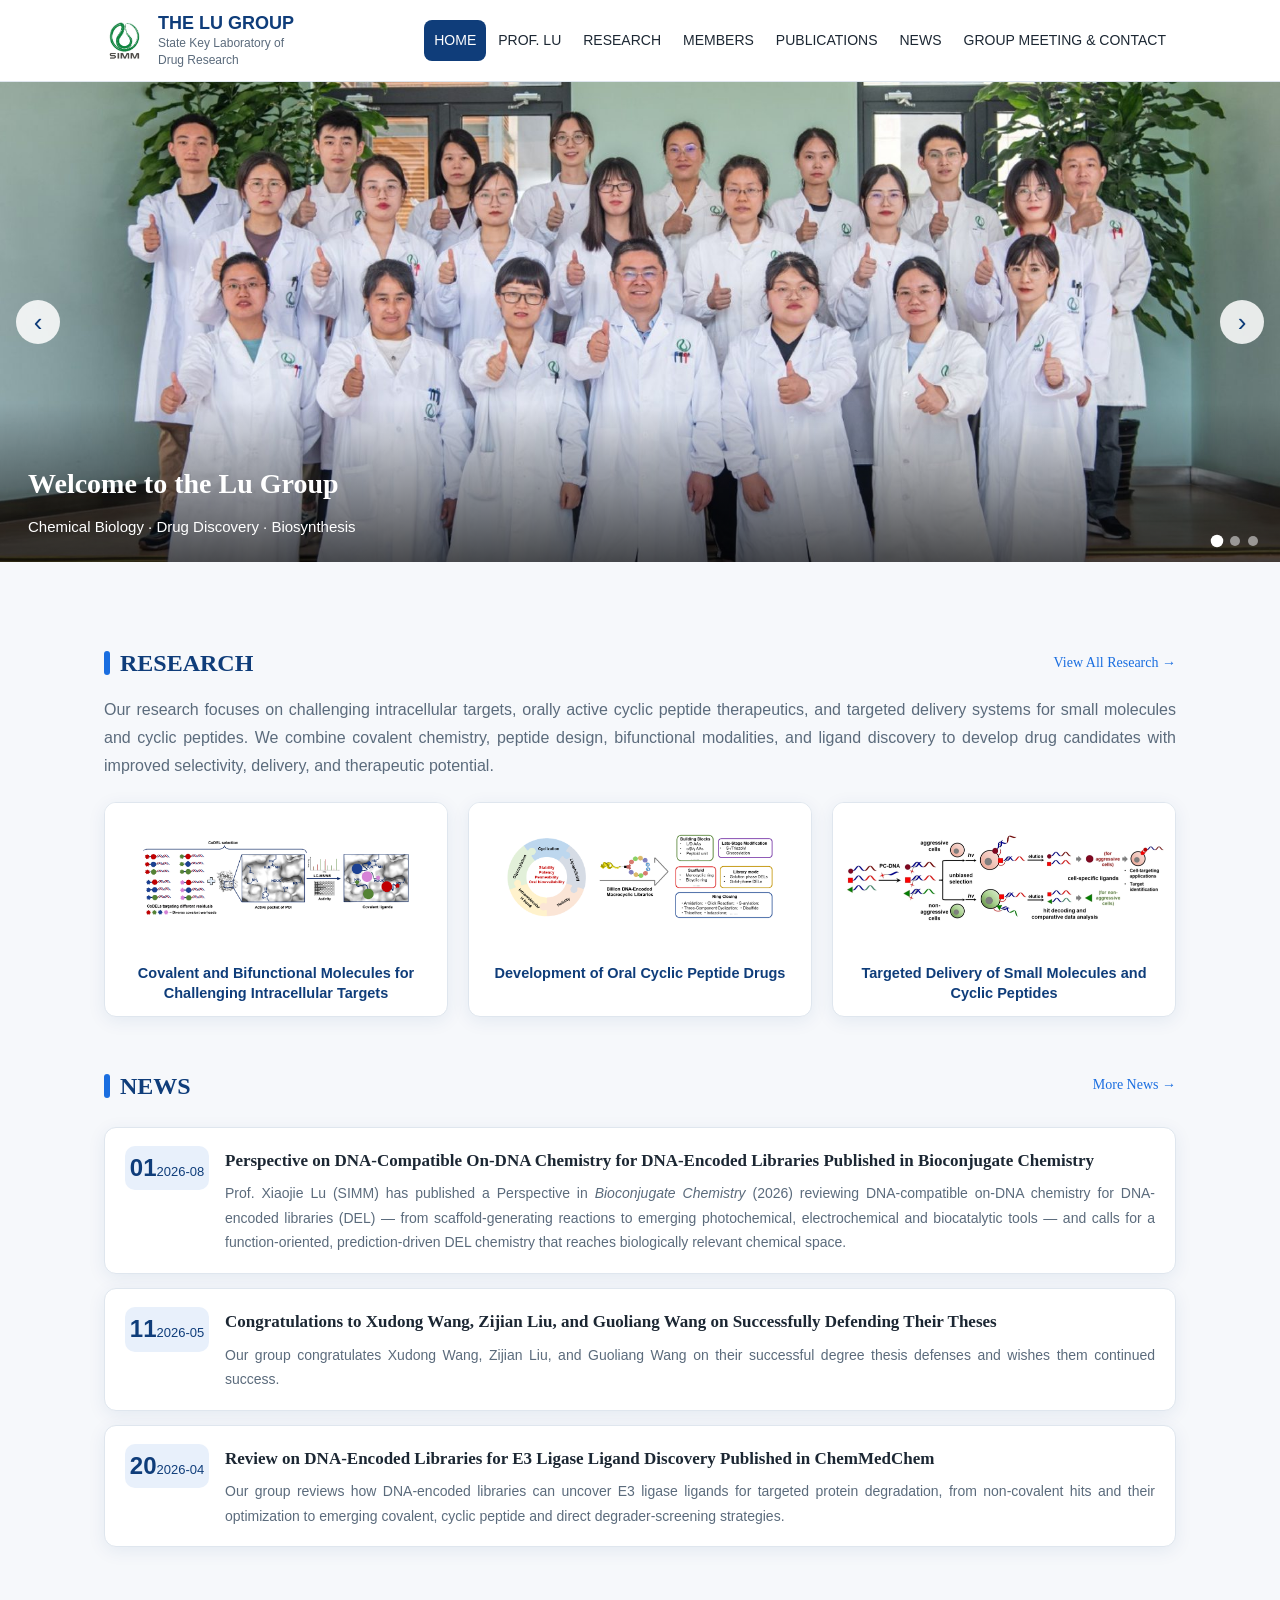
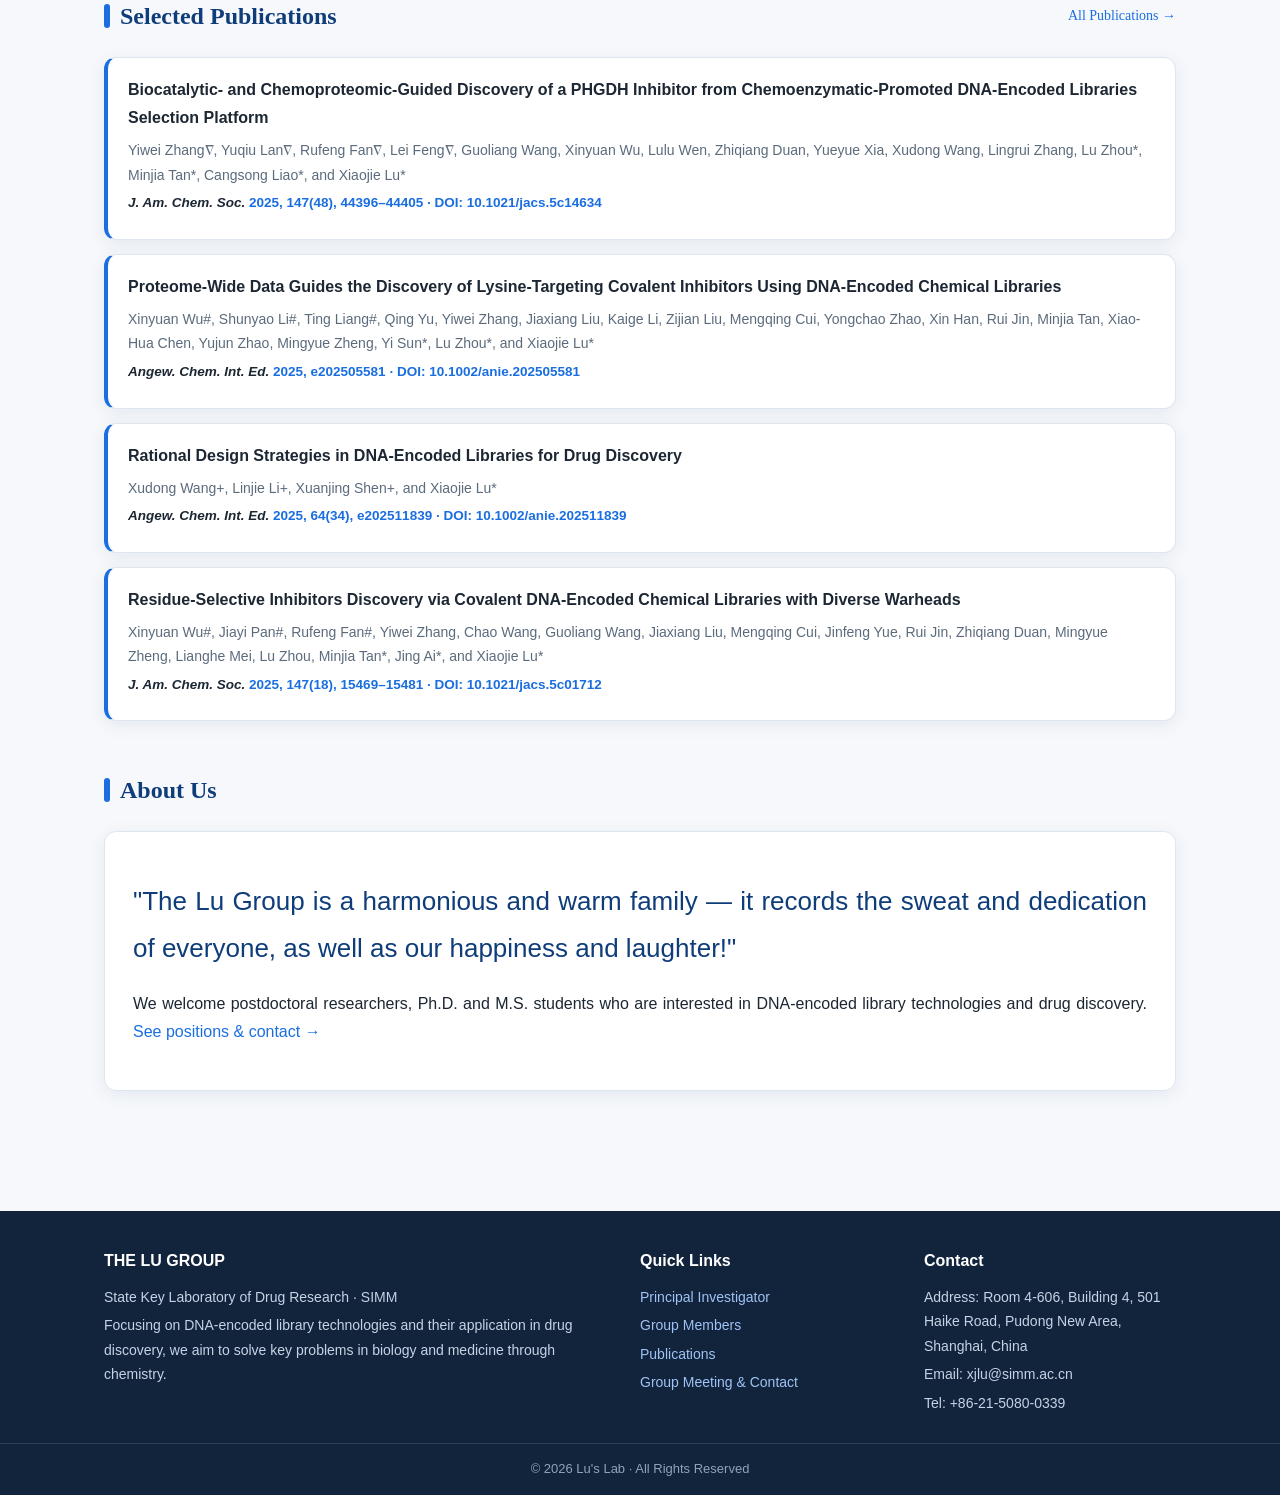
<file: index.html>
<!DOCTYPE html>
<html lang="zh-CN">
<head>
<meta charset="UTF-8">
<meta name="viewport" content="width=device-width, initial-scale=1.0">
<title>THE LU GROUP | State Key Laboratory of Drug Research</title>
<meta name="description" content="The Lu Group at the Shanghai Institute of Materia Medica (SIMM) — DNA-encoded library technology, chemical biology, and drug discovery.">
<link rel="stylesheet" href="css/style.css">
</head>
<body>

<header class="site-header">
  <div class="header-inner">
    <a class="brand" href="index.html">
      <img class="brand-logo" src="images/SIMM.jpg" alt="SIMM">
      <div class="brand-name">
        <strong>THE LU GROUP</strong>
        <span>State Key Laboratory of <br>Drug Research</span>
      </div>
    </a>
    <button class="nav-toggle" id="navToggle" aria-label="打开菜单">☰</button>
    <nav class="main-nav" id="mainNav">
      <ul>
        <li><a href="index.html" class="active">HOME</a></li>
        <li><a href="professor.html">PROF. LU</a></li>
        <li><a href="research.html">RESEARCH</a></li>
        <li><a href="members.html">MEMBERS</a></li>
        <li><a href="publications.html">PUBLICATIONS</a></li>
        <li><a href="news.html">NEWS</a></li>
        <li><a href="contact.html">GROUP MEETING & CONTACT</a></li>
      </ul>
    </nav>
  </div>
</header>


<main>
  <!-- 滚动图片放映（可替换原来的 hero 横幅） -->
<div class="carousel" id="carousel" aria-label="课题组图片轮播">
  <div class="carousel-viewport">
    <div class="carousel-track">

      <div class="carousel-slide active">
        <img src="images/主页1.jpg" alt="Welcome to the Lu Group">
        <div class="carousel-caption">
          <h2>Welcome to the Lu Group</h2>
          <p>Chemical Biology · Drug Discovery · Biosynthesis</p>
        </div>
      </div>

      <div class="carousel-slide slide-fit">
        <img src="images/主页2.jpg" alt="Speech at the 2026 Outstanding Graduates Experience-Sharing Session">
        <div class="carousel-caption">
          <h2>Speech at the 2026 Outstanding Graduates Experience-Sharing Session</h2>
          <p>Outstanding graduates share their experience and exchange ideas with current students.</p>
        </div>
      </div>

      <div class="carousel-slide">
        <img src="images/主页3.jpg" alt="Group activities">
        <div class="carousel-caption">
          <h2>Group Activities</h2>
          <p>Reliving the Magic: Our Lantern Festival in Pictures.</p>
        </div>
      </div>

    </div>
  </div>

  <button class="carousel-arrow prev" aria-label="Previous slide">‹</button>
  <button class="carousel-arrow next" aria-label="Next slide">›</button>
  <div class="carousel-dots"></div>
</div>

<div class="page">

    <section class="section">
      <h2 class="section-title">RESEARCH <a class="more" href="research.html">View All Research →</a></h2>
      <p class="research-overview">Our research focuses on challenging intracellular targets, orally active cyclic peptide therapeutics, and targeted delivery systems for small molecules and cyclic peptides. We combine covalent chemistry, peptide design, bifunctional modalities, and ligand discovery to develop drug candidates with improved selectivity, delivery, and therapeutic potential.</p>
      <div class="grid cols-3 research-grid">
        <a class="dir-home" href="research.html#dir-1">
          <span class="dir-home-img">
            <img src="images/research-1.png" alt="Covalent and bifunctional molecules for challenging intracellular targets">
          </span>
          <b class="dir-home-title">Covalent and Bifunctional Molecules for Challenging Intracellular Targets</b>
        </a>
        <a class="dir-home" href="research.html#dir-2">
          <span class="dir-home-img">
            <img src="images/research-2.png" alt="Development of oral cyclic peptide drugs">
          </span>
          <b class="dir-home-title">Development of Oral Cyclic Peptide Drugs</b>
        </a>
        <a class="dir-home" href="research.html#dir-3">
          <span class="dir-home-img">
            <img src="images/research-3.png" alt="Targeted delivery of small molecules and cyclic peptides">
          </span>
          <b class="dir-home-title">Targeted Delivery of Small Molecules and Cyclic Peptides</b>
        </a>
      </div>
    </section>

    <section class="section">
      <h2 class="section-title">NEWS <a class="more" href="news.html">More News →</a></h2>
      <ul class="news-list">
        <li class="news-item">
          <div class="news-date"><span class="d">01</span><span class="m">2026-08</span></div>
          <div>
            <h3><a href="news.html">Perspective on DNA-Compatible On-DNA Chemistry for DNA-Encoded Libraries Published in Bioconjugate Chemistry</a></h3>
            <p>Prof. Xiaojie Lu (SIMM) has published a Perspective in <i>Bioconjugate Chemistry</i> (2026) reviewing DNA-compatible on-DNA chemistry for DNA-encoded libraries (DEL) — from scaffold-generating reactions to emerging photochemical, electrochemical and biocatalytic tools — and calls for a function-oriented, prediction-driven DEL chemistry that reaches biologically relevant chemical space.</p>
          </div>
        </li>
        <li class="news-item">
          <div class="news-date"><span class="d">11</span><span class="m">2026-05</span></div>
          <div>
            <h3><a href="news.html#news-defense-2026">Congratulations to Xudong Wang, Zijian Liu, and Guoliang Wang on Successfully Defending Their Theses</a></h3>
            <p>Our group congratulates Xudong Wang, Zijian Liu, and Guoliang Wang on their successful degree thesis defenses and wishes them continued success.</p>
          </div>
        </li>
        <li class="news-item">
          <div class="news-date"><span class="d">20</span><span class="m">2026-04</span></div>
          <div>
            <h3><a href="news.html#news-e3-ligase-del-review">Review on DNA-Encoded Libraries for E3 Ligase Ligand Discovery Published in ChemMedChem</a></h3>
            <p>Our group reviews how DNA-encoded libraries can uncover E3 ligase ligands for targeted protein degradation, from non-covalent hits and their optimization to emerging covalent, cyclic peptide and direct degrader-screening strategies.</p>
          </div>
        </li>
      </ul>
    </section>

    <section class="section">
      <h2 class="section-title">Selected Publications <a class="more" href="publications.html">All Publications →</a></h2>
      <ul class="pub-list">
        <li class="pub-item">
          <p class="pub-title"><a href="publications.html#pub-phgdh">Biocatalytic- and Chemoproteomic-Guided Discovery of a PHGDH Inhibitor from Chemoenzymatic-Promoted DNA-Encoded Libraries Selection Platform</a></p>
          <p class="pub-authors">Yiwei Zhang∇, Yuqiu Lan∇, Rufeng Fan∇, Lei Feng∇, Guoliang Wang, Xinyuan Wu, Lulu Wen, Zhiqiang Duan, Yueyue Xia, Xudong Wang, Lingrui Zhang, Lu Zhou*, Minjia Tan*, Cangsong Liao*, and Xiaojie Lu*</p>
          <p class="pub-meta"><em>J. Am. Chem. Soc.</em> 2025, 147(48), 44396–44405 &middot; DOI: 10.1021/jacs.5c14634</p>
        </li>
        <li class="pub-item">
          <p class="pub-title"><a href="publications.html#pub-proteome">Proteome-Wide Data Guides the Discovery of Lysine-Targeting Covalent Inhibitors Using DNA-Encoded Chemical Libraries</a></p>
          <p class="pub-authors">Xinyuan Wu#, Shunyao Li#, Ting Liang#, Qing Yu, Yiwei Zhang, Jiaxiang Liu, Kaige Li, Zijian Liu, Mengqing Cui, Yongchao Zhao, Xin Han, Rui Jin, Minjia Tan, Xiao-Hua Chen, Yujun Zhao, Mingyue Zheng, Yi Sun*, Lu Zhou*, and Xiaojie Lu*</p>
          <p class="pub-meta"><em>Angew. Chem. Int. Ed.</em> 2025, e202505581 &middot; DOI: 10.1002/anie.202505581</p>
        </li>
        <li class="pub-item">
          <p class="pub-title"><a href="publications.html#pub-rational">Rational Design Strategies in DNA-Encoded Libraries for Drug Discovery</a></p>
          <p class="pub-authors">Xudong Wang+, Linjie Li+, Xuanjing Shen+, and Xiaojie Lu*</p>
          <p class="pub-meta"><em>Angew. Chem. Int. Ed.</em> 2025, 64(34), e202511839 &middot; DOI: 10.1002/anie.202511839</p>
        </li>
        <li class="pub-item">
          <p class="pub-title"><a href="publications.html#pub-residue">Residue-Selective Inhibitors Discovery via Covalent DNA-Encoded Chemical Libraries with Diverse Warheads</a></p>
          <p class="pub-authors">Xinyuan Wu#, Jiayi Pan#, Rufeng Fan#, Yiwei Zhang, Chao Wang, Guoliang Wang, Jiaxiang Liu, Mengqing Cui, Jinfeng Yue, Rui Jin, Zhiqiang Duan, Mingyue Zheng, Lianghe Mei, Lu Zhou, Minjia Tan*, Jing Ai*, and Xiaojie Lu*</p>
          <p class="pub-meta"><em>J. Am. Chem. Soc.</em> 2025, 147(18), 15469–15481 &middot; DOI: 10.1021/jacs.5c01712</p>
        </li>
      </ul>
    </section>

    <section class="section">
      <h2 class="section-title">About Us</h2>
      <div class="prose">
        <p class="about-quote">"The Lu Group is a harmonious and warm family — it records the sweat and dedication of everyone, as well as our happiness and laughter!"</p>
        <p>We welcome postdoctoral researchers, Ph.D. and M.S. students who are interested in DNA-encoded library technologies and drug discovery. <a href="contact.html">See positions &amp; contact &rarr;</a></p>
      </div>
    </section>
  </div>
</main>

<footer class="site-footer">
  <div class="footer-inner">
    <div>
      <h4>THE LU GROUP</h4>
      <p>State Key Laboratory of Drug Research · SIMM </p>
      <p>Focusing on DNA-encoded library technologies and their application in drug discovery, we aim to solve key problems in biology and medicine through chemistry.</p>
    </div>
    <div>
      <h4>Quick Links</h4>
      <p><a href="professor.html">Principal Investigator</a></p>
      <p><a href="members.html">Group Members</a></p>
      <p><a href="publications.html">Publications</a></p>
      <p><a href="contact.html">Group Meeting &amp; Contact</a></p>
    </div>
    <div>
      <h4>Contact</h4>
      <p>Address: Room 4-606, Building 4, 501 Haike Road, Pudong New Area, Shanghai, China</p>
      <p>Email: xjlu@simm.ac.cn</p>
      <p>Tel: +86-21-5080-0339</p>
    </div>
  </div>
  <div class="footer-bottom">© 2026 Lu's Lab · All Rights Reserved</div>
</footer>

<script src="js/main.js"></script>
</body>
</html>
</file>
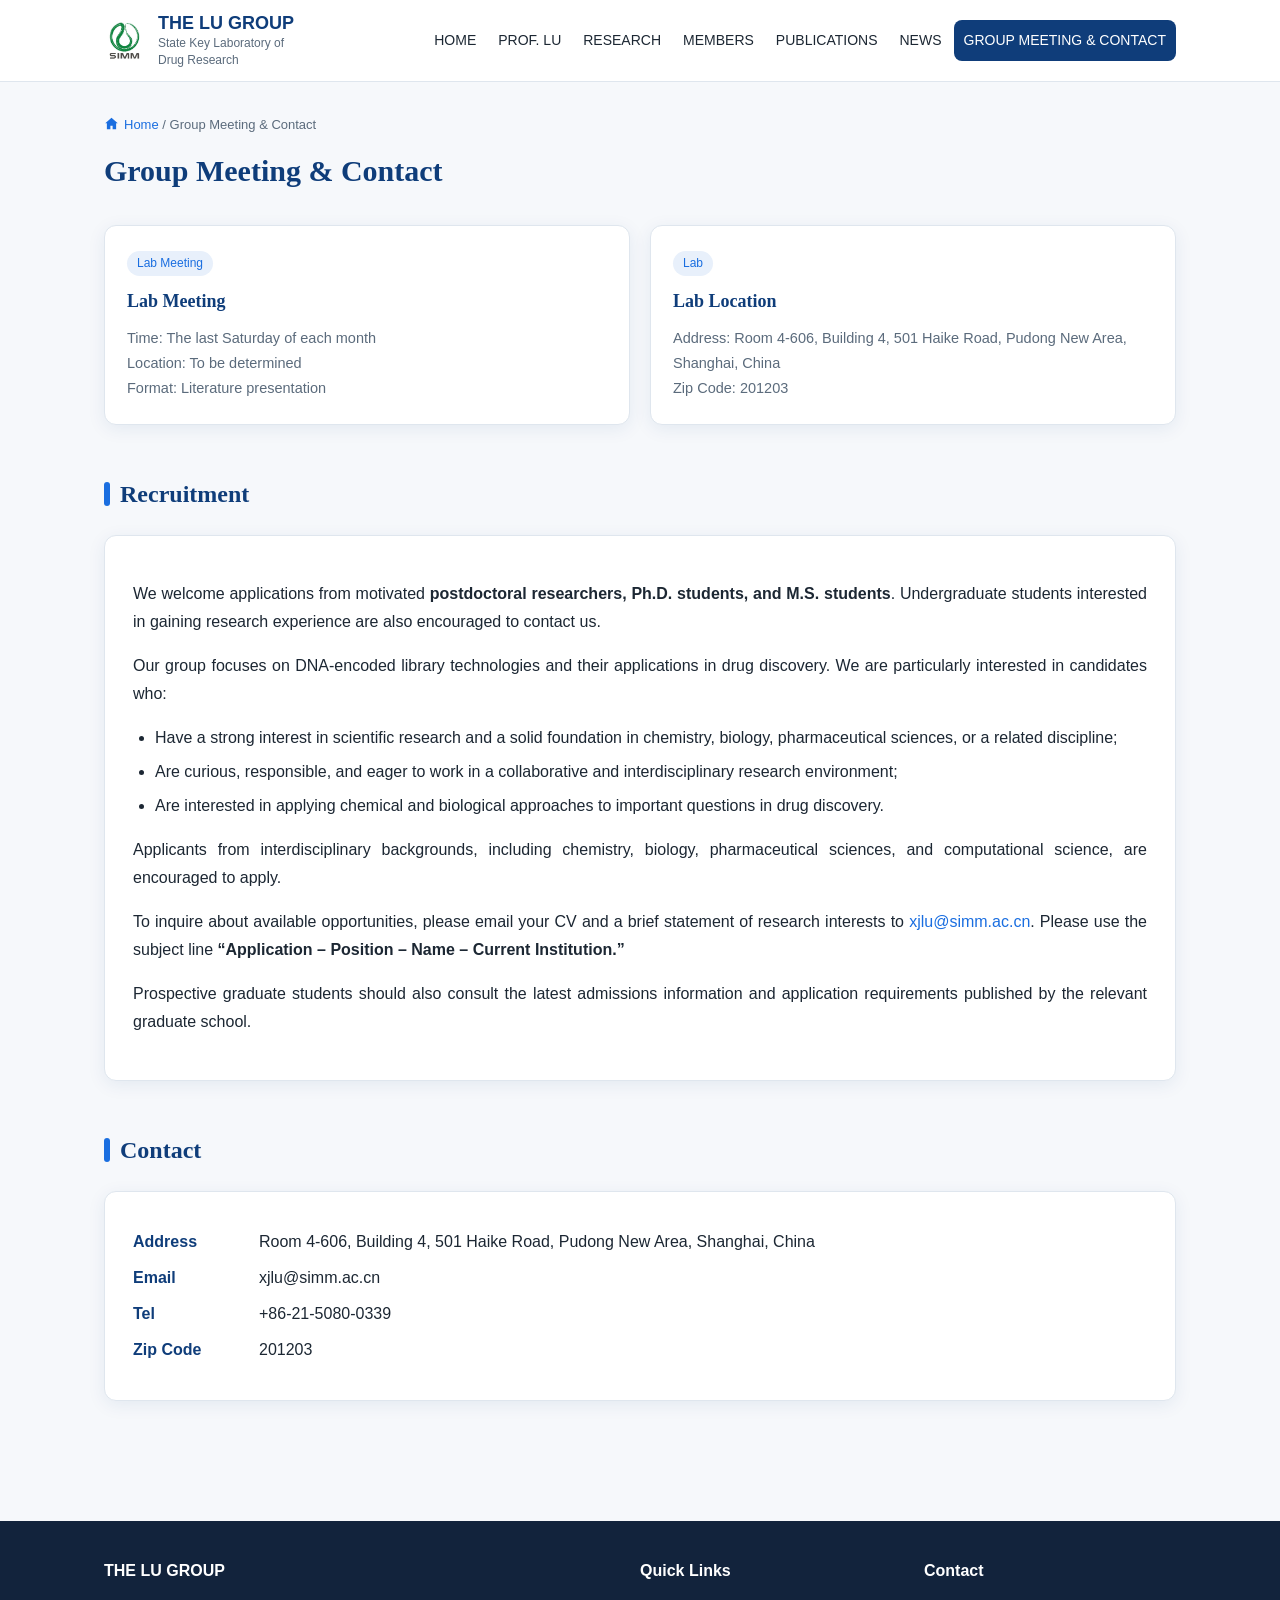
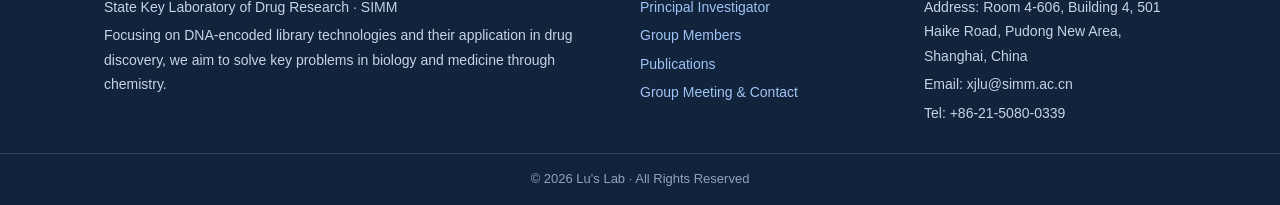
<file: contact.html>
<!DOCTYPE html>
<html lang="zh-CN">
<head>
<meta charset="UTF-8">
<meta name="viewport" content="width=device-width, initial-scale=1.0">
<title>Group Meeting &amp; Contact | THE LU GROUP</title>
<meta name="description" content="The Lu Group at the Shanghai Institute of Materia Medica (SIMM) — DNA-encoded library technology, chemical biology, and drug discovery.">
<link rel="stylesheet" href="css/style.css">
</head>
<body>

<header class="site-header">
  <div class="header-inner">
    <a class="brand" href="index.html">
      <img class="brand-logo" src="images/SIMM.jpg" alt="SIMM">
      <div class="brand-name">
        <strong>THE LU GROUP</strong>
        <span>State Key Laboratory of <br>Drug Research</span>
      </div>
    </a>
    <button class="nav-toggle" id="navToggle" aria-label="打开菜单">☰</button>
    <nav class="main-nav" id="mainNav">
      <ul>
        <li><a href="index.html">HOME</a></li>
        <li><a href="professor.html">PROF. LU</a></li>
        <li><a href="research.html">RESEARCH</a></li>
        <li><a href="members.html">MEMBERS</a></li>
        <li><a href="publications.html">PUBLICATIONS</a></li>
        <li><a href="news.html">NEWS</a></li>
        <li><a href="contact.html" class="active">GROUP MEETING &amp; CONTACT</a></li>
      </ul>
    </nav>
  </div>
</header>



<main class="page">
  <div class="breadcrumb"><img class="bc-home-icon" src="images/home-icon.svg" alt="Home"><a href="index.html">Home</a> / Group Meeting &amp; Contact</div>
  <div class="page-head">
    <h1>Group Meeting &amp; Contact</h1>
  </div>

  <div class="grid cols-2">
    <div class="card">
      <span class="tag">Lab Meeting</span>
      <h3>Lab Meeting</h3>
      <p>Time: The last Saturday of each month</p>
      <p>Location: To be determined</p>
      <p>Format: Literature presentation</p>
    </div>
    <div class="card">
      <span class="tag">Lab</span>
      <h3>Lab Location</h3>
      <p>Address: Room 4-606, Building 4, 501 Haike Road, Pudong New Area, Shanghai, China</p>
      <p>Zip Code: 201203</p>
    </div>
  </div>

  <section class="section">
    <h2 class="section-title">Recruitment</h2>
    <div class="prose">
      <p>We welcome applications from motivated <strong>postdoctoral researchers, Ph.D. students, and M.S. students</strong>. Undergraduate students interested in gaining research experience are also encouraged to contact us.</p>
      <p>Our group focuses on DNA-encoded library technologies and their applications in drug discovery. We are particularly interested in candidates who:</p>
      <ul>
        <li>Have a strong interest in scientific research and a solid foundation in chemistry, biology, pharmaceutical sciences, or a related discipline;</li>
        <li>Are curious, responsible, and eager to work in a collaborative and interdisciplinary research environment;</li>
        <li>Are interested in applying chemical and biological approaches to important questions in drug discovery.</li>
      </ul>
      <p>Applicants from interdisciplinary backgrounds, including chemistry, biology, pharmaceutical sciences, and computational science, are encouraged to apply.</p>
      <p>To inquire about available opportunities, please email your CV and a brief statement of research interests to <a href="mailto:xjlu@simm.ac.cn">xjlu@simm.ac.cn</a>. Please use the subject line <strong>“Application – Position – Name – Current Institution.”</strong></p>
      <p>Prospective graduate students should also consult the latest admissions information and application requirements published by the relevant graduate school.</p>
    </div>
  </section>

  <section class="section">
    <h2 class="section-title">Contact</h2>
    <div class="prose">
      <div class="kv">
        <b>Address</b><span>Room 4-606, Building 4, 501 Haike Road, Pudong New Area, Shanghai, China</span>
        <b>Email</b><span>xjlu@simm.ac.cn</span>
        <b>Tel</b><span>+86-21-5080-0339</span>
        <b>Zip Code</b><span>201203</span>
      </div>
    </div>
  </section>
</main>

<footer class="site-footer">
  <div class="footer-inner">
    <div>
      <h4>THE LU GROUP</h4>
      <p>State Key Laboratory of Drug Research · SIMM </p>
      <p>Focusing on DNA-encoded library technologies and their application in drug discovery, we aim to solve key problems in biology and medicine through chemistry.</p>
    </div>
    <div>
      <h4>Quick Links</h4>
      <p><a href="professor.html">Principal Investigator</a></p>
      <p><a href="members.html">Group Members</a></p>
      <p><a href="publications.html">Publications</a></p>
      <p><a href="contact.html">Group Meeting & Contact</a></p>
    </div>
    <div>
      <h4>Contact</h4>
      <p>Address: Room 4-606, Building 4, 501 Haike Road, Pudong New Area, Shanghai, China</p>
      <p>Email: xjlu@simm.ac.cn</p>
      <p>Tel: +86-21-5080-0339</p>
    </div>
  </div>
  <div class="footer-bottom">© 2026 Lu's Lab · All Rights Reserved</div>
</footer>

<script src="js/main.js"></script>
</body>
</html>
</file>
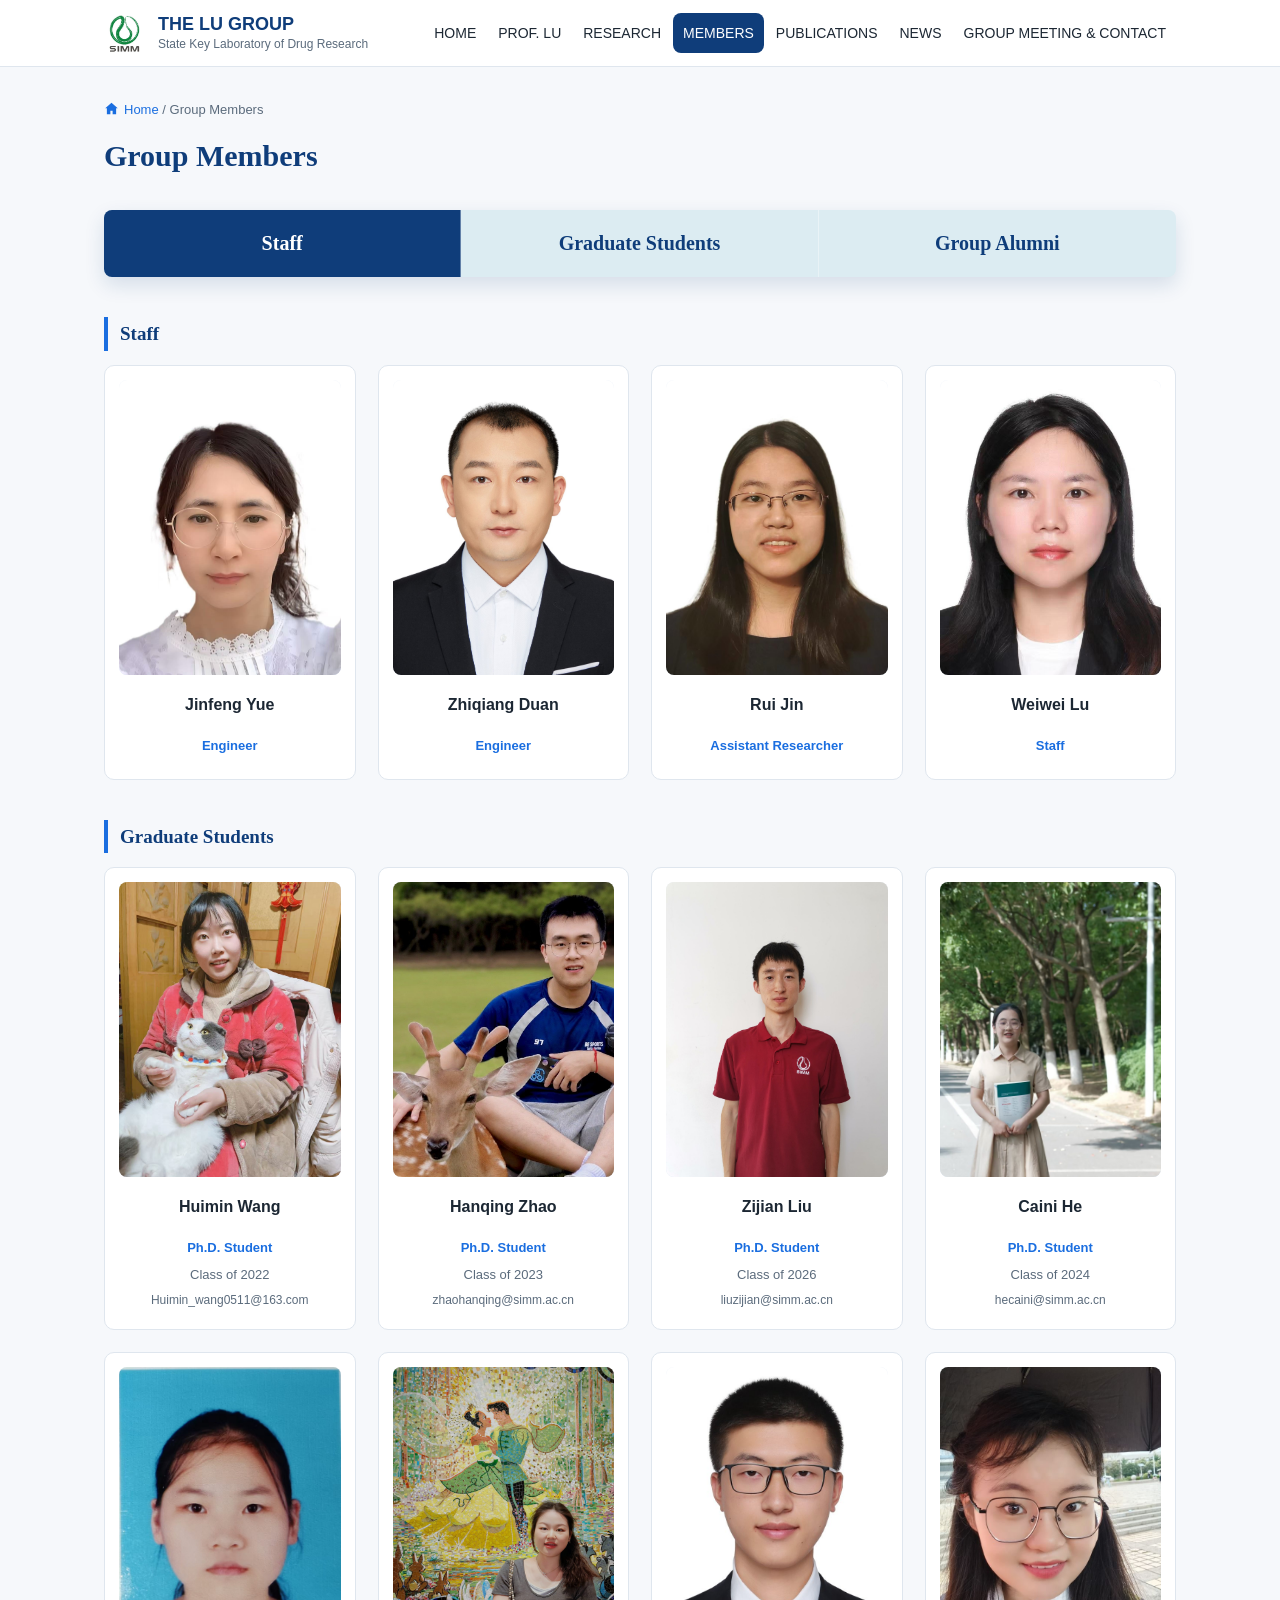
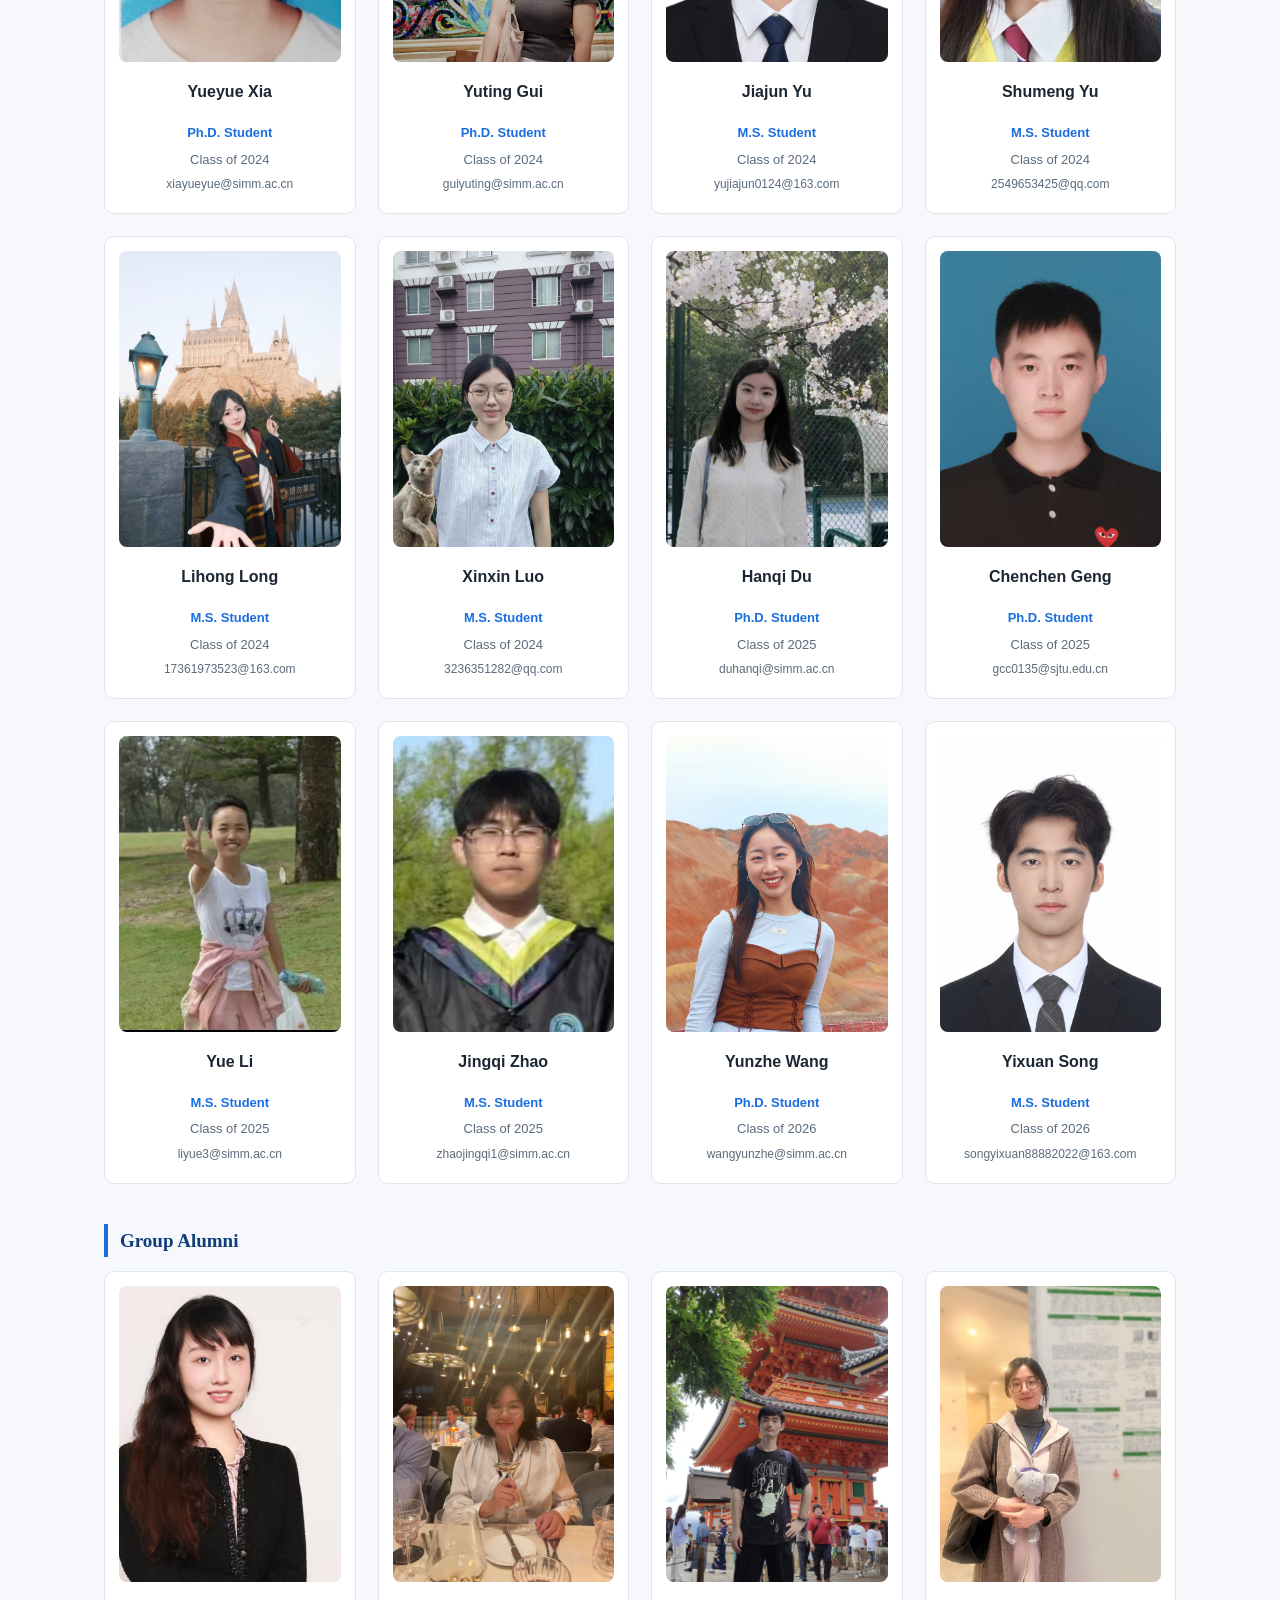
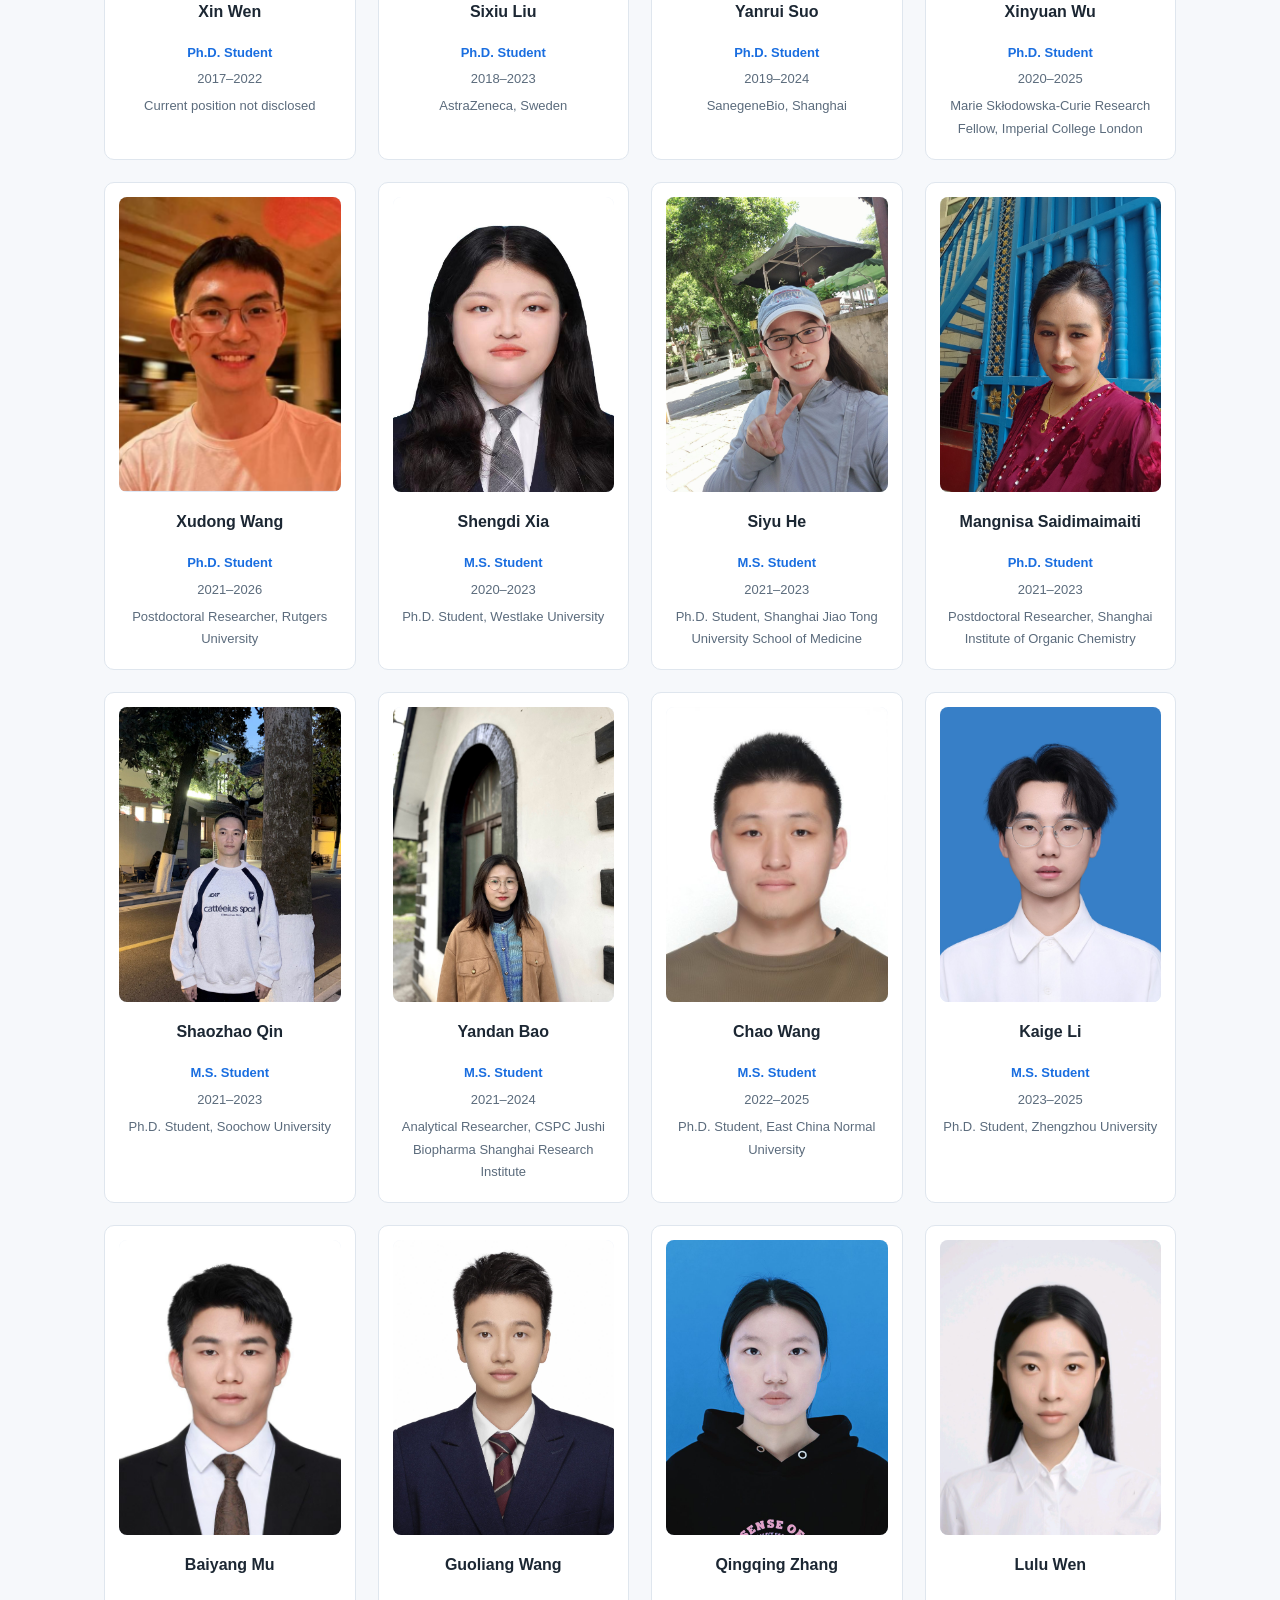
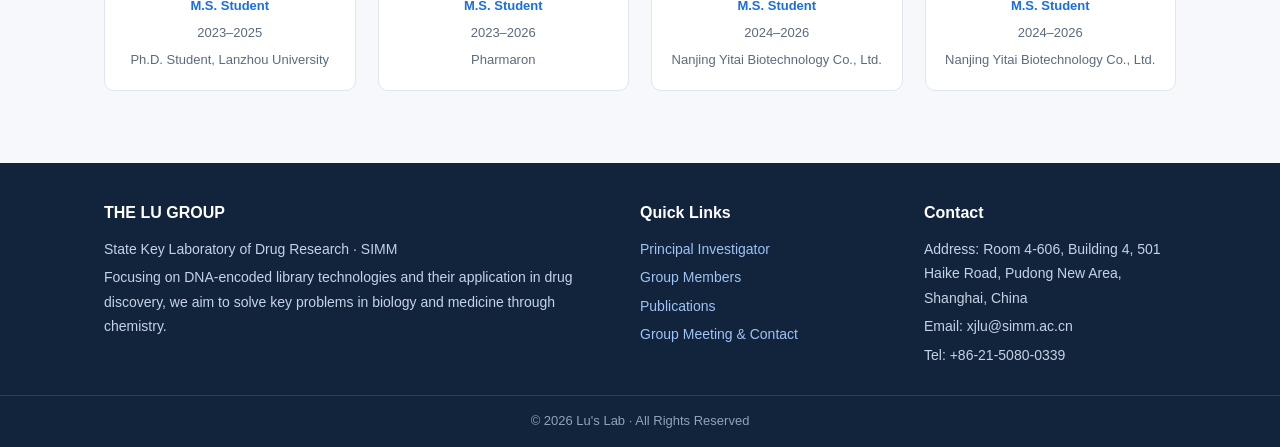
<file: members.html>
<!DOCTYPE html>
<html lang="zh-CN">
<head>
<meta charset="UTF-8">
<meta name="viewport" content="width=device-width, initial-scale=1.0">
<title>Members | THE LU GROUP</title>
<meta name="description" content="The Lu Group at the Shanghai Institute of Materia Medica (SIMM) — DNA-encoded library technology, chemical biology, and drug discovery.">
<link rel="stylesheet" href="css/style.css">
</head>
<body>

<header class="site-header">
  <div class="header-inner">
    <a class="brand" href="index.html">
      <img class="brand-logo" src="images/SIMM.jpg" alt="SIMM">
      <div class="brand-name">
        <strong>THE LU GROUP</strong>
        <span>State Key Laboratory of Drug Research</span>
      </div>
    </a>
    <button class="nav-toggle" id="navToggle" aria-label="打开菜单">☰</button>
    <nav class="main-nav" id="mainNav">
      <ul>
        <li><a href="index.html">HOME</a></li>
        <li><a href="professor.html">PROF. LU</a></li>
        <li><a href="research.html">RESEARCH</a></li>
        <li><a href="members.html" class="active">MEMBERS</a></li>
        <li><a href="publications.html">PUBLICATIONS</a></li>
        <li><a href="news.html">NEWS</a></li>
        <li><a href="contact.html">GROUP MEETING & CONTACT</a></li>
      </ul>
    </nav>
  </div>
</header>



<main class="page">
  <div class="breadcrumb"><img class="bc-home-icon" src="images/home-icon.svg" alt="Home"><a href="index.html">Home</a> / Group Members</div>
  <div class="page-head">
    <h1>Group Members</h1>
  </div>

  <nav class="member-tabs" aria-label="Member categories">
    <a class="member-tab active" href="#staff">Staff</a>
    <a class="member-tab" href="#graduate-students">Graduate Students</a>
    <a class="member-tab" href="#group-alumni">Group Alumni</a>
  </nav>

  <section class="member-section" id="staff">
    <h2 class="group-label">Staff</h2>
    <div class="member-grid staff-grid">
      <div class="member-card">
        <div class="member-photo"><img src="images/yjf.jpeg" alt="Jinfeng Yue" loading="lazy"></div>
        <p class="name">Jinfeng Yue</p><p class="role">Engineer</p>
      </div>
      <div class="member-card">
        <div class="member-photo"><img src="images/dzq.jpg" alt="Zhiqiang Duan" loading="lazy"></div>
        <p class="name">Zhiqiang Duan</p><p class="role">Engineer</p>
      </div>
      <div class="member-card">
        <div class="member-photo"><img src="images/金瑞.jpg" alt="Rui Jin" loading="lazy"></div>
        <p class="name">Rui Jin</p><p class="role">Assistant Researcher</p>
      </div>
      <div class="member-card">
        <div class="member-photo"><img src="images/lww.jpg" alt="Weiwei Lu" loading="lazy"></div>
        <p class="name">Weiwei Lu</p><p class="role">Staff</p>
      </div>
    </div>
  </section>

  <h2 class="group-label" id="graduate-students">Graduate Students</h2>
  <div class="member-grid">
    <div class="member-card"><div class="member-photo"><img src="images/whm.jpg" alt="Huimin Wang" loading="lazy"></div><p class="name">Huimin Wang</p><p class="role">Ph.D. Student</p><p class="note">Class of 2022</p><p class="email">Huimin_wang0511@163.com</p></div>
    <div class="member-card"><div class="member-photo"><img src="images/zhq.jpeg" alt="Hanqing Zhao" loading="lazy"></div><p class="name">Hanqing Zhao</p><p class="role">Ph.D. Student</p><p class="note">Class of 2023</p><p class="email">zhaohanqing@simm.ac.cn</p></div>
    <div class="member-card"><div class="member-photo"><img src="images/lzj.jpg" alt="Zijian Liu" loading="lazy"></div><p class="name">Zijian Liu</p><p class="role">Ph.D. Student</p><p class="note">Class of 2026</p><p class="email">liuzijian@simm.ac.cn</p></div>
    <div class="member-card"><div class="member-photo"><img src="images/hcn.jpg" alt="Caini He" loading="lazy"></div><p class="name">Caini He</p><p class="role">Ph.D. Student</p><p class="note">Class of 2024</p><p class="email">hecaini@simm.ac.cn</p></div>
    <div class="member-card"><div class="member-photo"><img src="images/xyy.jpg" alt="Yueyue Xia" loading="lazy"></div><p class="name">Yueyue Xia</p><p class="role">Ph.D. Student</p><p class="note">Class of 2024</p><p class="email">xiayueyue@simm.ac.cn</p></div>
    <div class="member-card"><div class="member-photo"><img src="images/gyt.jpg" alt="Yuting Gui" loading="lazy"></div><p class="name">Yuting Gui</p><p class="role">Ph.D. Student</p><p class="note">Class of 2024</p><p class="email">guiyuting@simm.ac.cn</p></div>
    <div class="member-card"><div class="member-photo"><img src="images/yjj.jpeg" alt="Jiajun Yu" loading="lazy"></div><p class="name">Jiajun Yu</p><p class="role">M.S. Student</p><p class="note">Class of 2024</p><p class="email">yujiajun0124@163.com</p></div>
    <div class="member-card"><div class="member-photo"><img src="images/ysm.jpg" alt="Shumeng Yu" loading="lazy"></div><p class="name">Shumeng Yu</p><p class="role">M.S. Student</p><p class="note">Class of 2024</p><p class="email">2549653425@qq.com</p></div>
    <div class="member-card"><div class="member-photo"><img src="images/llh.jpg" alt="Lihong Long" loading="lazy"></div><p class="name">Lihong Long</p><p class="role">M.S. Student</p><p class="note">Class of 2024</p><p class="email">17361973523@163.com</p></div>
    <div class="member-card"><div class="member-photo"><img src="images/lxx.jpg" alt="Xinxin Luo" loading="lazy"></div><p class="name">Xinxin Luo</p><p class="role">M.S. Student</p><p class="note">Class of 2024</p><p class="email">3236351282@qq.com</p></div>
    <div class="member-card"><div class="member-photo"><img src="images/dhq.jpg" alt="Hanqi Du" loading="lazy"></div><p class="name">Hanqi Du</p><p class="role">Ph.D. Student</p><p class="note">Class of 2025</p><p class="email">duhanqi@simm.ac.cn</p></div>
    <div class="member-card"><div class="member-photo"><img src="images/gcc.jpg" alt="Chenchen Geng" loading="lazy"></div><p class="name">Chenchen Geng</p><p class="role">Ph.D. Student</p><p class="note">Class of 2025</p><p class="email">gcc0135@sjtu.edu.cn</p></div>
    <div class="member-card"><div class="member-photo"><img src="images/ly.jpg" alt="Yue Li" loading="lazy"></div><p class="name">Yue Li</p><p class="role">M.S. Student</p><p class="note">Class of 2025</p><p class="email">liyue3@simm.ac.cn</p></div>
    <div class="member-card"><div class="member-photo"><img src="images/赵璟琦.png" alt="Jingqi Zhao" loading="lazy"></div><p class="name">Jingqi Zhao</p><p class="role">M.S. Student</p><p class="note">Class of 2025</p><p class="email">zhaojingqi1@simm.ac.cn</p></div>
    <div class="member-card"><div class="member-photo"><img src="images/wyz.jpeg" alt="Yunzhe Wang" loading="lazy"></div><p class="name">Yunzhe Wang</p><p class="role">Ph.D. Student</p><p class="note">Class of 2026</p><p class="email">wangyunzhe@simm.ac.cn</p></div>
    <div class="member-card"><div class="member-photo"><img src="images/syx.jpg" alt="Yixuan Song" loading="lazy"></div><p class="name">Yixuan Song</p><p class="role">M.S. Student</p><p class="note">Class of 2026</p><p class="email">songyixuan88882022@163.com</p></div>
  </div>

  <h2 class="group-label" id="group-alumni">Group Alumni</h2>
  <div class="member-grid">
    <div class="member-card"><div class="member-photo"><img src="images/wx.jpg" alt="Xin Wen" loading="lazy"></div><p class="name">Xin Wen</p><p class="role">Ph.D. Student</p><p class="note">2017–2022</p><p class="note">Current position not disclosed</p></div>
    <div class="member-card"><div class="member-photo"><img src="images/lsx.jpg" alt="Sixiu Liu" loading="lazy"></div><p class="name">Sixiu Liu</p><p class="role">Ph.D. Student</p><p class="note">2018–2023</p><p class="note">AstraZeneca, Sweden</p></div>
    <div class="member-card"><div class="member-photo"><img src="images/syr.jpg" alt="Yanrui Suo" loading="lazy"></div><p class="name">Yanrui Suo</p><p class="role">Ph.D. Student</p><p class="note">2019–2024</p><p class="note">SanegeneBio, Shanghai</p></div>
    <div class="member-card"><div class="member-photo"><img src="images/wxy.jpeg" alt="Xinyuan Wu" loading="lazy"></div><p class="name">Xinyuan Wu</p><p class="role">Ph.D. Student</p><p class="note">2020–2025</p><p class="note">Marie Skłodowska-Curie Research Fellow, Imperial College London</p></div>
    <div class="member-card"><div class="member-photo"><img src="images/wxd.png" alt="Xudong Wang" loading="lazy"></div><p class="name">Xudong Wang</p><p class="role">Ph.D. Student</p><p class="note">2021–2026</p><p class="note">Postdoctoral Researcher, Rutgers University</p></div>
    <div class="member-card"><div class="member-photo"><img src="images/xsd.jpg" alt="Shengdi Xia" loading="lazy"></div><p class="name">Shengdi Xia</p><p class="role">M.S. Student</p><p class="note">2020–2023</p><p class="note">Ph.D. Student, Westlake University</p></div>
    <div class="member-card"><div class="member-photo"><img src="images/hsy.jpg" alt="Siyu He" loading="lazy"></div><p class="name">Siyu He</p><p class="role">M.S. Student</p><p class="note">2021–2023</p><p class="note">Ph.D. Student, Shanghai Jiao Tong University School of Medicine</p></div>
    <div class="member-card"><div class="member-photo"><img src="images/mns.jpg" alt="Mangnisa Saidimaimaiti" loading="lazy"></div><p class="name">Mangnisa Saidimaimaiti</p><p class="role">Ph.D. Student</p><p class="note">2021–2023</p><p class="note">Postdoctoral Researcher, Shanghai Institute of Organic Chemistry</p></div>
    <div class="member-card"><div class="member-photo"><img src="images/qsz.jpeg" alt="Shaozhao Qin" loading="lazy"></div><p class="name">Shaozhao Qin</p><p class="role">M.S. Student</p><p class="note">2021–2023</p><p class="note">Ph.D. Student, Soochow University</p></div>
    <div class="member-card"><div class="member-photo"><img src="images/byd.jpeg" alt="Yandan Bao" loading="lazy"></div><p class="name">Yandan Bao</p><p class="role">M.S. Student</p><p class="note">2021–2024</p><p class="note">Analytical Researcher, CSPC Jushi Biopharma Shanghai Research Institute</p></div>
    <div class="member-card"><div class="member-photo"><img src="images/wc.jpg" alt="Chao Wang" loading="lazy"></div><p class="name">Chao Wang</p><p class="role">M.S. Student</p><p class="note">2022–2025</p><p class="note">Ph.D. Student, East China Normal University</p></div>
    <div class="member-card"><div class="member-photo"><img src="images/lkg.jpeg" alt="Kaige Li" loading="lazy"></div><p class="name">Kaige Li</p><p class="role">M.S. Student</p><p class="note">2023–2025</p><p class="note">Ph.D. Student, Zhengzhou University</p></div>
    <div class="member-card"><div class="member-photo"><img src="images/mby.jpg" alt="Baiyang Mu" loading="lazy"></div><p class="name">Baiyang Mu</p><p class="role">M.S. Student</p><p class="note">2023–2025</p><p class="note">Ph.D. Student, Lanzhou University</p></div>
    <div class="member-card"><div class="member-photo"><img src="images/wgl.jpeg" alt="Guoliang Wang" loading="lazy"></div><p class="name">Guoliang Wang</p><p class="role">M.S. Student</p><p class="note">2023–2026</p><p class="note">Pharmaron</p></div>
    <div class="member-card"><div class="member-photo"><img src="images/zqq.jpg" alt="Qingqing Zhang" loading="lazy"></div><p class="name">Qingqing Zhang</p><p class="role">M.S. Student</p><p class="note">2024–2026</p><p class="note">Nanjing Yitai Biotechnology Co., Ltd.</p></div>
    <div class="member-card"><div class="member-photo"><img src="images/wll.jpg" alt="Lulu Wen" loading="lazy"></div><p class="name">Lulu Wen</p><p class="role">M.S. Student</p><p class="note">2024–2026</p><p class="note">Nanjing Yitai Biotechnology Co., Ltd.</p></div>
  </div>
</main>

<footer class="site-footer">
  <div class="footer-inner">
    <div>
      <h4>THE LU GROUP</h4>
      <p>State Key Laboratory of Drug Research · SIMM </p>
      <p>Focusing on DNA-encoded library technologies and their application in drug discovery, we aim to solve key problems in biology and medicine through chemistry.</p>
    </div>
    <div>
      <h4>Quick Links</h4>
      <p><a href="professor.html">Principal Investigator</a></p>
      <p><a href="members.html">Group Members</a></p>
      <p><a href="publications.html">Publications</a></p>
      <p><a href="contact.html">Group Meeting & Contact</a></p>
    </div>
    <div>
      <h4>Contact</h4>
      <p>Address: Room 4-606, Building 4, 501 Haike Road, Pudong New Area, Shanghai, China</p>
      <p>Email: xjlu@simm.ac.cn</p>
      <p>Tel: +86-21-5080-0339</p>
    </div>
  </div>
  <div class="footer-bottom">© 2026 Lu's Lab · All Rights Reserved</div>
</footer>

<script src="js/main.js"></script>
</body>
</html>
</file>
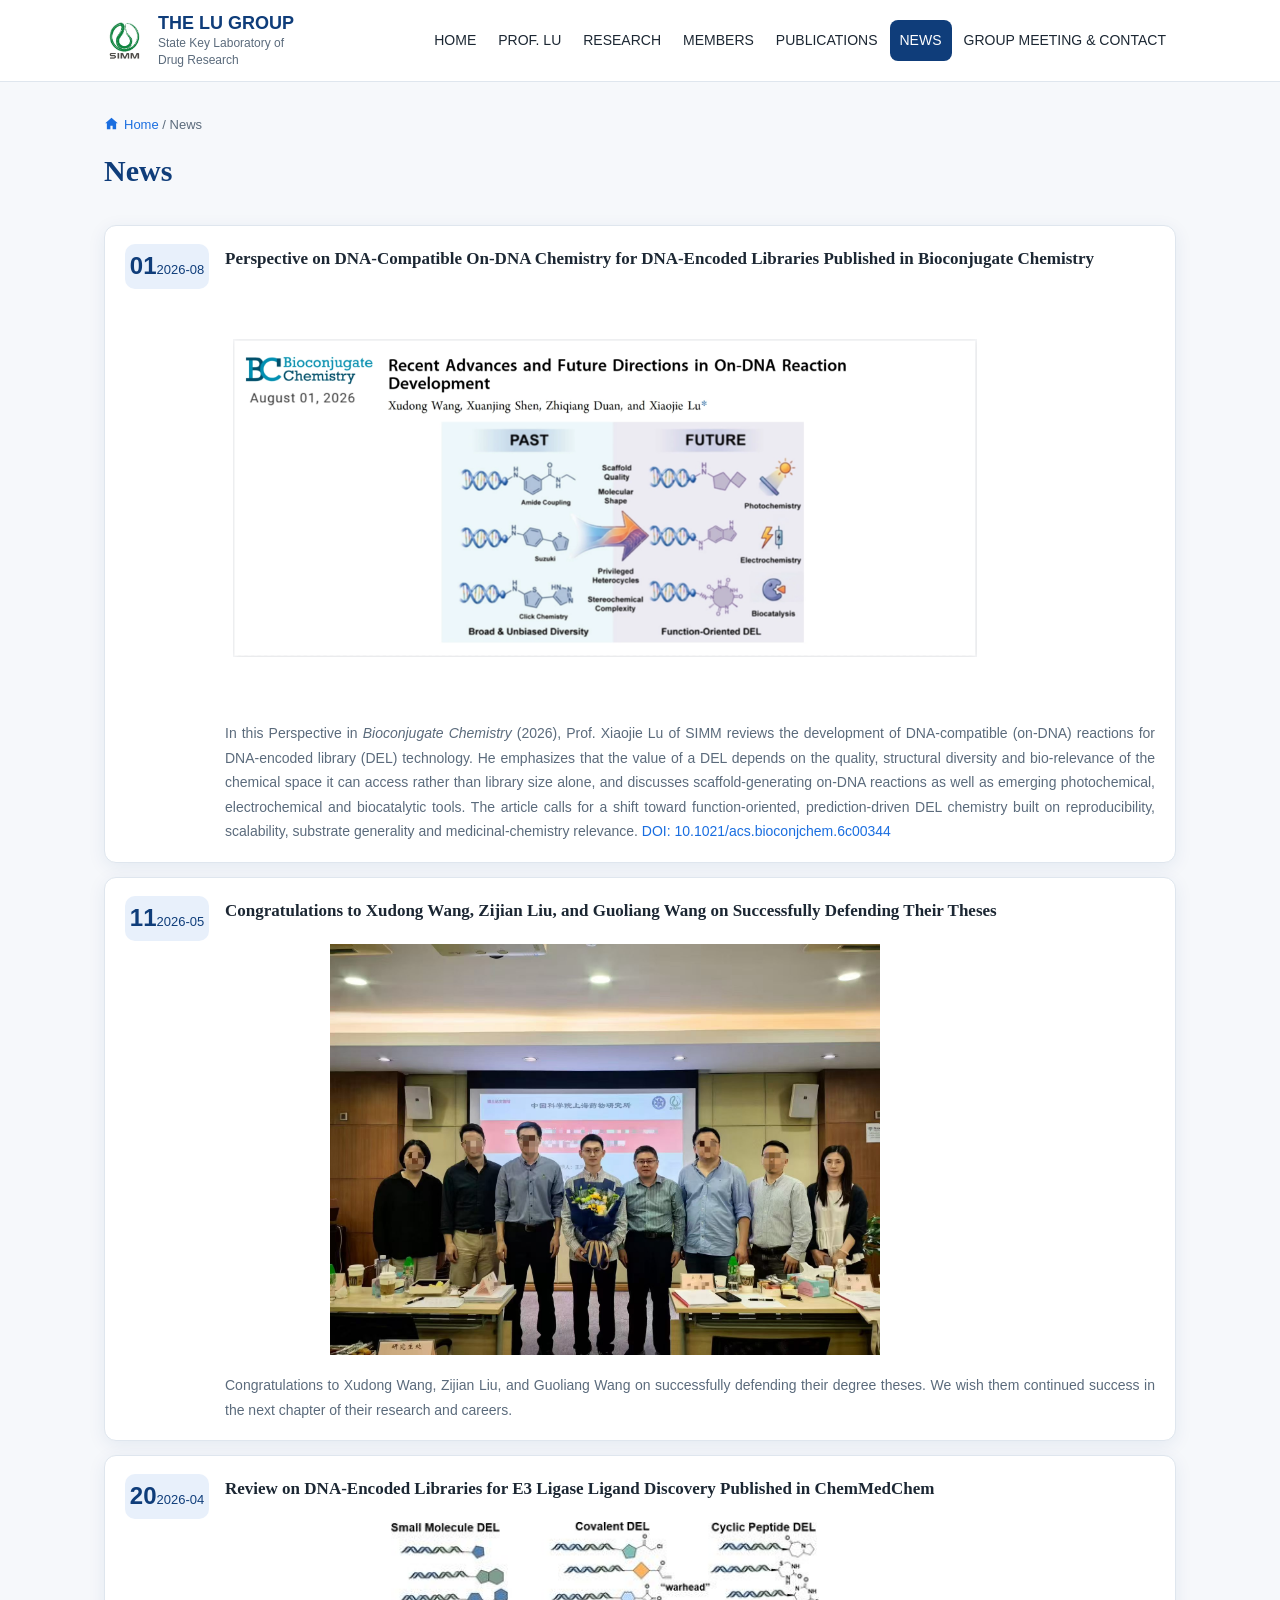
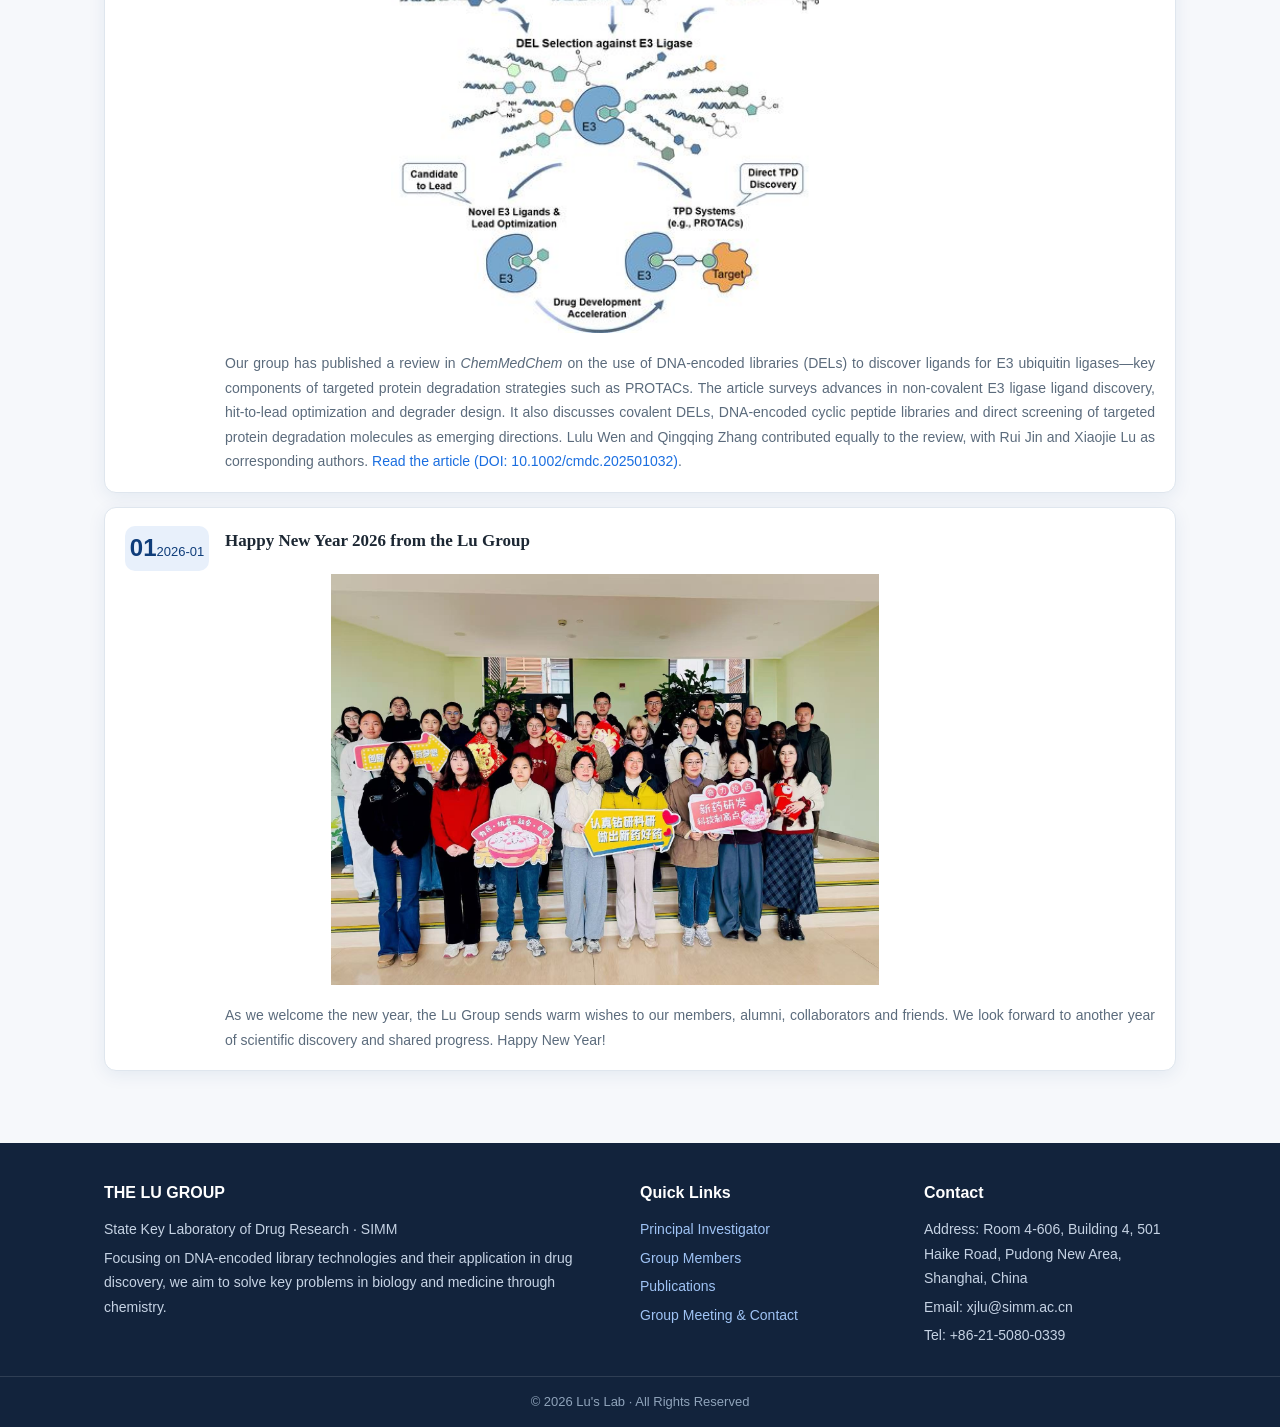
<file: news.html>
<!DOCTYPE html>
<html lang="zh-CN">
<head>
<meta charset="UTF-8">
<meta name="viewport" content="width=device-width, initial-scale=1.0">
<title>News | THE LU GROUP</title>
<meta name="description" content="The Lu Group at the Shanghai Institute of Materia Medica (SIMM) — DNA-encoded library technology, chemical biology, and drug discovery.">
<link rel="stylesheet" href="css/style.css">
</head>
<body>

<header class="site-header">
  <div class="header-inner">
    <a class="brand" href="index.html">
      <img class="brand-logo" src="images/SIMM.jpg" alt="SIMM">
      <div class="brand-name">
        <strong>THE LU GROUP</strong>
        <span>State Key Laboratory of <br>Drug Research</span>
      </div>
    </a>
    <button class="nav-toggle" id="navToggle" aria-label="打开菜单">☰</button>
    <nav class="main-nav" id="mainNav">
      <ul>
        <li><a href="index.html">HOME</a></li>
        <li><a href="professor.html">PROF. LU</a></li>
        <li><a href="research.html">RESEARCH</a></li>
        <li><a href="members.html">MEMBERS</a></li>
        <li><a href="publications.html">PUBLICATIONS</a></li>
        <li><a href="news.html" class="active">NEWS</a></li>
        <li><a href="contact.html">GROUP MEETING & CONTACT</a></li>
      </ul>
    </nav>
  </div>
</header>



<main class="page">
  <div class="breadcrumb"><img class="bc-home-icon" src="images/home-icon.svg" alt="Home"><a href="index.html">Home</a> / News</div>
  <div class="page-head">
    <h1>News</h1>
  </div>

  <ul class="news-list">
    <li class="news-item">
      <div class="news-date"><span class="d">01</span><span class="m">2026-08</span></div>
      <div>
        <h3>Perspective on DNA-Compatible On-DNA Chemistry for DNA-Encoded Libraries Published in Bioconjugate Chemistry</h3>
        <div class="news-figure">
          <img src="images/news-abstract-2026.png" alt="Schematic summary of on-DNA chemistry for DNA-Encoded Library (DEL) technology">
        </div>
        <p>In this Perspective in <i>Bioconjugate Chemistry</i> (2026), Prof. Xiaojie Lu of SIMM reviews the development of DNA-compatible (on-DNA) reactions for DNA-encoded library (DEL) technology. He emphasizes that the value of a DEL depends on the quality, structural diversity and bio-relevance of the chemical space it can access rather than library size alone, and discusses scaffold-generating on-DNA reactions as well as emerging photochemical, electrochemical and biocatalytic tools. The article calls for a shift toward function-oriented, prediction-driven DEL chemistry built on reproducibility, scalability, substrate generality and medicinal-chemistry relevance. <a href="https://doi.org/10.1021/acs.bioconjchem.6c00344" target="_blank" rel="noopener">DOI: 10.1021/acs.bioconjchem.6c00344</a></p>
      </div>
    </li>
    <li class="news-item" id="news-defense-2026">
      <div class="news-date"><span class="d">11</span><span class="m">2026-05</span></div>
      <div>
        <h3>Congratulations to Xudong Wang, Zijian Liu, and Guoliang Wang on Successfully Defending Their Theses</h3>
        <div class="news-figure">
          <img src="images/news2.jpg" alt="Group photo at a thesis defense" loading="lazy">
        </div>
        <p>Congratulations to Xudong Wang, Zijian Liu, and Guoliang Wang on successfully defending their degree theses. We wish them continued success in the next chapter of their research and careers.</p>
      </div>
    </li>
    <li class="news-item" id="news-e3-ligase-del-review">
      <div class="news-date"><span class="d">20</span><span class="m">2026-04</span></div>
      <div>
        <h3>Review on DNA-Encoded Libraries for E3 Ligase Ligand Discovery Published in ChemMedChem</h3>
        <div class="news-figure">
          <img src="images/news3.jpg" alt="Illustrative overview of non-covalent, covalent and cyclic peptide DEL approaches to E3 ligase ligand discovery and targeted protein degradation" loading="lazy">
        </div>
        <p>Our group has published a review in <i>ChemMedChem</i> on the use of DNA-encoded libraries (DELs) to discover ligands for E3 ubiquitin ligases—key components of targeted protein degradation strategies such as PROTACs. The article surveys advances in non-covalent E3 ligase ligand discovery, hit-to-lead optimization and degrader design. It also discusses covalent DELs, DNA-encoded cyclic peptide libraries and direct screening of targeted protein degradation molecules as emerging directions. Lulu Wen and Qingqing Zhang contributed equally to the review, with Rui Jin and Xiaojie Lu as corresponding authors. <a href="https://chemistry-europe.onlinelibrary.wiley.com/doi/10.1002/cmdc.202501032" target="_blank" rel="noopener">Read the article (DOI: 10.1002/cmdc.202501032)</a>.</p>
      </div>
    </li>
    <li class="news-item">
      <div class="news-date"><span class="d">01</span><span class="m">2026-01</span></div>
      <div>
        <h3>Happy New Year 2026 from the Lu Group</h3>
        <div class="news-figure">
          <img src="images/主页3.jpg" alt="Lu Group members celebrating the New Year" loading="lazy">
        </div>
        <p>As we welcome the new year, the Lu Group sends warm wishes to our members, alumni, collaborators and friends. We look forward to another year of scientific discovery and shared progress. Happy New Year!</p>
      </div>
    </li>
  </ul>
</main>

<footer class="site-footer">
  <div class="footer-inner">
    <div>
      <h4>THE LU GROUP</h4>
      <p>State Key Laboratory of Drug Research · SIMM </p>
      <p>Focusing on DNA-encoded library technologies and their application in drug discovery, we aim to solve key problems in biology and medicine through chemistry.</p>
    </div>
    <div>
      <h4>Quick Links</h4>
      <p><a href="professor.html">Principal Investigator</a></p>
      <p><a href="members.html">Group Members</a></p>
      <p><a href="publications.html">Publications</a></p>
      <p><a href="contact.html">Group Meeting & Contact</a></p>
    </div>
    <div>
      <h4>Contact</h4>
      <p>Address: Room 4-606, Building 4, 501 Haike Road, Pudong New Area, Shanghai, China</p>
      <p>Email: xjlu@simm.ac.cn</p>
      <p>Tel: +86-21-5080-0339</p>
    </div>
  </div>
  <div class="footer-bottom">© 2026 Lu's Lab · All Rights Reserved</div>
</footer>

<script src="js/main.js"></script>
</body>
</html>
</file>
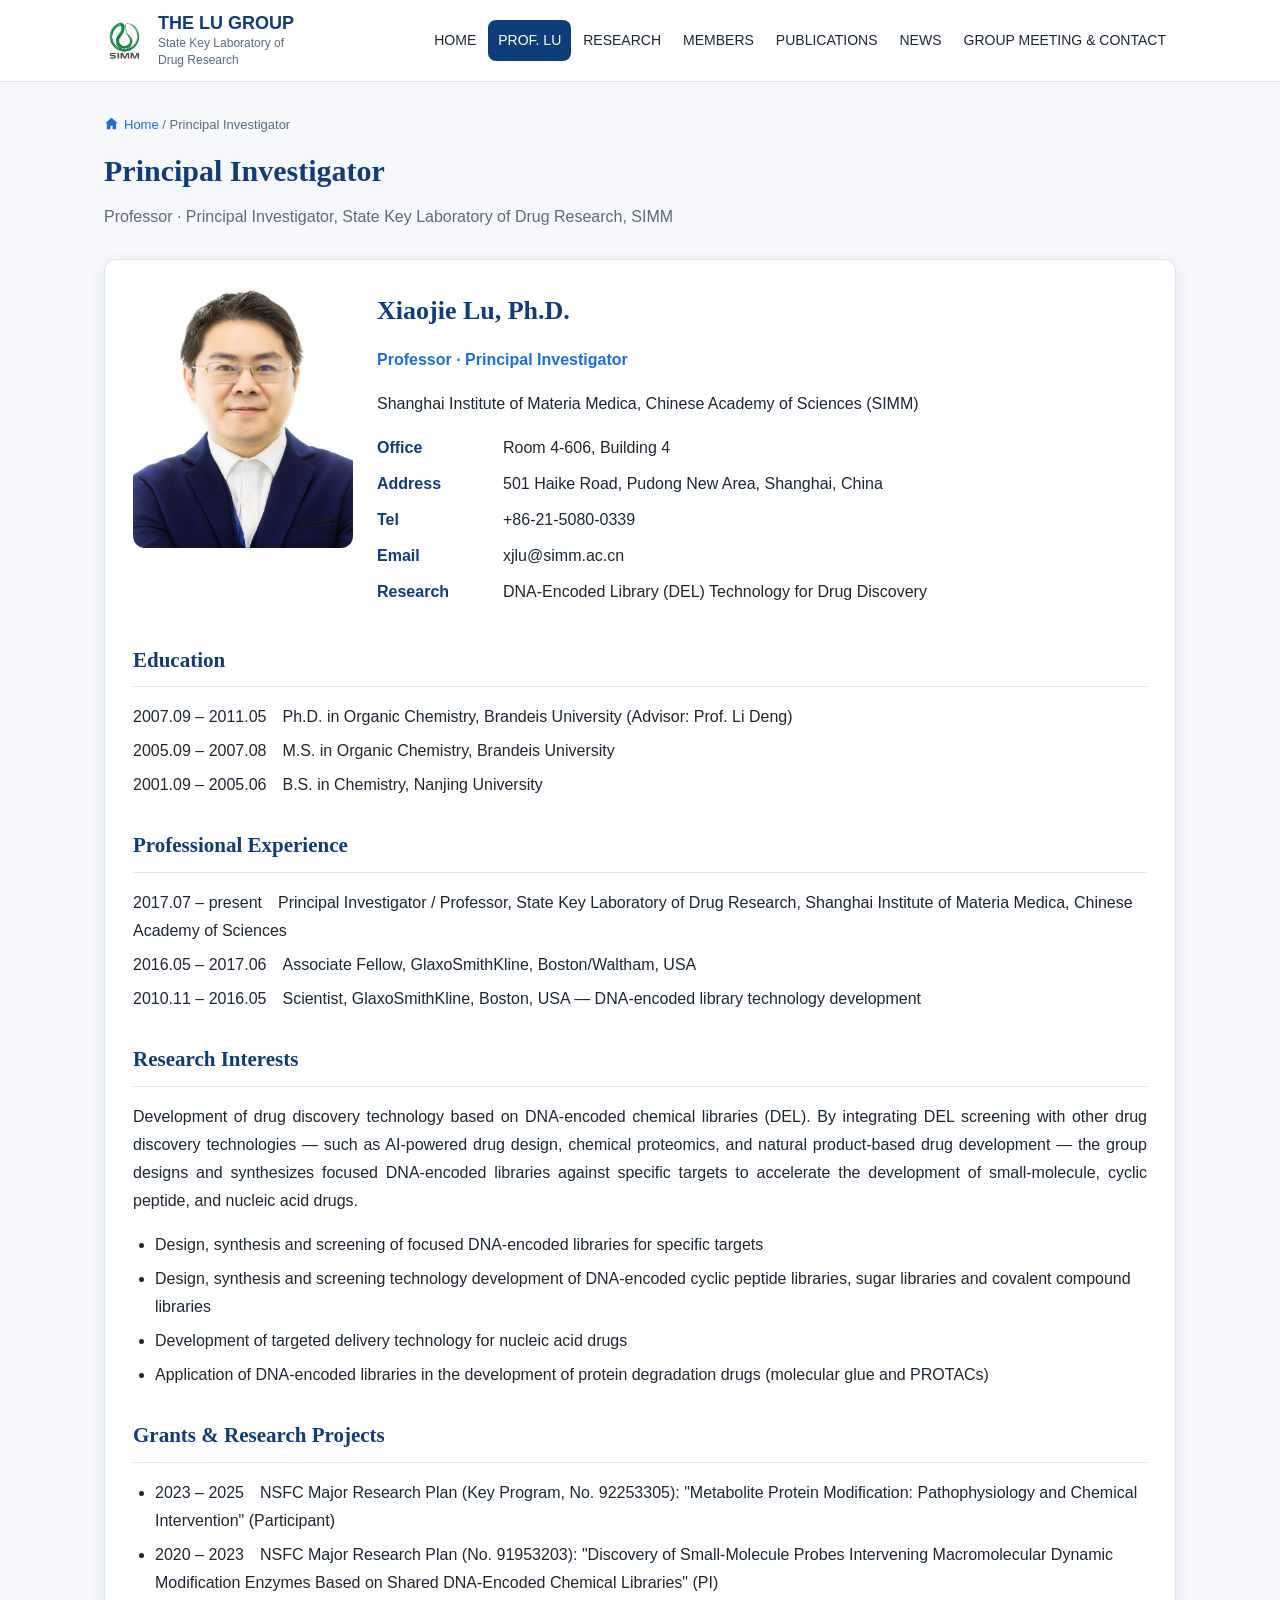
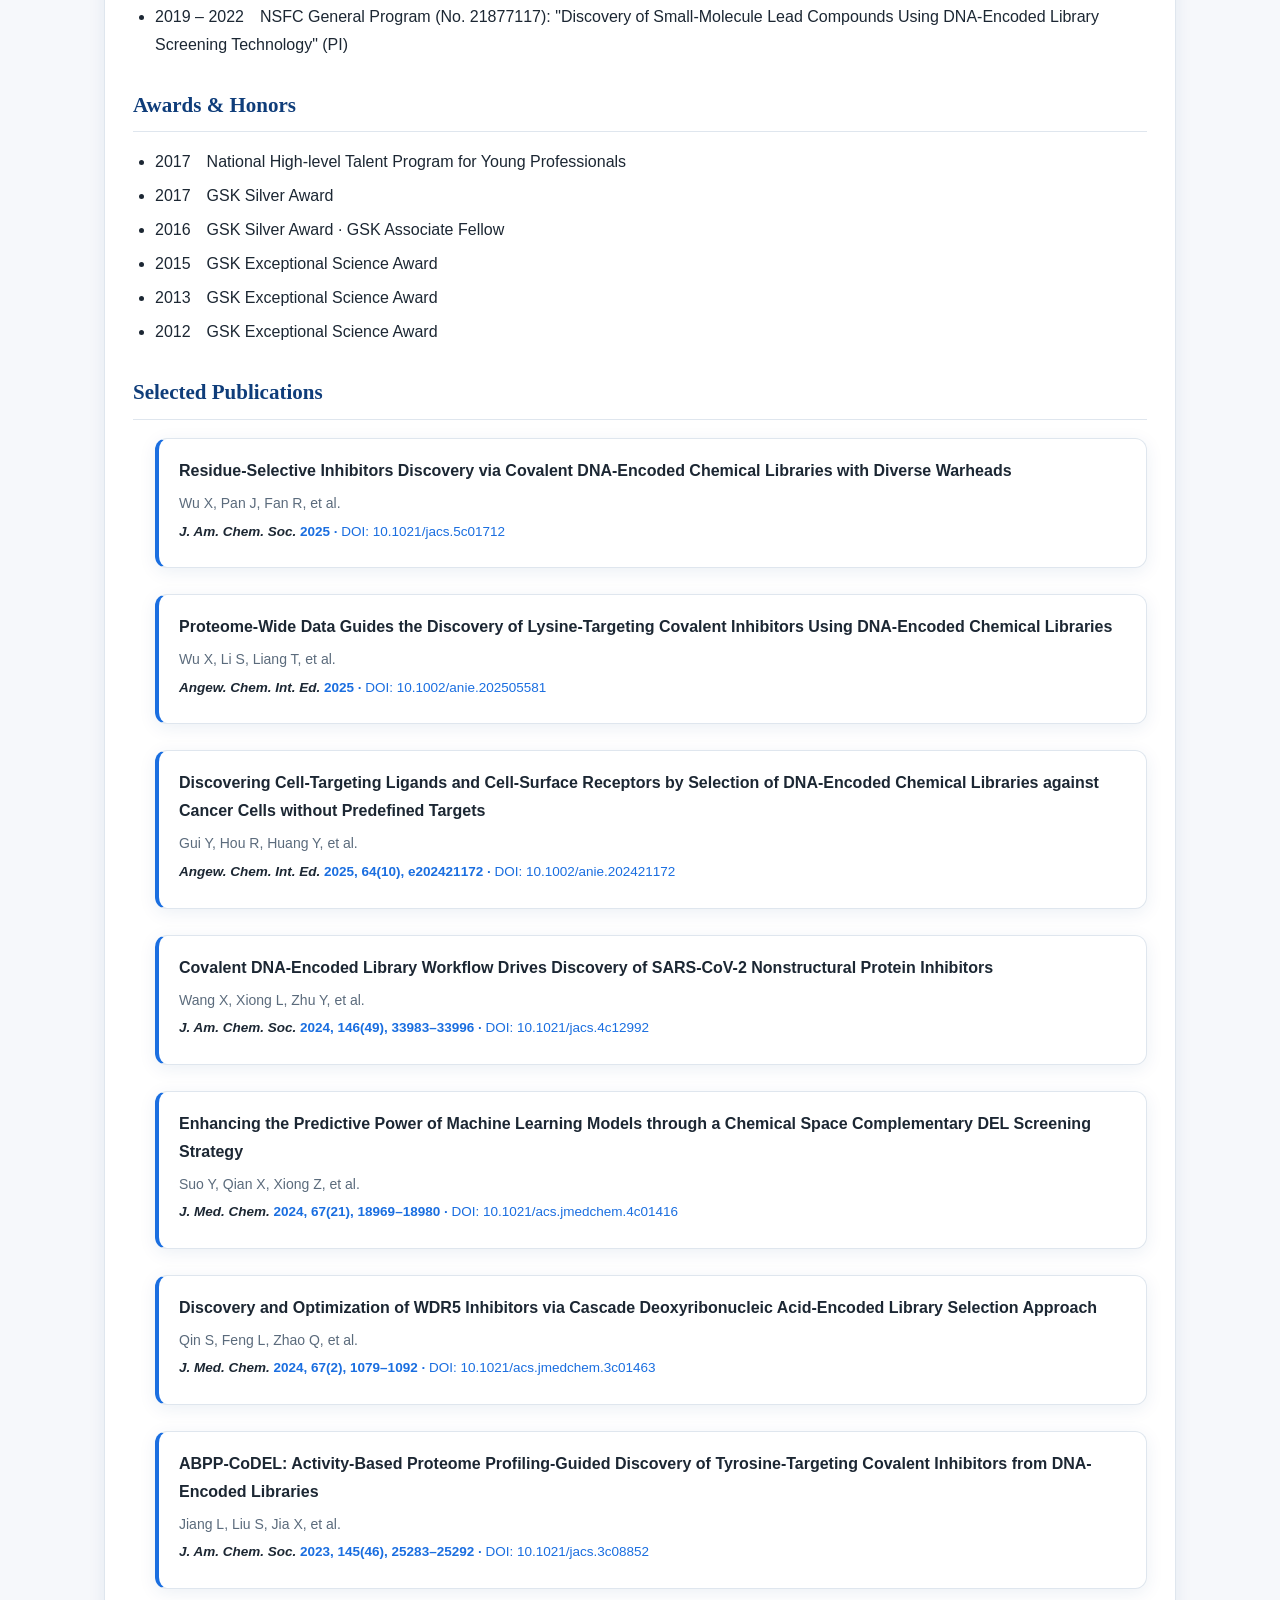
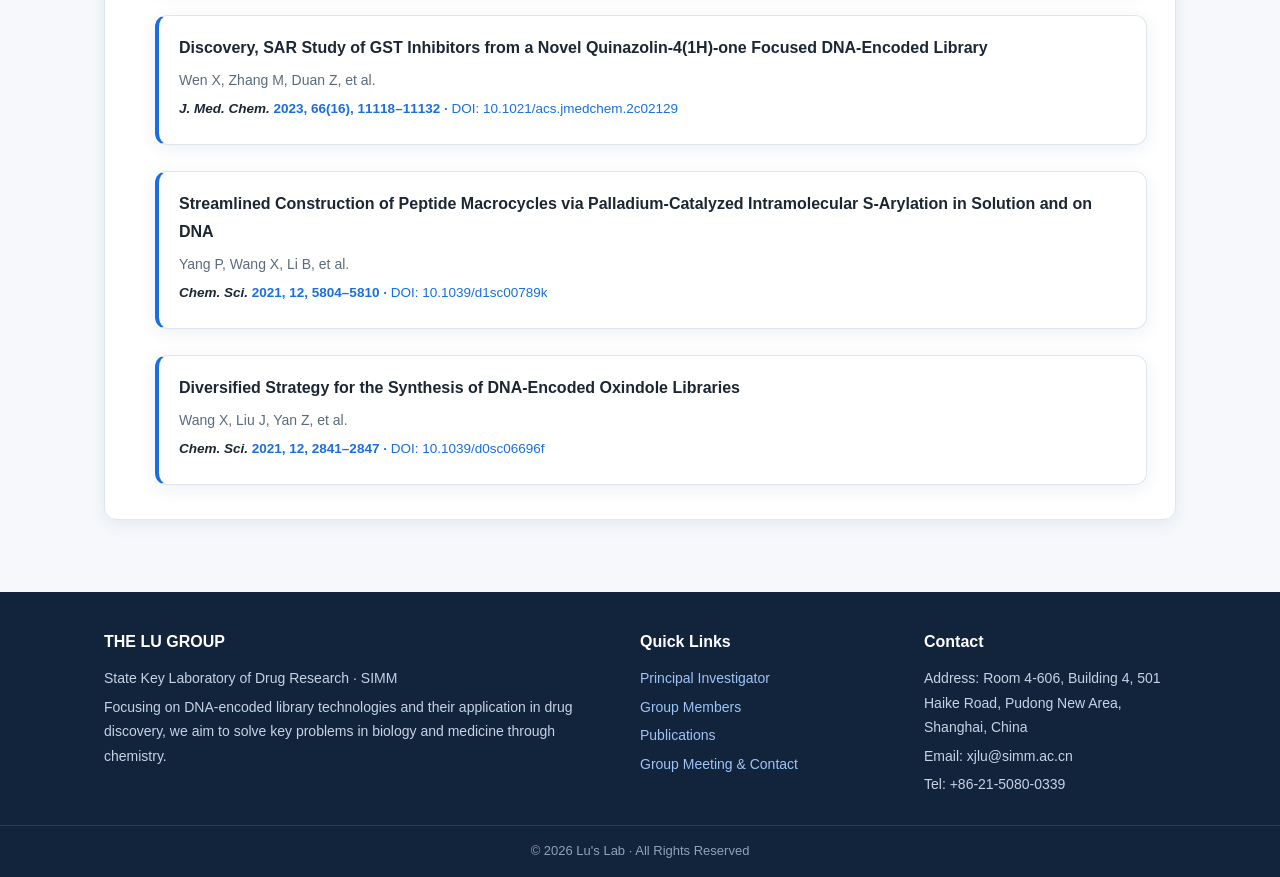
<file: professor.html>
<!DOCTYPE html>
<html lang="en">
<head>
<meta charset="UTF-8">
<meta name="viewport" content="width=device-width, initial-scale=1.0">
<title>Principal Investigator | THE LU GROUP</title>
<meta name="description" content="Prof. Xiaojie Lu, Principal Investigator of the Lu Group at the Shanghai Institute of Materia Medica (SIMM), Chinese Academy of Sciences — DNA-encoded library technology for drug discovery.">
<link rel="stylesheet" href="css/style.css">
</head>
<body>

<header class="site-header">
  <div class="header-inner">
    <a class="brand" href="index.html">
      <img class="brand-logo" src="images/SIMM.jpg" alt="SIMM">
      <div class="brand-name">
        <strong>THE LU GROUP</strong>
        <span>State Key Laboratory of <br>Drug Research</span>
      </div>
    </a>
    <button class="nav-toggle" id="navToggle" aria-label="Open menu">☰</button>
    <nav class="main-nav" id="mainNav">
      <ul>
        <li><a href="index.html">HOME</a></li>
        <li><a href="professor.html" class="active">PROF. LU</a></li>
        <li><a href="research.html">RESEARCH</a></li>
        <li><a href="members.html">MEMBERS</a></li>
        <li><a href="publications.html">PUBLICATIONS</a></li>
        <li><a href="news.html">NEWS</a></li>
        <li><a href="contact.html">GROUP MEETING &amp; CONTACT</a></li>
      </ul>
    </nav>
  </div>
</header>


<main class="page">
  <div class="breadcrumb"><img class="bc-home-icon" src="images/home-icon.svg" alt="Home"><a href="index.html">Home</a> / Principal Investigator</div>
  <div class="page-head">
    <h1>Principal Investigator</h1>
    <p>Professor · Principal Investigator, State Key Laboratory of Drug Research, SIMM</p>
  </div>

  <div class="prose">
    <div class="contact-card">
      <div class="contact-photo">
        <img src="images/lxj.jpg" alt="Prof. Xiaojie Lu">
      </div>
      <div style="min-width: 260px; flex: 1;">
        <h2 style="border-bottom:none; margin:0 0 4px; font-size:26px;">Xiaojie Lu, Ph.D.</h2>
        <p style="color:var(--primary-light); font-weight:600; margin:0 0 12px;">Professor · Principal Investigator</p>
        <p>Shanghai Institute of Materia Medica, Chinese Academy of Sciences (SIMM)</p>
        <div class="kv">
          <b>Office</b><span>Room 4-606, Building 4</span>
          <b>Address</b><span>501 Haike Road, Pudong New Area, Shanghai, China</span>
          <b>Tel</b><span>+86-21-5080-0339</span>
          <b>Email</b><span>xjlu@simm.ac.cn</span>
          <b>Research</b><span>DNA-Encoded Library (DEL) Technology for Drug Discovery</span>
        </div>
      </div>
    </div>

    <h2>Education</h2>
    <ul class="no-bullet">
      <li>2007.09 – 2011.05　Ph.D. in Organic Chemistry, Brandeis University (Advisor: Prof. Li Deng)</li>
      <li>2005.09 – 2007.08　M.S. in Organic Chemistry, Brandeis University</li>
      <li>2001.09 – 2005.06　B.S. in Chemistry, Nanjing University</li>
    </ul>

    <h2>Professional Experience</h2>
    <ul class="no-bullet">
      <li>2017.07 – present　Principal Investigator / Professor, State Key Laboratory of Drug Research, Shanghai Institute of Materia Medica, Chinese Academy of Sciences</li>
      <li>2016.05 – 2017.06　Associate Fellow, GlaxoSmithKline, Boston/Waltham, USA</li>
      <li>2010.11 – 2016.05　Scientist, GlaxoSmithKline, Boston, USA — DNA-encoded library technology development</li>
    </ul>

    <h2>Research Interests</h2>
    <p>Development of drug discovery technology based on DNA-encoded chemical libraries (DEL). By integrating DEL screening with other drug discovery technologies — such as AI-powered drug design, chemical proteomics, and natural product-based drug development — the group designs and synthesizes focused DNA-encoded libraries against specific targets to accelerate the development of small-molecule, cyclic peptide, and nucleic acid drugs.</p>
    <ul>
      <li>Design, synthesis and screening of focused DNA-encoded libraries for specific targets</li>
      <li>Design, synthesis and screening technology development of DNA-encoded cyclic peptide libraries, sugar libraries and covalent compound libraries</li>
      <li>Development of targeted delivery technology for nucleic acid drugs</li>
      <li>Application of DNA-encoded libraries in the development of protein degradation drugs (molecular glue and PROTACs)</li>
    </ul>

    <h2>Grants &amp; Research Projects</h2>
    <ul>
      <li>2023 – 2025　NSFC Major Research Plan (Key Program, No. 92253305): "Metabolite Protein Modification: Pathophysiology and Chemical Intervention" (Participant)</li>
      <li>2020 – 2023　NSFC Major Research Plan (No. 91953203): "Discovery of Small-Molecule Probes Intervening Macromolecular Dynamic Modification Enzymes Based on Shared DNA-Encoded Chemical Libraries" (PI)</li>
      <li>2019 – 2022　NSFC General Program (No. 21877117): "Discovery of Small-Molecule Lead Compounds Using DNA-Encoded Library Screening Technology" (PI)</li>
    </ul>

    <h2>Awards &amp; Honors</h2>
    <ul>
      <li>2017　National High-level Talent Program for Young Professionals</li>
      <li>2017　GSK Silver Award</li>
      <li>2016　GSK Silver Award · GSK Associate Fellow</li>
      <li>2015　GSK Exceptional Science Award</li>
      <li>2013　GSK Exceptional Science Award</li>
      <li>2012　GSK Exceptional Science Award</li>
    </ul>

    <h2>Selected Publications</h2>
    <ul class="pub-list">
      <li class="pub-item">
        <p class="pub-title">Residue-Selective Inhibitors Discovery via Covalent DNA-Encoded Chemical Libraries with Diverse Warheads</p>
        <p class="pub-authors">Wu X, Pan J, Fan R, et al.</p>
        <p class="pub-meta"><em>J. Am. Chem. Soc.</em> 2025 · <a class="pub-doi" href="https://doi.org/10.1021/jacs.5c01712" target="_blank" rel="noopener">DOI: 10.1021/jacs.5c01712</a></p>
      </li>
      <li class="pub-item">
        <p class="pub-title">Proteome-Wide Data Guides the Discovery of Lysine-Targeting Covalent Inhibitors Using DNA-Encoded Chemical Libraries</p>
        <p class="pub-authors">Wu X, Li S, Liang T, et al.</p>
        <p class="pub-meta"><em>Angew. Chem. Int. Ed.</em> 2025 · <a class="pub-doi" href="https://doi.org/10.1002/anie.202505581" target="_blank" rel="noopener">DOI: 10.1002/anie.202505581</a></p>
      </li>
      <li class="pub-item">
        <p class="pub-title">Discovering Cell-Targeting Ligands and Cell-Surface Receptors by Selection of DNA-Encoded Chemical Libraries against Cancer Cells without Predefined Targets</p>
        <p class="pub-authors">Gui Y, Hou R, Huang Y, et al.</p>
        <p class="pub-meta"><em>Angew. Chem. Int. Ed.</em> 2025, 64(10), e202421172 · <a class="pub-doi" href="https://doi.org/10.1002/anie.202421172" target="_blank" rel="noopener">DOI: 10.1002/anie.202421172</a></p>
      </li>
      <li class="pub-item">
        <p class="pub-title">Covalent DNA-Encoded Library Workflow Drives Discovery of SARS-CoV-2 Nonstructural Protein Inhibitors</p>
        <p class="pub-authors">Wang X, Xiong L, Zhu Y, et al.</p>
        <p class="pub-meta"><em>J. Am. Chem. Soc.</em> 2024, 146(49), 33983–33996 · <a class="pub-doi" href="https://doi.org/10.1021/jacs.4c12992" target="_blank" rel="noopener">DOI: 10.1021/jacs.4c12992</a></p>
      </li>
      <li class="pub-item">
        <p class="pub-title">Enhancing the Predictive Power of Machine Learning Models through a Chemical Space Complementary DEL Screening Strategy</p>
        <p class="pub-authors">Suo Y, Qian X, Xiong Z, et al.</p>
        <p class="pub-meta"><em>J. Med. Chem.</em> 2024, 67(21), 18969–18980 · <a class="pub-doi" href="https://doi.org/10.1021/acs.jmedchem.4c01416" target="_blank" rel="noopener">DOI: 10.1021/acs.jmedchem.4c01416</a></p>
      </li>
      <li class="pub-item">
        <p class="pub-title">Discovery and Optimization of WDR5 Inhibitors via Cascade Deoxyribonucleic Acid-Encoded Library Selection Approach</p>
        <p class="pub-authors">Qin S, Feng L, Zhao Q, et al.</p>
        <p class="pub-meta"><em>J. Med. Chem.</em> 2024, 67(2), 1079–1092 · <a class="pub-doi" href="https://doi.org/10.1021/acs.jmedchem.3c01463" target="_blank" rel="noopener">DOI: 10.1021/acs.jmedchem.3c01463</a></p>
      </li>
      <li class="pub-item">
        <p class="pub-title">ABPP-CoDEL: Activity-Based Proteome Profiling-Guided Discovery of Tyrosine-Targeting Covalent Inhibitors from DNA-Encoded Libraries</p>
        <p class="pub-authors">Jiang L, Liu S, Jia X, et al.</p>
        <p class="pub-meta"><em>J. Am. Chem. Soc.</em> 2023, 145(46), 25283–25292 · <a class="pub-doi" href="https://doi.org/10.1021/jacs.3c08852" target="_blank" rel="noopener">DOI: 10.1021/jacs.3c08852</a></p>
      </li>
      <li class="pub-item">
        <p class="pub-title">Discovery, SAR Study of GST Inhibitors from a Novel Quinazolin-4(1H)-one Focused DNA-Encoded Library</p>
        <p class="pub-authors">Wen X, Zhang M, Duan Z, et al.</p>
        <p class="pub-meta"><em>J. Med. Chem.</em> 2023, 66(16), 11118–11132 · <a class="pub-doi" href="https://doi.org/10.1021/acs.jmedchem.2c02129" target="_blank" rel="noopener">DOI: 10.1021/acs.jmedchem.2c02129</a></p>
      </li>
      <li class="pub-item">
        <p class="pub-title">Streamlined Construction of Peptide Macrocycles via Palladium-Catalyzed Intramolecular S-Arylation in Solution and on DNA</p>
        <p class="pub-authors">Yang P, Wang X, Li B, et al.</p>
        <p class="pub-meta"><em>Chem. Sci.</em> 2021, 12, 5804–5810 · <a class="pub-doi" href="https://doi.org/10.1039/d1sc00789k" target="_blank" rel="noopener">DOI: 10.1039/d1sc00789k</a></p>
      </li>
      <li class="pub-item">
        <p class="pub-title">Diversified Strategy for the Synthesis of DNA-Encoded Oxindole Libraries</p>
        <p class="pub-authors">Wang X, Liu J, Yan Z, et al.</p>
        <p class="pub-meta"><em>Chem. Sci.</em> 2021, 12, 2841–2847 · <a class="pub-doi" href="https://doi.org/10.1039/d0sc06696f" target="_blank" rel="noopener">DOI: 10.1039/d0sc06696f</a></p>
      </li>
    </ul>
  </div>
</main>

<footer class="site-footer">
  <div class="footer-inner">
    <div>
      <h4>THE LU GROUP</h4>
      <p>State Key Laboratory of Drug Research · SIMM </p>
      <p>Focusing on DNA-encoded library technologies and their application in drug discovery, we aim to solve key problems in biology and medicine through chemistry.</p>
    </div>
    <div>
      <h4>Quick Links</h4>
      <p><a href="professor.html">Principal Investigator</a></p>
      <p><a href="members.html">Group Members</a></p>
      <p><a href="publications.html">Publications</a></p>
      <p><a href="contact.html">Group Meeting &amp; Contact</a></p>
    </div>
    <div>
      <h4>Contact</h4>
      <p>Address: Room 4-606, Building 4, 501 Haike Road, Pudong New Area, Shanghai, China</p>
      <p>Email: xjlu@simm.ac.cn</p>
      <p>Tel: +86-21-5080-0339</p>
    </div>
  </div>
  <div class="footer-bottom">© 2026 Lu's Lab · All Rights Reserved</div>
</footer>

<script src="js/main.js"></script>
</body>
</html>
</file>
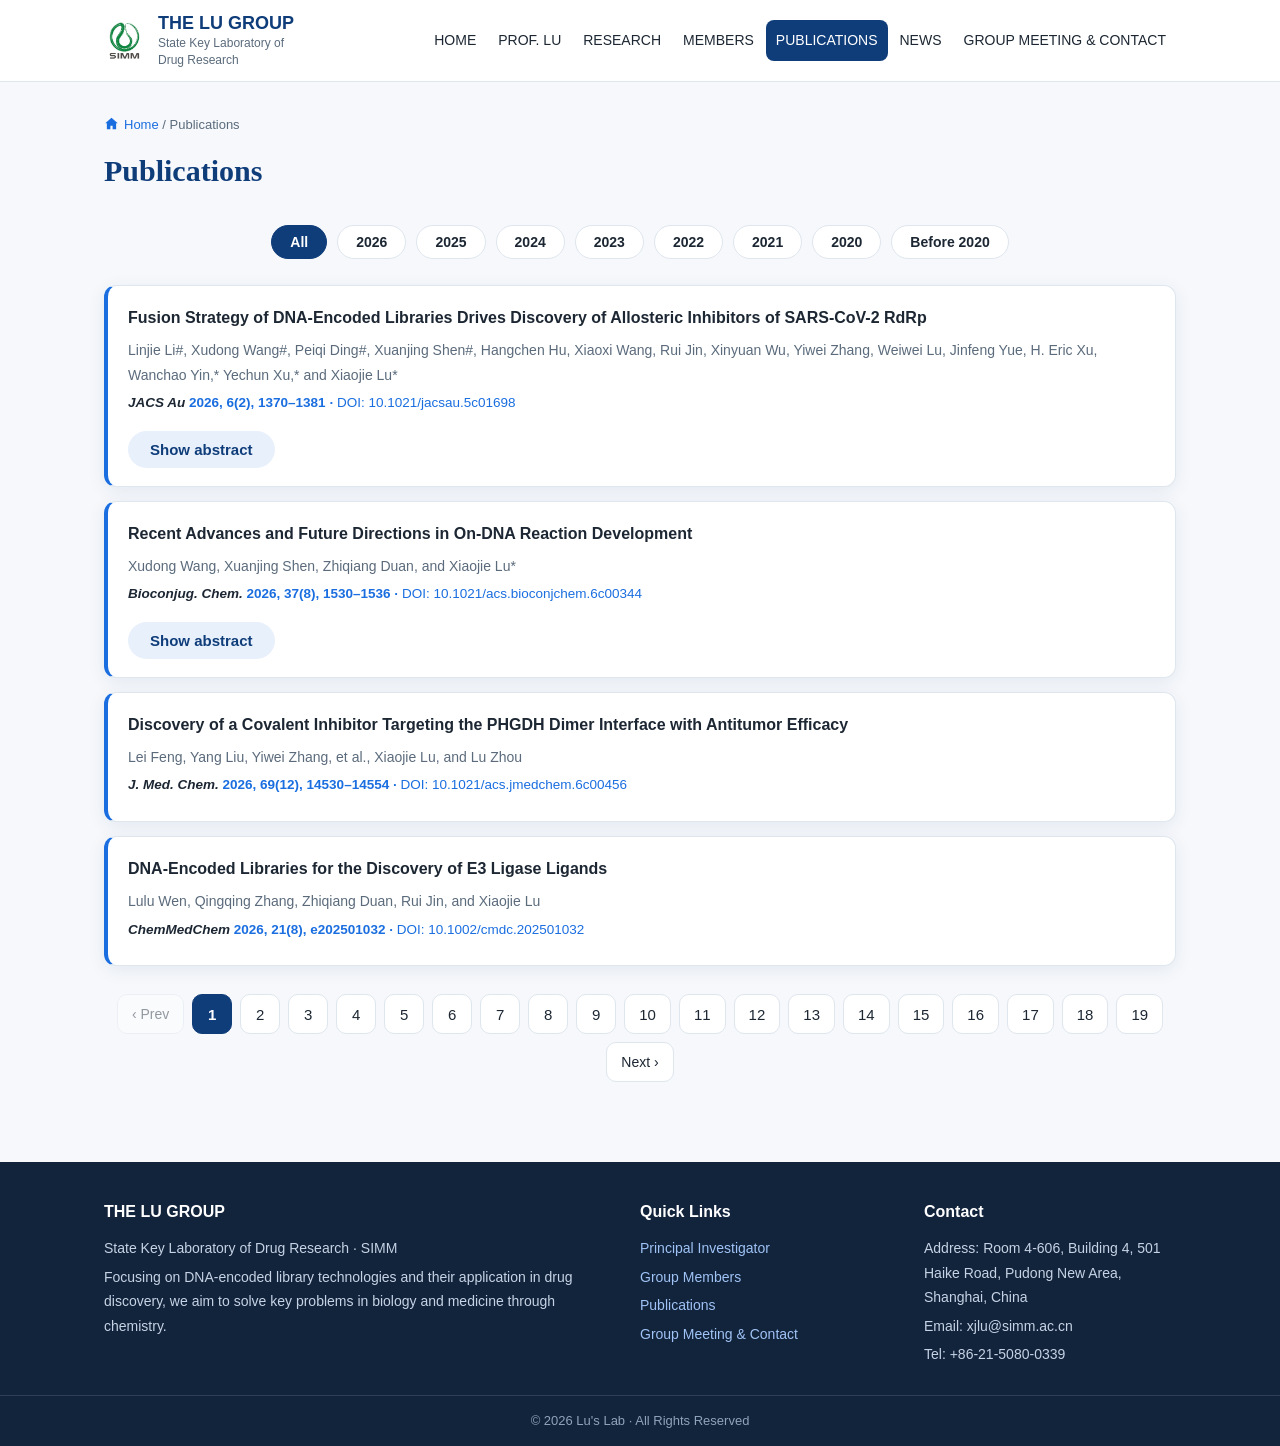
<file: publications.html>
<!DOCTYPE html>
<html lang="en">
<head>
<meta charset="UTF-8">
<meta name="viewport" content="width=device-width, initial-scale=1.0">
<title>Publications | THE LU GROUP</title>
<meta name="description" content="Publications of the Lu Group — journal articles on DNA-encoded library technologies and drug discovery.">
<link rel="stylesheet" href="css/style.css">
</head>
<body>

<header class="site-header">
  <div class="header-inner">
    <a class="brand" href="index.html">
      <img class="brand-logo" src="images/SIMM.jpg" alt="SIMM">
      <div class="brand-name">
        <strong>THE LU GROUP</strong>
        <span>State Key Laboratory of <br>Drug Research</span>
      </div>
    </a>
    <button class="nav-toggle" id="navToggle" aria-label="Open menu">☰</button>
    <nav class="main-nav" id="mainNav">
      <ul>
        <li><a href="index.html">HOME</a></li>
        <li><a href="professor.html">PROF. LU</a></li>
        <li><a href="research.html">RESEARCH</a></li>
        <li><a href="members.html">MEMBERS</a></li>
        <li><a href="publications.html" class="active">PUBLICATIONS</a></li>
        <li><a href="news.html">NEWS</a></li>
        <li><a href="contact.html">GROUP MEETING &amp; CONTACT</a></li>
      </ul>
    </nav>
  </div>
</header>


<main class="page">
  <div class="breadcrumb"><img class="bc-home-icon" src="images/home-icon.svg" alt="Home"><a href="index.html">Home</a> / Publications</div>
  <div class="page-head">
    <h1>Publications</h1>
  </div>

  <div class="pub-year-filter" id="pubYearFilter" aria-label="Filter publications by year"></div>

  <ul class="pub-list">
    <li class="pub-item" data-year="2026" id="pub-fusion-2026">
      <p class="pub-title"><a href="https://doi.org/10.1021/jacsau.5c01698" target="_blank" rel="noopener">Fusion Strategy of DNA-Encoded Libraries Drives Discovery of Allosteric Inhibitors of SARS-CoV-2 RdRp</a></p>
      <p class="pub-authors">Linjie Li#, Xudong Wang#, Peiqi Ding#, Xuanjing Shen#, Hangchen Hu, Xiaoxi Wang, Rui Jin, Xinyuan Wu, Yiwei Zhang, Weiwei Lu, Jinfeng Yue, H. Eric Xu, Wanchao Yin,* Yechun Xu,* and Xiaojie Lu*</p>
      <p class="pub-meta"><em>JACS Au</em> 2026, 6(2), 1370–1381 &middot; <a class="pub-doi" href="https://doi.org/10.1021/jacsau.5c01698" target="_blank" rel="noopener">DOI: 10.1021/jacsau.5c01698</a></p>
      <p class="pub-abs hidden" id="abs-40">Abstract: Allosteric regulation is a central mechanism for modulating biological functions and offers an attractive strategy in drug discovery, particularly for targets considered challenging or “undruggable.” However, the discovery of allosteric inhibitors is hindered by poorly defined binding sites and the lack of effective screening approaches. Here, we present a dual DNA-encoded library (DEL) screening strategy that integrates reversible DEL and covalent DEL (CoDEL) technologies to identify novel allosteric inhibitors of the SARS-CoV-2 RNA-dependent RNA polymerase (RdRp). Using this approach, we discovered the first covalent allosteric inhibitors of RdRp, which engage a previously uncharacterized pocket on the nsp8 subunit and form a covalent bond with Cys114. Subsequent SAR studies and biochemical assays confirmed the allosteric mechanism and elucidated structural determinants of activity. This work highlights the power of integrating reversible DEL screening with CoDEL screening for ligand discovery and establishes a generalizable strategy to identify covalent allosteric modulators for therapeutically important targets for therapy or active probe design.</p>
      <button type="button" class="btn ghost abs-toggle" style="background:var(--primary-soft); color:var(--primary); border:none; margin-top:10px;" data-target="abs-40">Show abstract</button>
    </li>
    <li class="pub-item" data-year="2026">
      <p class="pub-title"><a href="https://doi.org/10.1021/acs.bioconjchem.6c00344" target="_blank" rel="noopener">Recent Advances and Future Directions in On-DNA Reaction Development</a></p>
      <p class="pub-authors">Xudong Wang, Xuanjing Shen, Zhiqiang Duan, and Xiaojie Lu*</p>
      <p class="pub-meta"><em>Bioconjug. Chem.</em> 2026, 37(8), 1530–1536 &middot; <a class="pub-doi" href="https://doi.org/10.1021/acs.bioconjchem.6c00344" target="_blank" rel="noopener">DOI: 10.1021/acs.bioconjchem.6c00344</a></p>
      <p class="pub-abs hidden" id="abs-41">Abstract: DNA-encoded library (DEL) technology has emerged as a powerful platform for small-molecule discovery, in which on-DNA reaction development plays a central role in determining accessible chemical space. Early on-DNA chemistry mainly focused on establishing robust DNA-compatible transformations under mild aqueous conditions but often generated structurally limited libraries. Recent advances in photochemistry, electrochemistry, biocatalysis, and complexity-generating reactions have substantially expanded the scope of accessible on-DNA transformations and enabled the incorporation of increasingly diverse and medicinally relevant scaffolds into DELs. In this Viewpoint, we discuss the recent progress and emerging trends in on-DNA reaction development, with particular emphasis on the transition from compatibility-driven chemistry toward function-oriented DEL synthesis. We further highlight current challenges and future opportunities for developing precision on-DNA chemistry to support next-generation ligand discovery.</p>
      <button type="button" class="btn ghost abs-toggle" style="background:var(--primary-soft); color:var(--primary); border:none; margin-top:10px;" data-target="abs-41">Show abstract</button>
    </li>
    <li class="pub-item" data-year="2026">
      <p class="pub-title"><a href="https://doi.org/10.1021/acs.jmedchem.6c00456" target="_blank" rel="noopener">Discovery of a Covalent Inhibitor Targeting the PHGDH Dimer Interface with Antitumor Efficacy</a></p>
      <p class="pub-authors">Lei Feng, Yang Liu, Yiwei Zhang, et al., Xiaojie Lu, and Lu Zhou</p>
      <p class="pub-meta"><em>J. Med. Chem.</em> 2026, 69(12), 14530–14554 &middot; <a class="pub-doi" href="https://doi.org/10.1021/acs.jmedchem.6c00456" target="_blank" rel="noopener">DOI: 10.1021/acs.jmedchem.6c00456</a></p>
    </li>
    <li class="pub-item" data-year="2026">
      <p class="pub-title"><a href="https://doi.org/10.1002/cmdc.202501032" target="_blank" rel="noopener">DNA-Encoded Libraries for the Discovery of E3 Ligase Ligands</a></p>
      <p class="pub-authors">Lulu Wen, Qingqing Zhang, Zhiqiang Duan, Rui Jin, and Xiaojie Lu</p>
      <p class="pub-meta"><em>ChemMedChem</em> 2026, 21(8), e202501032 &middot; <a class="pub-doi" href="https://doi.org/10.1002/cmdc.202501032" target="_blank" rel="noopener">DOI: 10.1002/cmdc.202501032</a></p>
    </li>
    <li class="pub-item" data-year="2026">
      <p class="pub-title"><a href="https://doi.org/10.1021/acs.jmedchem.5c02841" target="_blank" rel="noopener">Discovery of 1-(Azetidin-3-ylmethyl)-1H-benzo[d]imidazole Derivatives as Efficient GSTP1 Inhibitors for Gastric Cancer Treatment via Warhead Removal Strategy</a></p>
      <p class="pub-authors">Wenhao Xie, Yuehong Chen, Lulu Jiang, et al., Xiaojie Lu, and Lu Zhou</p>
      <p class="pub-meta"><em>J. Med. Chem.</em> 2026, 69(5), 5622–5647 &middot; <a class="pub-doi" href="https://doi.org/10.1021/acs.jmedchem.5c02841" target="_blank" rel="noopener">DOI: 10.1021/acs.jmedchem.5c02841</a></p>
    </li>
    <li class="pub-item" data-year="2026">
      <p class="pub-title"><a href="https://doi.org/10.1126/sciadv.aea9832" target="_blank" rel="noopener">Structure-Based Design of an Opioid Receptor Modulator for Enhanced Morphine Analgesia</a></p>
      <p class="pub-authors">Yue Wang, Ping Luo, Haiyan Xu, et al., Xiaojie Lu, and H. Eric Xu</p>
      <p class="pub-meta"><em>Science Advances</em> 2026, 12(7), eaea9832 &middot; <a class="pub-doi" href="https://doi.org/10.1126/sciadv.aea9832" target="_blank" rel="noopener">DOI: 10.1126/sciadv.aea9832</a></p>
    </li>
    <li class="pub-item" data-year="2026">
      <p class="pub-title"><a href="https://doi.org/10.1055/a-2991-0285" target="_blank" rel="noopener">Natural Product-Inspired DNA-Encoded Libraries: Expanding Chemical Space, Screening, and Target Deconvolution</a></p>
      <p class="pub-authors">Huimin Wang, Yunzhe Wang, Xudong Wang, Hanqi Du, Rui Jin, Xiaojie Lu, and Zhiqiang Duan</p>
      <p class="pub-meta"><em>Synthesis</em> 2026 &middot; <a class="pub-doi" href="https://doi.org/10.1055/a-2991-0285" target="_blank" rel="noopener">DOI: 10.1055/a-2991-0285</a></p>
    </li>
    <li class="pub-item" data-year="2025" id="pub-phgdh">
      <p class="pub-title"><a href="https://doi.org/10.1021/jacs.5c14634" target="_blank" rel="noopener">Biocatalytic- and Chemoproteomic-Guided Discovery of a PHGDH Inhibitor from Chemoenzymatic-Promoted DNA-Encoded Libraries Selection Platform</a></p>
      <p class="pub-authors">Yiwei Zhang∇, Yuqiu Lan∇, Rufeng Fan∇, Lei Feng∇, Guoliang Wang, Xinyuan Wu, Lulu Wen, Zhiqiang Duan, Yueyue Xia, Xudong Wang, Lingrui Zhang, Lu Zhou*, Minjia Tan*, Cangsong Liao*, and Xiaojie Lu*</p>
      <p class="pub-meta"><em>J. Am. Chem. Soc.</em> 2025, 147(48), 44396–44405 &middot; <a class="pub-doi" href="https://doi.org/10.1021/jacs.5c14634" target="_blank" rel="noopener">DOI: 10.1021/jacs.5c14634</a></p>
      <p class="pub-abs hidden" id="abs-42">Abstract: DNA-encoded libraries (DELs) have emerged as an effective and efficient selection strategy for lead compound discovery in academia and industry over the past few decades. Despite recent advancements in this field, DEL remains limited by sensitive DNA-based constructs, particularly with low selection success rates resulting from the random selection of targets. Here, we describe a chemoenzymatic on-DNA reaction for DEL syntheses and develop a chemoproteomic-guided DEL selection platform. This platform, termed FF tags-biocatDEL, integrates DEL technology, chemoenzymatic synthesis, and fully functionalized (FF) chemical tags to match DELs with selection targets, even with limited information about ligandable hotspots. Using two diazirine-based FF indole probes, we comprehensively surveyed binding partners in cells and identified phosphoglycerate dehydrogenase (PHGDH) as a potential target for DEL selection. DEL01 and DEL02 were designed, synthesized, and selected against PHGDH, leading to the identification of a novel enzyme-active compound with an IC50 value of 2.5 μM. Our strategy, utilizing FF tags-biocatDEL, establishes a generalizable workflow for rapid target hunting and ligand discovery. It provides an effective method for precisely matching DELs with potential targets, demonstrating its significant potential as a complementary approach to drug discovery based on DELs.</p>
      <button type="button" class="btn ghost abs-toggle" style="background:var(--primary-soft); color:var(--primary); border:none; margin-top:10px;" data-target="abs-42">Show abstract</button>
    </li>
    <li class="pub-item" data-year="2025" id="pub-proteome">
      <p class="pub-title"><a href="https://doi.org/10.1002/anie.202505581" target="_blank" rel="noopener">Proteome-Wide Data Guides the Discovery of Lysine-Targeting Covalent Inhibitors Using DNA-Encoded Chemical Libraries</a></p>
      <p class="pub-authors">Xinyuan Wu#, Shunyao Li#, Ting Liang#, Qing Yu, Yiwei Zhang, Jiaxiang Liu, Kaige Li, Zijian Liu, Mengqing Cui, Yongchao Zhao, Xin Han, Rui Jin, Minjia Tan, Xiao-Hua Chen, Yujun Zhao, Mingyue Zheng, Yi Sun*, Lu Zhou*, and Xiaojie Lu*</p>
      <p class="pub-meta"><em>Angew. Chem. Int. Ed.</em> 2025, e202505581 &middot; <a class="pub-doi" href="https://doi.org/10.1002/anie.202505581" target="_blank" rel="noopener">DOI: 10.1002/anie.202505581</a></p>
      <p class="pub-abs hidden" id="abs-1">Abstract: Broadening the application of covalent inhibitors requires the exploration of nucleophilic residues beyond cysteine. The covalent DNA-encoded chemical library (CoDEL) represents an advanced technology for covalent drug discovery. However, its application in lysine-targeting inhibitors remains uncharted territory. Here, we report the utilization of CoDEL selection guided by proteome-wide data to identify lysine-targeting covalent inhibitors. A comprehensive assessment of activity-based protein profiling (ABPP) data on lysine distribution and ligandability reveals potential targets for selective covalent inhibition, including phosphoglycerate mutase 1 (PGAM1), bromodomain (BRD) family proteins, and ubiquitin-conjugating enzyme E2 N (UBE2N). The 10.7-million-member CoDELs, featuring diverse lysine-reactive warheads, enable the discovery of a series of covalent inhibitors, covering photo-covalent, reversible covalent, and irreversible covalent reaction mechanisms. In-depth characterization of binding sites and modes of action provides structural and functional insights. Notably, irreversible covalent inhibitors unveil a novel mechanism for regulating UBE2N-mediated ubiquitination by modulating the conformation of the protein complex. Our work adopts the ABPP-CoDEL strategy, offering an efficient and versatile selection method for the development of covalent inhibitors targeting functional lysines.</p>
      <button type="button" class="btn ghost abs-toggle" style="background:var(--primary-soft); color:var(--primary); border:none; margin-top:10px;" data-target="abs-1">Show abstract</button>
    </li>
    <li class="pub-item" data-year="2025" id="pub-live-cell-del">
      <p class="pub-title"><a href="https://doi.org/10.1002/anie.202421172" target="_blank" rel="noopener">Discovering Cell-Targeting Ligands and Cell-Surface Receptors by Selection of DNA-Encoded Chemical Libraries against Cancer Cells without Predefined Targets</a></p>
      <p class="pub-authors">Yuhan Gui, Rui Hou, Yiming Huang, et al.</p>
      <p class="pub-meta"><em>Angew. Chem. Int. Ed.</em> 2025, 64(10), e202421172 &middot; <a class="pub-doi" href="https://doi.org/10.1002/anie.202421172" target="_blank" rel="noopener">DOI: 10.1002/anie.202421172</a></p>
    </li>
    <li class="pub-item" data-year="2025" id="pub-rational">
      <p class="pub-title"><a href="https://doi.org/10.1002/anie.202511839" target="_blank" rel="noopener">Rational Design Strategies in DNA-Encoded Libraries for Drug Discovery</a></p>
      <p class="pub-authors">Xudong Wang+, Linjie Li+, Xuanjing Shen+, and Xiaojie Lu*</p>
      <p class="pub-meta"><em>Angew. Chem. Int. Ed.</em> 2025, 64(34), e202511839 &middot; <a class="pub-doi" href="https://doi.org/10.1002/anie.202511839" target="_blank" rel="noopener">DOI: 10.1002/anie.202511839</a></p>
      <p class="pub-abs hidden" id="abs-2">Abstract: DNA-encoded libraries (DELs) have emerged as a powerful and cost-effective platform for high-throughput screening, enabling the rapid identification of small-molecule ligands against a wide range of biological targets. However, traditional DEL approaches often rely on empirical and broad-based library construction, which can lead to low hit rates, off-target interactions, and limited chemical diversity around pharmaceutically relevant motifs. Recent technological advances have sought to address these limitations, shifting DELs from a largely blind screening tool to a more rational and precision-oriented strategy. In this review, we systematically examine the evolution of DEL methodologies, with a particular focus on innovations in library design that enhance hit quality and screening efficiency. Specifically, we highlight the emergence of fragment-based DEL strategies for exploring chemical space with minimal structures, the incorporation of covalent warheads to enable irreversible binding to specific residues, and the development of focused DELs tailored to particular protein families or binding motifs. Together, these advances mark a shift from blind, empirical screening toward a more strategic and hypothesis-driven application of DEL technology.</p>
      <button type="button" class="btn ghost abs-toggle" style="background:var(--primary-soft); color:var(--primary); border:none; margin-top:10px;" data-target="abs-2">Show abstract</button>
    </li>
    <li class="pub-item" data-year="2025" id="pub-residue">
      <p class="pub-title"><a href="https://doi.org/10.1021/jacs.5c01712" target="_blank" rel="noopener">Residue-Selective Inhibitors Discovery via Covalent DNA-Encoded Chemical Libraries with Diverse Warheads</a></p>
      <p class="pub-authors">Xinyuan Wu#, Jiayi Pan#, Rufeng Fan#, Yiwei Zhang, Chao Wang, Guoliang Wang, Jiaxiang Liu, Mengqing Cui, Jinfeng Yue, Rui Jin, Zhiqiang Duan, Mingyue Zheng, Lianghe Mei, Lu Zhou, Minjia Tan*, Jing Ai*, and Xiaojie Lu*</p>
      <p class="pub-meta"><em>J. Am. Chem. Soc.</em> 2025, 147(18), 15469–15481 &middot; <a class="pub-doi" href="https://doi.org/10.1021/jacs.5c01712" target="_blank" rel="noopener">DOI: 10.1021/jacs.5c01712</a></p>
      <p class="pub-abs hidden" id="abs-3">Abstract: Covalent small molecule drugs have emerged as a crucial support in precision therapy due to their high selectivity and robust potency. Covalent DNA-encoded chemical library (CoDEL) technology is an advanced platform for covalent drug discovery. However, the application of CoDELs is constrained by a single-residue focus and limited warhead diversity. Here we report a method to identify residue-selective inhibitors using CoDELs with diverse warheads targeting multiple distinct residues. We systematically evaluated the reactivity of 17 warheads with 9 nucleophilic amino acids of FGFR2 and then constructed CoDELs comprising 24.8 million compounds. These CoDELs enabled the identification of active covalent inhibitors targeting cysteine, lysine, arginine, or glutamic acid. The lysine-targeting inhibitor engaged a novel reactive site. The arginine-targeting inhibitor demonstrated subtype selectivity and overcame drug resistance. The glutamic acid-targeting inhibitor validated the druggability of this unconventional covalent residue site. These findings suggest that our work could potentially expand the target space of covalent drugs and promote precision therapy by harnessing the power of the CoDELs.</p>
      <button type="button" class="btn ghost abs-toggle" style="background:var(--primary-soft); color:var(--primary); border:none; margin-top:10px;" data-target="abs-3">Show abstract</button>
    </li>
    <li class="pub-item" data-year="2025">
      <p class="pub-title"><a href="https://doi.org/10.1021/acs.bioconjchem.4c00581" target="_blank" rel="noopener">Photochemical-Promoted Cross-Coupling Reaction of Alkyl Boronate Esters with DNA-Conjugated Aryl Bromides for DNA-Encoded Library Synthesis</a></p>
      <p class="pub-authors">Baiyang Mu#, Yiwei Zhang#, Xudong Wang, Rui Jin, Weiwei Lu, Nidhal Selmi, Sixiu Liu, Avinash Bhat, Sara Pahlén, Giulia Bergonzini, Zhiqiang Duan*, Yinan Song*, and Xiaojie Lu*</p>
      <p class="pub-meta"><em>Bioconjug. Chem.</em> 2025, 36(4), 718–723 &middot; <a class="pub-doi" href="https://doi.org/10.1021/acs.bioconjchem.4c00581" target="_blank" rel="noopener">DOI: 10.1021/acs.bioconjchem.4c00581</a></p>
      <p class="pub-abs hidden" id="abs-43">Abstract: The C(sp2)–C(sp3) cross-coupling reaction is an effective way to increase the C(sp3) content in compound collections for drug discovery, enhancing molecular diversity and offering a unique chemistry starting point. In this study, we report a mild, DNA-compatible, and off-DNA-inert photochemical cross-coupling reaction inspired by the amino radical transfer strategy. This method demonstrates broad substrate scopes for DNA-encoded library (DEL) constructions, utilizing commonly available structures on DNA and diverse alkyl boronate ester building blocks, which have not been widely applied in the current DEL chemical space.</p>
      <button type="button" class="btn ghost abs-toggle" style="background:var(--primary-soft); color:var(--primary); border:none; margin-top:10px;" data-target="abs-43">Show abstract</button>
    </li>
    <li class="pub-item" data-year="2025" id="pub-cyclic-peptide-2025">
      <p class="pub-title"><a href="https://doi.org/10.1021/jacsau.5c00473" target="_blank" rel="noopener">Influence of Macrocyclization Strategies on DNA-Encoded Cyclic Peptide Libraries</a></p>
      <p class="pub-authors">Hanqing Zhao⊥, Xue Li⊥, Xueyu Yao, Shijie Zhang, Yandan Bao, Weiwei Lu, Minyan Xing, Xudong Wang, Xuan Wang*, Yujun Zhao*, Qian Chu*, and Xiaojie Lu*</p>
      <p class="pub-meta"><em>JACS Au</em> 2025 &middot; <a class="pub-doi" href="https://doi.org/10.1021/jacsau.5c00473" target="_blank" rel="noopener">DOI: 10.1021/jacsau.5c00473</a></p>
      <p class="pub-abs hidden" id="abs-4">Abstract: Discovery of cyclic peptide hits using DNA-encoded libraries (DELs) has recently been extensively researched, with significant efforts directed toward developing DEL-compatible macrocyclization methods. To investigate how different cyclic linkers influence DEL selection outcomes, we constructed eight distinct sublibraries and screened them against two protein targets, MDM2 and GIT1, resulting in two representative yet contrasting scenarios. Validation studies for MDM2 revealed that structural similarity patterns observed across multiple sublibraries could enhance confidence in the authenticity of identified hits. Notably, cmp-10 demonstrated potent inhibitory activity, exhibiting an inhibition constant of 11 nM. In contrast, selections against GIT1 produced discrete enrichment patterns. From these outcomes, two exemplary compounds were selected and validated through both the on-DNA and off-DNA modes. cmp-17 was confirmed to bind specifically to the desired binding pocket, displaying a dissociation constant of 1.22 μM. Furthermore, ITC experiments using mutant GIT1 proteins (GIT1 L271A/L279A and GIT1 L271K/L279K) provided additional insights into the mechanism by which cmp-17 disrupts the interaction between GIT1 and β-PIX.</p>
      <button type="button" class="btn ghost abs-toggle" style="background:var(--primary-soft); color:var(--primary); border:none; margin-top:10px;" data-target="abs-4">Show abstract</button>
    </li>
    <li class="pub-item" data-year="2025">
      <p class="pub-title"><a href="https://doi.org/10.1021/acs.orglett.5c03164" target="_blank" rel="noopener">On-DNA Synthesis of Privileged Dihydropteridinones via Diboron-Mediated Cyclizations</a></p>
      <p class="pub-authors">Xudong Wang*∇, Xuanjing Shen∇, Yueyue Xia∇, Zijian Liu, Hanqing Zhao, and Xiaojie Lu*</p>
      <p class="pub-meta"><em>Org. Lett.</em> 2025, 27(35), 9771–9776 &middot; <a class="pub-doi" href="https://doi.org/10.1021/acs.orglett.5c03164" target="_blank" rel="noopener">DOI: 10.1021/acs.orglett.5c03164</a></p>
      <p class="pub-abs hidden" id="abs-44">Abstract: DNA-encoded chemical library (DECL) technology has emerged as a pivotal platform for high-throughput screening in drug discovery. Expanding the chemical space of DECLs requires the development of novel, robust, and DNA-compatible transformations, with atom-economical cyclizations being particularly attractive for generating drug-like scaffolds. The 7,8-dihydropteridinone core represents a pharmacologically important heterocycle whose incorporation into DECLs has been hampered by harsh synthetic conditions. Herein, we report two distinct diboron-mediated catalytic strategies that enable efficient on-DNA synthesis of diverse 7,8-dihydro-6(5H)-pteridinone derivatives. Both methods proceed under mild, aqueous-compatible conditions and afford high conversions, providing a powerful solution for accessing this privileged scaffold.</p>
      <button type="button" class="btn ghost abs-toggle" style="background:var(--primary-soft); color:var(--primary); border:none; margin-top:10px;" data-target="abs-44">Show abstract</button>
    </li>
    <li class="pub-item" data-year="2025">
      <p class="pub-title"><a href="https://doi.org/10.1016/j.sbi.2025.103163" target="_blank" rel="noopener">Recent Advances in DNA-Encoded Libraries: From Covalent Targeting to Protein Profiling</a></p>
      <p class="pub-authors">Rui Jin, and Xiaojie Lu*</p>
      <p class="pub-meta"><em>Curr. Opin. Struct. Biol.</em> 2025, 95, 103163 &middot; <a class="pub-doi" href="https://doi.org/10.1016/j.sbi.2025.103163" target="_blank" rel="noopener">DOI: 10.1016/j.sbi.2025.103163</a></p>
      <p class="pub-abs hidden" id="abs-45">Abstract: DNA-encoded library (DEL) technology has enabled efficient discovery of both non-covalent and covalent inhibitors, with covalent binders typically identified via covalent DELs (CoDELs) containing diverse electrophilic warheads. Recent developments have expanded CoDEL applications beyond cysteine to residues like lysine, tyrosine, arginine, and glutamic acid. The integration of CoDEL with activity-based protein profiling (ABPP) has further enabled the identification of potential protein targets for CoDEL screening using residue-selective warheads. Additionally, proteome profiling with fully-functionalized tags has guided target identification for focused DELs with privileged structures. This review highlights recent advances in CoDEL technologies for targeting both cysteine and non-cysteine residues, and discusses how proteomics facilitates hit discovery through CoDELs and focused DELs.</p>
      <button type="button" class="btn ghost abs-toggle" style="background:var(--primary-soft); color:var(--primary); border:none; margin-top:10px;" data-target="abs-45">Show abstract</button>
    </li>
    <li class="pub-item" data-year="2025">
      <p class="pub-title"><a href="https://doi.org/10.1360/SSC-2024-0223" target="_blank" rel="noopener">Novel Mechanisms of Protein Post-Translational Modifications Regulated by Multiple Metabolites and Strategies for Drug Screening</a></p>
      <p class="pub-authors">Siyuan Yang, Zewen Zhu, Yingxu Chen, et al., Xiaojie Lu, and Shimin Zhao</p>
      <p class="pub-meta"><em>Sci. Sin. Chim.</em> 2025, 55(4), 986–996 &middot; <a class="pub-doi" href="https://doi.org/10.1360/SSC-2024-0223" target="_blank" rel="noopener">DOI: 10.1360/SSC-2024-0223</a></p>
    </li>
    <li class="pub-item" data-year="2024">
      <p class="pub-title"><a href="https://doi.org/10.12211/2096-8280.2024-008" target="_blank" rel="noopener">Advances in the Development of DNA-Compatible Chemistries</a></p>
      <p class="pub-authors">Zijian Liu, Baiyang Mu, Zhiqiang Duan, Xuan Wang, and Xiaojie Lu</p>
      <p class="pub-meta"><em>Synthetic Biology Journal</em> 2024, 5(5), 1102–1124 &middot; <a class="pub-doi" href="https://doi.org/10.12211/2096-8280.2024-008" target="_blank" rel="noopener">DOI: 10.12211/2096-8280.2024-008</a></p>
    </li>
    <li class="pub-item" data-year="2024" id="pub-codel-workflow">
      <p class="pub-title"><a href="https://doi.org/10.1021/jacs.4c12992" target="_blank" rel="noopener">Covalent DNA-Encoded Library Workflow Drives Discovery of SARS-CoV-2 Nonstructural Protein Inhibitors</a></p>
      <p class="pub-authors">Xudong Wang, Liwei Xiong, Ying Zhu, Sixiu Liu, Wenfeng Zhao, Xinyuan Wu, Mengnisa Seydimemet, Linjie Li, Peiqi Ding, Xian Lin, Jiaxiang Liu, Xuan Wang, Zhiqiang Duan, Weiwei Lu, Yanrui Suo, Mengqing Cui, Jinfeng Yue, Rui Jin, Mingyue Zheng, Yechun Xu, Lianghe Mei, Hangchen Hu, and Xiaojie Lu*</p>
      <p class="pub-meta"><em>J. Am. Chem. Soc.</em> 2024 &middot; <a class="pub-doi" href="https://doi.org/10.1021/jacs.4c12992" target="_blank" rel="noopener">DOI: 10.1021/jacs.4c12992</a></p>
      <p class="pub-abs hidden" id="abs-5">Abstract: The COVID-19 pandemic, exacerbated by persistent viral mutations, underscored the urgent need for diverse inhibitors targeting multiple viral proteins. In this study, we utilized covalent DNA-encoded libraries to discover innovative triazine-based covalent inhibitors for the 3-chymotrypsin-like protease (3CLpro, Nsp5) and the papain-like protease (PLpro) domains of Nsp3, as well as novel non-nucleoside covalent inhibitors for the nonstructural protein 12 (Nsp12, RdRp). Optimization through molecular docking and medicinal chemistry led to the development of LU9, a nonpeptide 3CLpro inhibitor with an IC50 of 0.34 μM, and LU10, whose crystal structure showed a distinct binding mode within the 3CLpro active site. The X-ray cocrystal structure of SARS-CoV-2 PLpro in complex with XD5 uncovered a previously unexplored binding site adjacent to the catalytic pocket. Additionally, a non-nucleoside covalent Nsp12 inhibitor XJ5 achieved a potency of 0.12 μM following comprehensive structure−activity relationship analysis and optimization. Molecular dynamics revealed a potential binding mode. These compounds offer valuable chemical probes for target validation and represent promising candidates for the development of SARS-CoV-2 antiviral therapies.</p>
      <button type="button" class="btn ghost abs-toggle" style="background:var(--primary-soft); color:var(--primary); border:none; margin-top:10px;" data-target="abs-5">Show abstract</button>
    </li>
    <li class="pub-item" data-year="2024">
      <p class="pub-title"><a href="https://doi.org/10.1021/acs.jmedchem.3c02197" target="_blank" rel="noopener">A Vancomycin-Templated DNA-Encoded Library for Combating Drug-Resistant Bacteria</a></p>
      <p class="pub-authors">Dongliang Guan, Jiaxiang Liu, Feifei Chen, Jian Li, Xiaowen Wang, Weiwei Lu, Yanrui Suo, Feng Tang, Lefu Lan, Xiaojie Lu, and Wei Huang*</p>
      <p class="pub-meta"><em>J. Med. Chem.</em> 2024 &middot; <a class="pub-doi" href="https://doi.org/10.1021/acs.jmedchem.3c02197" target="_blank" rel="noopener">DOI: 10.1021/acs.jmedchem.3c02197</a></p>
      <p class="pub-abs hidden" id="abs-6">Abstract: It is an urgent need to tackle the global crisis of multidrug-resistant bacterial infections. We report here an innovative strategy for large-scale screening of new antibacterial agents using a whole bacteria-based DNA-encoded library (DEL) of vancomycin derivatives via peripheral modifications. A bacterial binding affinity assay was established to select the modification fragments in high-affinity compounds. The optimal resynthesized derivatives demonstrated excellently enhanced activity against various resistant bacterial strains and provided useful structures for vancomycin derivatization. This work presents the new concept in a natural product-templated DEL and in antibiotic discovery through bacterial affinity screening, which promotes the fight against drug-resistant bacteria.</p>
      <button type="button" class="btn ghost abs-toggle" style="background:var(--primary-soft); color:var(--primary); border:none; margin-top:10px;" data-target="abs-6">Show abstract</button>
    </li>
    <li class="pub-item" data-year="2024" id="pub-cascade-del">
      <p class="pub-title"><a href="https://doi.org/10.1021/acs.jmedchem.3c01463" target="_blank" rel="noopener">Discovery and Optimization of WDR5 Inhibitors via Cascade Deoxyribonucleic Acid-Encoded Library Selection Approach</a></p>
      <p class="pub-authors">Shaozhao Qin, Lijian Feng, Qingyi Zhao, Ziqin Yan, Xilin Lyu, Kaige Li, Baiyang Mu, Yujie Chen, Weiwei Lu, Chao Wang, Yanrui Suo, Jinfeng Yue, Mengqing Cui, Yingjie Li, Yujun Zhao, Zhiqiang Duan, Jidong Zhu, and Xiaojie Lu*</p>
      <p class="pub-meta"><em>J. Med. Chem.</em> 2024 &middot; <a class="pub-doi" href="https://doi.org/10.1021/acs.jmedchem.3c01463" target="_blank" rel="noopener">DOI: 10.1021/acs.jmedchem.3c01463</a></p>
      <p class="pub-abs hidden" id="abs-7">Abstract: The DNA-encoded library (DEL) is a powerful hit generation tool for chemical biology and drug discovery; however, the optimization of DEL hits remained a daunting challenge for the medicinal chemistry community. In this study, hit compounds targeting the WIN binding domain of WDR5 were discovered by the initial three-cycle linear DEL selection, and their potency was further enhanced by a cascade DEL selection from the focused DEL designed based on the original first run DEL hits. As expected, these new compounds from the second run of focused DEL were more potent WDR5 inhibitors in the protein binding assay confirmed by the off-DNA synthesis. Interestingly, selected inhibitors exhibited good antiproliferative activity in two human acute leukemia cell lines. Taken together, this new cascade DEL selection strategy may have tremendous potential for finding high-affinity leads against WDR5 and provide opportunities to explore and optimize inhibitors for other targets.</p>
      <button type="button" class="btn ghost abs-toggle" style="background:var(--primary-soft); color:var(--primary); border:none; margin-top:10px;" data-target="abs-7">Show abstract</button>
    </li>
    <li class="pub-item" data-year="2024">
      <p class="pub-title"><a href="https://doi.org/10.1021/acs.jmedchem.4c01416" target="_blank" rel="noopener">Enhancing the Predictive Power of Machine Learning Models through a Chemical Space Complementary DEL Screening Strategy</a></p>
      <p class="pub-authors">Yanrui Suo, Xu Qian, Zhaoping Xiong, Xiaohong Liu, Chao Wang, Baiyang Mu, Xinyuan Wu, Weiwei Lu, Meiying Cui, Jiaxiang Liu, Yujie Chen, Mingyue Zheng, and Xiaojie Lu*</p>
      <p class="pub-meta"><em>J. Med. Chem.</em> 2024 &middot; <a class="pub-doi" href="https://doi.org/10.1021/acs.jmedchem.4c01416" target="_blank" rel="noopener">DOI: 10.1021/acs.jmedchem.4c01416</a></p>
      <p class="pub-abs hidden" id="abs-8">Abstract: DNA-encoded library (DEL) technology is an effective method for small molecule drug discovery, enabling high-throughput screening against target proteins. While DEL screening produces extensive data, it can reveal complex patterns not easily recognized by human analysis. Lead compounds from DEL screens often have higher molecular weights, posing challenges for drug development. This study refines traditional DELs by integrating alternative techniques like photocross-linking screening to enhance chemical diversity. Combining these methods improved predictive performance for small molecule identification models. Using this approach, we predicted active small molecules for BRD4 and p300, achieving hit rates of 26.7 and 35.7%. Notably, the identified compounds exhibit smaller molecular weights and better modification potential compared to traditional DEL molecules. This research demonstrates the synergy between DEL and AI technologies, enhancing drug discovery.</p>
      <button type="button" class="btn ghost abs-toggle" style="background:var(--primary-soft); color:var(--primary); border:none; margin-top:10px;" data-target="abs-8">Show abstract</button>
    </li>
    <li class="pub-item" data-year="2024" id="pub-macrocyclic-2024">
      <p class="pub-title"><a href="https://doi.org/10.1021/acs.orglett.3c01817" target="_blank" rel="noopener">Macrocyclizing DNA-Linked Peptides via Three-Component Cyclization and Photoinduced Chemistry</a></p>
      <p class="pub-authors">Yandan Bao, Minyan Xing, Naylor Matthew, Xiaohua Chen, Xuan Wang*, and Xiaojie Lu*</p>
      <p class="pub-meta"><em>Org. Lett.</em> 2024 &middot; <a class="pub-doi" href="https://doi.org/10.1021/acs.orglett.3c01817" target="_blank" rel="noopener">DOI: 10.1021/acs.orglett.3c01817</a></p>
      <p class="pub-abs hidden" id="abs-9">Abstract: While DNA-encoded macrocyclic libraries have gained substantial attention and several hit compounds have been identified from DNA-encoded library technology, efficient on-DNA macrocyclic methods are also required to construct DNA-linked libraries with a high degree of cyclization and DNA integrity. In this paper, we reported a set of on-DNA methodologies, including the use of an OPA-mediated three-component cyclization with native handles of amino acids and photoredox chemistries. These chemistries proceed smoothly under mild conditions in good to excellent conversions, successfully generating novel isoindole, isoindoline, indazolone, and bicyclic scaffolds.</p>
      <button type="button" class="btn ghost abs-toggle" style="background:var(--primary-soft); color:var(--primary); border:none; margin-top:10px;" data-target="abs-9">Show abstract</button>
    </li>
    <li class="pub-item" data-year="2024">
      <p class="pub-title"><a href="https://doi.org/10.1021/acs.orglett.4c01553" target="_blank" rel="noopener">Rhodium-Promoted C–H Activation/Annulation between DNA-Linked Terminal Alkyne and Aromatic Acid: A Finding from the Selection Outcomes</a></p>
      <p class="pub-authors">Yuhan Lv, Min Wu, Weiwei Lu, Meiying Cui, Jiaxiang Liu, Wei Yi, Xuan Wang, and Xiaojie Lu*</p>
      <p class="pub-meta"><em>Org. Lett.</em> 2024 &middot; <a class="pub-doi" href="https://doi.org/10.1021/acs.orglett.4c01553" target="_blank" rel="noopener">DOI: 10.1021/acs.orglett.4c01553</a></p>
      <p class="pub-abs hidden" id="abs-10">Abstract: Inspired by previous selection outcomes, we investigated and developed a rhodium-promoted C−H activation/annulation reaction of DNA-linked terminal alkynes and aromatic acids. This reaction exhibits excellent efficiency with high conversions and a broad substrate scope. Most importantly, the unique DEL-compatible conditions provide a better scenario for yielding an isocoumarin scaffold compared to conventional organic reaction conditions, and this newly developed on-DNA method has confirmed its feasibility in preparing DNA-encoded libraries.</p>
      <button type="button" class="btn ghost abs-toggle" style="background:var(--primary-soft); color:var(--primary); border:none; margin-top:10px;" data-target="abs-10">Show abstract</button>
    </li>
    <li class="pub-item" data-year="2024">
      <p class="pub-title"><a href="https://doi.org/10.1021/acsmedchemlett.4c00069" target="_blank" rel="noopener">Chemical Space Profiling of SARS-CoV-2 PLpro Using DNA-Encoded Focused Libraries</a></p>
      <p class="pub-authors">Xudong Wang, Ying Zhu, Qingyi Zhao, Weiwei Lu, Yechun Xu, Hangchen Hu, and Xiaojie Lu*</p>
      <p class="pub-meta"><em>ACS Med. Chem. Lett.</em> 2024 &middot; <a class="pub-doi" href="https://doi.org/10.1021/acsmedchemlett.4c00069" target="_blank" rel="noopener">DOI: 10.1021/acsmedchemlett.4c00069</a></p>
      <p class="pub-abs hidden" id="abs-11">Abstract: DNA-encoded library (DEL) technology is gaining attention for its rapid construction and deconvolution capabilities. Our study explored a novel strategy using rational DELs tailored for the SARS-CoV-2 papain-like protease, which revealed new fragments. Structural changes post-DEL screening mimic traditional medicinal chemistry lead optimization. We unveiled unique aromatic structures offering an alternative optimization path. Notably, we identified superior binding fragments targeting the BL2 groove. Derivative 16 emerged as the most promising by exhibiting IC 50 values of 0.25 μM. Derivative 6, which features an aromatic fragment capped with a naphthalene moiety, showed IC 50 values of 2.91 μM. Molecular modeling revealed hydrogen bond interactions with Lys157 residue and potential covalent interactions with nearby amino acid residues. This research underscored DEL’s potential for fragment-based drug discovery against SARS-CoV-2 protease.</p>
      <button type="button" class="btn ghost abs-toggle" style="background:var(--primary-soft); color:var(--primary); border:none; margin-top:10px;" data-target="abs-11">Show abstract</button>
    </li>
    <li class="pub-item" data-year="2024">
      <p class="pub-title"><a href="https://doi.org/10.1021/acs.bioconjchem.4c00307" target="_blank" rel="noopener">Discovery Small-Molecule p300 Inhibitors Derived from a Newly Developed Indazolone-Focused DNA-Encoded Library</a></p>
      <p class="pub-authors">Yanrui Suo, Kaige Li, Xing Ling, Kenian Yan, Weiwei Lu, Jinfeng Yue, Xiaohua Chen, Zhiqiang Duan, and Xiaojie Lu*</p>
      <p class="pub-meta"><em>Bioconjugate Chem.</em> 2024 &middot; <a class="pub-doi" href="https://doi.org/10.1021/acs.bioconjchem.4c00307" target="_blank" rel="noopener">DOI: 10.1021/acs.bioconjchem.4c00307</a></p>
      <p class="pub-abs hidden" id="abs-12">Abstract: The DNA-encoded library (DEL) is a robust tool for chemical biology and drug discovery. In this study, we developed a DNA-compatible light-promoted reaction that is highly efficient and plate-compatible for DEL construction based on the formation of the indazolone scaffold. Employing this high-efficiency approach, we constructed a DEL featuring an indazolone core, which enabled the identification of a novel series of ligands specifically targeting E1A-binding protein (p300) after DEL selection. Taken together, our findings underscore the feasibility of light-promoted reactions in DEL synthesis and unveil promising avenues for developing p300-targeting inhibitors.</p>
      <button type="button" class="btn ghost abs-toggle" style="background:var(--primary-soft); color:var(--primary); border:none; margin-top:10px;" data-target="abs-12">Show abstract</button>
    </li>
    <li class="pub-item" data-year="2024">
      <p class="pub-title"><a href="https://doi.org/10.1002/cbic.202400559" target="_blank" rel="noopener">DNA-Encoded Noncanonical Substrate Library for Protease Profiling</a></p>
      <p class="pub-authors">Huiya Zhang, Yuyu Xing, Yixuan Yang, Bixi Tang, Zhaoyun Zong, Jia Li, Yi Zang, Matthew Bogyo, Xiaojie Lu, and Shiyu Chen*</p>
      <p class="pub-meta"><em>ChemBioChem</em> 2024 &middot; <a class="pub-doi" href="https://doi.org/10.1002/cbic.202400559" target="_blank" rel="noopener">DOI: 10.1002/cbic.202400559</a></p>
      <p class="pub-abs hidden" id="abs-13">Abstract: Profiling the substrate sequence preferences of proteases is important for understanding biological functions and designing protease inhibitors. Several methods are available for profiling protease sequence specificity. However, there is currently no rapid and high-throughput method to profile protease specificity for noncanonical substrates. In this study, we described a strategy using a DNA-encoded noncanonical substrate library to identify protease substrates composed of both canonical and noncanonical amino acids. This approach uses a DNA-encoded peptide library and introduces a biotin molecule at the N-terminus to immobilize the library on a solid support. Upon protease hydrolysis, the released DNA tag of the substrate peptides can be sequenced to identify the substrate structures. Using this approach, we profiled trypsin and fibroblast activation protein α and discovered noncanonical substrates that were more efficiently cleaved than commonly used substrates. The identified FAP substrates were further used to design corresponding covalent inhibitors containing noncanonical sequences with high potency for the target protease. Overall, our approach can aid in the development of new protease substrates and inhibitors.</p>
      <button type="button" class="btn ghost abs-toggle" style="background:var(--primary-soft); color:var(--primary); border:none; margin-top:10px;" data-target="abs-13">Show abstract</button>
    </li>
    <li class="pub-item" data-year="2024">
      <p class="pub-title"><a href="https://doi.org/10.1016/j.tetlet.2024.155076" target="_blank" rel="noopener">Facile synthesis of pyridazinone-focused DNA-encoded libraries</a></p>
      <p class="pub-authors">Yuhan Lv, Baiyang Mu, Shaozhao Qin, Xinyuan Wu, Weiwei Lu, Meiying Cui, Jiaxiang Liu, Xuan Wang, and Xiaojie Lu*</p>
      <p class="pub-meta"><em>Tetrahedron Lett.</em> 2024 &middot; <a class="pub-doi" href="https://doi.org/10.1016/j.tetlet.2024.155076" target="_blank" rel="noopener">DOI: 10.1016/j.tetlet.2024.155076</a></p>
      <p class="pub-abs hidden" id="abs-14">Abstract: Employing pre-existing functionalized scaffolds to generate focused libraries exemplifies an expedited approach in terms of synthetic feasibility and efficiency. This strategic synthesis is particularly well-suited for scaffolds that are unattainable with DNA-compatible chemical tools. This manuscript utilizes pyridazinone as a paradigmatic scaffold to elucidate the synthetic workflow. Three functionalized pyridazinone reagents were obtained by conventional organic chemistries and then applied to prepare corresponding DNA-encoded libraries (DELs) by robust DNA-compatible reactions and abundant building blocks (BBs), ensuring both diversity and quality in the final libraries. The feasibility of these focused DELs were confirmed by subsequent affinity selection and off-DNA validation against the BRD4 target.</p>
      <button type="button" class="btn ghost abs-toggle" style="background:var(--primary-soft); color:var(--primary); border:none; margin-top:10px;" data-target="abs-14">Show abstract</button>
    </li>
    <li class="pub-item" data-year="2023">
      <p class="pub-title"><a href="https://doi.org/10.1038/s41467-023-39856-w" target="_blank" rel="noopener">Sequence-Based Drug Design as a Concept in Computational Drug Design</a></p>
      <p class="pub-authors">Lifan Chen, Zhisheng Fan, Jie Chang, et al., Xiaojie Lu, and Mingyue Zheng</p>
      <p class="pub-meta"><em>Nat. Commun.</em> 2023, 14, 4217 &middot; <a class="pub-doi" href="https://doi.org/10.1038/s41467-023-39856-w" target="_blank" rel="noopener">DOI: 10.1038/s41467-023-39856-w</a></p>
    </li>
    <li class="pub-item" data-year="2023">
      <p class="pub-title"><a href="https://doi.org/10.1038/s41557-023-01196-z" target="_blank" rel="noopener">Spatiotemporal and Global Profiling of DNA–Protein Interactions Enables Discovery of Low-Affinity Transcription Factors</a></p>
      <p class="pub-authors">An-Di Guo, Ke-Nian Yan, Hao Hu, et al., Xiaojie Lu, and Minjia Tan</p>
      <p class="pub-meta"><em>Nat. Chem.</em> 2023, 15, 803–814 &middot; <a class="pub-doi" href="https://doi.org/10.1038/s41557-023-01196-z" target="_blank" rel="noopener">DOI: 10.1038/s41557-023-01196-z</a></p>
    </li>
    <li class="pub-item" data-year="2023">
      <p class="pub-title"><a href="https://doi.org/10.1186/s13321-023-00726-8" target="_blank" rel="noopener">Tora3D: An Autoregressive Torsion Angle Prediction Model for Molecular 3D Conformation Generation</a></p>
      <p class="pub-authors">Zimei Zhang, Gang Wang, Rui Li, et al., Xiaojie Lu, and Mingyue Zheng</p>
      <p class="pub-meta"><em>J. Cheminform.</em> 2023, 15, 57 &middot; <a class="pub-doi" href="https://doi.org/10.1186/s13321-023-00726-8" target="_blank" rel="noopener">DOI: 10.1186/s13321-023-00726-8</a></p>
    </li>
    <li class="pub-item" data-year="2023">
      <p class="pub-title"><a href="https://doi.org/10.1021/acsmedchemlett.3c00208" target="_blank" rel="noopener">Structure–Activity Relationship Study of 1H-Pyrrole-3-Carbonitrile Derivatives as STING Receptor Agonists</a></p>
      <p class="pub-authors">Chang Shen, Peijia Xu, Changfa Zhang, et al., Xiaojie Lu, and Hui Hou</p>
      <p class="pub-meta"><em>ACS Med. Chem. Lett.</em> 2023, 14(8), 1079–1087 &middot; <a class="pub-doi" href="https://doi.org/10.1021/acsmedchemlett.3c00208" target="_blank" rel="noopener">DOI: 10.1021/acsmedchemlett.3c00208</a></p>
    </li>
    <li class="pub-item" data-year="2023" id="pub-abpp-codel">
      <p class="pub-title"><a href="https://doi.org/10.1021/jacs.3c08852" target="_blank" rel="noopener">ABPP-CoDEL: Activity-Based Proteome Profiling-Guided Discovery of Tyrosine-Targeting Covalent Inhibitors from DNA-Encoded Libraries</a></p>
      <p class="pub-authors">Lulu Jiang#, Sixiu Liu#, Xinglong Jia#, Qinting Gong, Xin Wen, Weiwei Lu, Jintong Yang, Xinyuan Wu, Xuan Wang, Yanrui Suo, Yilin Li, Motonari Uesugi, Zhi-bei Qu, Minjia Tan*, Xiaojie Lu*, and Lu Zhou*</p>
      <p class="pub-meta"><em>J. Am. Chem. Soc.</em> 2023 &middot; <a class="pub-doi" href="https://doi.org/10.1021/jacs.3c08852" target="_blank" rel="noopener">DOI: 10.1021/jacs.3c08852</a></p>
      <p class="pub-abs hidden" id="abs-15">Abstract: DNA-encoded chemical library (DEL) has been extensively used for lead compound discovery for decades in academia and industry. Incorporating an electrophile warhead into DNA-encoded compounds recently permitted the discovery of covalent ligands that selectively react with a particular cysteine residue. However, noncysteine residues remain underexplored as modification sites of covalent DELs. Herein, we report the design and utility of tyrosine-targeting DELs of 67 million compounds. Proteome-wide reactivity analysis of tyrosine-reactive sulfonyl fluoride (SF) covalent probes suggested three enzymes (phosphoglycerate mutase 1, glutathione s-transferase 1, and dipeptidyl peptidase 3) as models of tyrosine-targetable proteins. Enrichment with SF-functionalized DELs led to the identification of a series of tyrosine-targeting covalent inhibitors of the model enzymes. In-depth mechanistic investigation revealed their novel modes of action and reactive ligand-accessible hotspots of the enzymes. Our strategy of combining activity-based proteome profiling and covalent DEL enrichment (ABPP-CoDEL), which generated selective covalent binders against a variety of target proteins, illustrates the potential use of this methodology in further covalent drug discovery.</p>
      <button type="button" class="btn ghost abs-toggle" style="background:var(--primary-soft); color:var(--primary); border:none; margin-top:10px;" data-target="abs-15">Show abstract</button>
    </li>
    <li class="pub-item" data-year="2023">
      <p class="pub-title"><a href="https://doi.org/10.1021/acs.jmedchem.3c00390" target="_blank" rel="noopener">Biological Function of Pin1 in Vivo and Its Inhibitors for Preclinical Study: Early Development, Current Strategies, and Future Directions</a></p>
      <p class="pub-authors">Siyu He, Linjie Li, Rui Jin, and Xiaojie Lu*</p>
      <p class="pub-meta"><em>J. Med. Chem.</em> 2023 &middot; <a class="pub-doi" href="https://doi.org/10.1021/acs.jmedchem.3c00390" target="_blank" rel="noopener">DOI: 10.1021/acs.jmedchem.3c00390</a></p>
      <p class="pub-abs hidden" id="abs-16">Abstract: Peptidyl-prolyl cis/trans isomerase family (PPIase) is structurally divided into three subfamilies, cyclophilins (Cyps), FK506-binding proteins (FKBPs), and parvulins. Pin1 belongs to the parvulin family and is the only enzyme capable of isomerizing the phosphorylated Ser/Thr-Pro motif (p-Ser/Thr-Pro) in its interacting proteins. Due to its multibiological functions in vivo, including folding, intracellular signaling, transcription, cell cycle progression, and apoptosis, Pin1 is extensively studied as a promising drug target for various human diseases, especially cancer. In this Perspective, we summarized the literature covering diverse classes of Pin1 inhibitors and the inhibition mechanism, aiming to provide insights for the design of potent Pin1 inhibitors and suggest alternative strategies for developing potent Pin1 inhibitors. ■ SIGNIFICANCE Pin1 acting as a regulator in cell cycle progress is widely involved in regulating the folding, subcellular location, stability, activation, and interaction of multiple proteins through isomerizing the phosphorylated Ser/Thr-Pro motif. By providing different strategies of inhibiting Pin1, our article demonstrates the potential of Pin1 as an anticancer therapy. Summarizing current Pin1 inhibitors, our goal is to provide perspectives and hints for designing potent Pin1 inhibitors with drug-like properties.</p>
      <button type="button" class="btn ghost abs-toggle" style="background:var(--primary-soft); color:var(--primary); border:none; margin-top:10px;" data-target="abs-16">Show abstract</button>
    </li>
    <li class="pub-item" data-year="2023">
      <p class="pub-title"><a href="https://doi.org/10.1021/acs.jmedchem.2c02129" target="_blank" rel="noopener">Discovery, SAR Study of GST Inhibitors from a Novel Quinazolin-4(1H)-one Focused DNA-Encoded Library</a></p>
      <p class="pub-authors">Xin Wen, Minmin Zhang, Zhiqiang Duan, Yanrui Suo, Weiwei Lu, Rui Jin, Baiyang Mu, Kaige Li, Xu Zhang, Linghua Meng, Yu Hong, Xingyu Wang, Hangchen Hu, Jian Zhu, Weixiao Song, Aijun Shen, and Xiaojie Lu*</p>
      <p class="pub-meta"><em>J. Med. Chem.</em> 2023 &middot; <a class="pub-doi" href="https://doi.org/10.1021/acs.jmedchem.2c02129" target="_blank" rel="noopener">DOI: 10.1021/acs.jmedchem.2c02129</a></p>
      <p class="pub-abs hidden" id="abs-17">Abstract: The DNA-encoded library (DEL) is a powerful hit-generation tool in drug discovery. This study describes a new DEL with a privileged scaffold quinazolin-4(3H)-one developed by a robust DNA-compatible multicomponent reaction and a series of novel glutathione S-transferase (GST) inhibitors that were identified through affinity-mediated DEL selection. A novel inhibitor 16 was subsequently verified with an inhibitory potency value of 1.55 ± 0.02 μM against SjGST and 2.02 ± 0.20 μM against hGSTM2. Further optimization was carried out via various structure−activity relationship studies. And especially, the co-crystal structure of the compound 16 with the SjGST was unveiled, which clearly demonstrated its binding mode was quite different from the known GSH-like compounds. This new type of probe is likely to play a different role compared with the GSH, which may provide new opportunities to discover more potent GST inhibitors.</p>
      <button type="button" class="btn ghost abs-toggle" style="background:var(--primary-soft); color:var(--primary); border:none; margin-top:10px;" data-target="abs-17">Show abstract</button>
    </li>
    <li class="pub-item" data-year="2023">
      <p class="pub-title"><a href="https://doi.org/10.1016/j.ejmech.2022.115079" target="_blank" rel="noopener">Privileged heterocycles for DNA-encoded library design and hit-to-lead optimization</a></p>
      <p class="pub-authors">Xin Wen, Xinyuan Wu, Rui Jin, and Xiaojie Lu*</p>
      <p class="pub-meta"><em>Eur. J. Med. Chem.</em> 2023 &middot; <a class="pub-doi" href="https://doi.org/10.1016/j.ejmech.2022.115079" target="_blank" rel="noopener">DOI: 10.1016/j.ejmech.2022.115079</a></p>
      <p class="pub-abs hidden" id="abs-18">Abstract: It is well known that heterocyclic compounds play a key role in improving drug activity, target selectivity, and physicochemical properties, as well as reducing toxicity. In this review, we summarized representative heterocyclic structures involved in hit compounds obtained from DNA-encoded libraries from 2013 to 2021. In some examples, the state of the art in heterocycle-based DEL synthesis and hit-to-lead optimization is highlighted. We hope that more novel heterocycle-based DEL toolboxes and in-depth pharmaceutical research on these lead compounds can be developed to accelerate the discovery of new drugs.</p>
      <button type="button" class="btn ghost abs-toggle" style="background:var(--primary-soft); color:var(--primary); border:none; margin-top:10px;" data-target="abs-18">Show abstract</button>
    </li>
    <li class="pub-item" data-year="2023" id="pub-s-glycosyl-2023">
      <p class="pub-title"><a href="https://doi.org/10.1021/acs.orglett.3c01799" target="_blank" rel="noopener">The Development of DNA-Compatible S‑Glycosyl Transformations</a></p>
      <p class="pub-authors">Qingyi Zhao#, Yandan Bao#, Dawen Niu*, Xuan Wang*, and Xiaojie Lu*</p>
      <p class="pub-meta"><em>Org. Lett.</em> 2023 &middot; <a class="pub-doi" href="https://doi.org/10.1021/acs.orglett.3c01799" target="_blank" rel="noopener">DOI: 10.1021/acs.orglett.3c01799</a></p>
      <p class="pub-abs hidden" id="abs-19">Abstract: In this study, we revealed two distinct S-glycosyl transformations in a DNA-encoded library (DEL)-compatible environment. The first approach involves 2-chloro-1,3-dimethylimidazolidinium chloride (DMC)-mediated S-glycosylation, which is facilitated by the coupling of unprotected sugar units with the thiol residue of the DNA-linked compounds. However, this methodology falls short of the requirement for DEL construction due to its limited substrate scope. We further investigated a photoinduced DNA-compatible S-glycosyl transformation through a radical process. In this alternative approach, allyl sugar sulfones serve as sugar donors and are conjugated to DNA-linked compounds upon irradiation with green light. Encouragingly, this on-DNA glycosyl chemistry demonstrated excellent compatibility with functional groups presented in both sugar units and peptides, affording the desired DNA-linked glycosyl derivatives with good to excellent conversions. This pioneering DNA-compatible S-glycosyl transformation represents a valuable tool, facilitating the preparation of glycosyl DELs and offering avenues for the exploration of sugar-incorporated delivery systems.</p>
      <button type="button" class="btn ghost abs-toggle" style="background:var(--primary-soft); color:var(--primary); border:none; margin-top:10px;" data-target="abs-19">Show abstract</button>
    </li>
    <li class="pub-item" data-year="2023">
      <p class="pub-title"><a href="https://doi.org/10.1021/acsmedchemlett.3c00205" target="_blank" rel="noopener">Design, Construction, and Screening of Diversified Pyrimidine-Focused DNA-Encoded Libraries</a></p>
      <p class="pub-authors">Mengnisa Seydimemet, Yixuan Yang, Yuhan Lv, Jiaxiang Liu, Ziqin Yan, Yujun Zhao, Xuan Wang, and Xiaojie Lu*</p>
      <p class="pub-meta"><em>ACS Med. Chem. Lett.</em> 2023 &middot; <a class="pub-doi" href="https://doi.org/10.1021/acsmedchemlett.3c00205" target="_blank" rel="noopener">DOI: 10.1021/acsmedchemlett.3c00205</a></p>
      <p class="pub-abs hidden" id="abs-20">Abstract: Pyrimidine is a ubiquitous component in natural products and approved drugs, providing an ideal modular scaffold for generating libraries with drug-like properties. DNA-encoded library technology introduces a novel library modality where each small molecule is covalently linked to a unique oligo tag. This technology offers the advantages of rapidly generating and interrogating large-scale libraries containing billions of members, substantially reducing the entry barrier to their use in both academia and the pharmaceutical industry. In this Letter, we describe the synthesis of three DNA-encoded libraries based on different functionalized pyrimidine cores featuring diversified chemoselectivity and regioselectivity. Preliminary screening of these DNA-encoded libraries against BRD4 identified compounds with nanomolar inhibition activities.</p>
      <button type="button" class="btn ghost abs-toggle" style="background:var(--primary-soft); color:var(--primary); border:none; margin-top:10px;" data-target="abs-20">Show abstract</button>
    </li>
    <li class="pub-item" data-year="2023" id="pub-glycoconjugate-2023">
      <p class="pub-title"><a href="https://doi.org/10.1021/acs.bioconjchem.3c00068" target="_blank" rel="noopener">Modular Click Assembly DNA-Encoded Glycoconjugate Libraries with on-DNA Functional Group Transformations</a></p>
      <p class="pub-authors">Xing Ling#, Sixiu Liu#, Yixuan Yang, Qian Dong, Lisa A. Marcaurelle, Wei Huang, Yun Ding*, Xuan Wang*, and Xiaojie Lu*</p>
      <p class="pub-meta"><em>Bioconjugate Chem.</em> 2023 &middot; <a class="pub-doi" href="https://doi.org/10.1021/acs.bioconjchem.3c00068" target="_blank" rel="noopener">DOI: 10.1021/acs.bioconjchem.3c00068</a></p>
      <p class="pub-abs hidden" id="abs-21">Abstract: Carbohydrates are an important class of naturally active products and play vital roles in regulating various physiological activities. To meet the demand for carbohydrate-based libraries used for the identification of potential drug candidates for pharmaceutical-related targets, we developed a set of on-DNA protocols to construct the DNA-encoded glycoconjugates, including Seyferth-Gilbert homologation, anomeric azidation, and CuAAC cyclization. These on-DNA chemistries enable the generation and modification of DNA-linked glycosyl compounds with good conversions and broad substrate scope. Finally, three DNA-linked glycoconjugate libraries were successfully generated to demonstrate their applicability and feasibility in library preparation.</p>
      <button type="button" class="btn ghost abs-toggle" style="background:var(--primary-soft); color:var(--primary); border:none; margin-top:10px;" data-target="abs-21">Show abstract</button>
    </li>
    <li class="pub-item" data-year="2022">
      <p class="pub-title"><a href="https://doi.org/10.1021/acs.orglett.2c03077" target="_blank" rel="noopener">Radical C–H Sulfonation of Arenes: Its Applications on Bioactive and DNA-Encoded Molecules</a></p>
      <p class="pub-authors">Yue Zhang, Shengdi Xia, Wen-xia Shi, Bizhen Lin, Xiao-can Su, Weiwei Lu, Xinyuan Wu, Xuan Wang, Xiaojie Lu, Ming Yan, and Xue-jing Zhang*</p>
      <p class="pub-meta"><em>Org. Lett.</em> 2022 &middot; <a class="pub-doi" href="https://doi.org/10.1021/acs.orglett.2c03077" target="_blank" rel="noopener">DOI: 10.1021/acs.orglett.2c03077</a></p>
      <p class="pub-abs hidden" id="abs-22">Abstract: The photocatalyst-free electron donor−acceptor (EDA) complex photochemistry was deemed to expand the potential of photodriven radical chemistry. Here, we report a cross-coupling reaction of thianthrenium salt functionalized arenes and sodium sulfinates via a photopromoted single electron transfer (SET) process of an EDA complex. A series of biarylsulfones were obtained with high site-selectivity and reactivity. This mild and practical radical reaction could be applied on the bioactive and DNA-encoded molecules.</p>
      <button type="button" class="btn ghost abs-toggle" style="background:var(--primary-soft); color:var(--primary); border:none; margin-top:10px;" data-target="abs-22">Show abstract</button>
    </li>
    <li class="pub-item" data-year="2022">
      <p class="pub-title"><a href="https://doi.org/10.1038/s43586-021-00084-5" target="_blank" rel="noopener">DNA-Encoded Chemical Libraries</a></p>
      <p class="pub-authors">Alexander L. Satz, Andreas Brunschweiger, Mark E. Flanagan, et al., Xiaojie Lu, and Jörg Scheuermann</p>
      <p class="pub-meta"><em>Nat. Rev. Methods Primers</em> 2022, 2, 3 &middot; <a class="pub-doi" href="https://doi.org/10.1038/s43586-021-00084-5" target="_blank" rel="noopener">DOI: 10.1038/s43586-021-00084-5</a></p>
    </li>
    <li class="pub-item" data-year="2022">
      <p class="pub-title"><a href="https://doi.org/10.31635/ccschem.021.202101376" target="_blank" rel="noopener">Electrochemical Rhodium-Catalyzed Enantioselective C–H Annulation with Alkynes</a></p>
      <p class="pub-authors">Yuan-Qiong Huang, Zhi-Jie Wu, Li Zhu, Qing Gu, Xiaojie Lu, Shu-Li You, and Tian-Sheng Mei</p>
      <p class="pub-meta"><em>CCS Chem.</em> 2022, 4(9), 3181–3189 &middot; <a class="pub-doi" href="https://doi.org/10.31635/ccschem.021.202101376" target="_blank" rel="noopener">DOI: 10.31635/ccschem.021.202101376</a></p>
    </li>
    <li class="pub-item" data-year="2022">
      <p class="pub-title"><a href="https://doi.org/10.1021/acs.bioconjchem.2c00078" target="_blank" rel="noopener">Constructing Head-to-Tail Cyclic Peptide DNA-Encoded Libraries Using Two-Directional Synthesis Strategy</a></p>
      <p class="pub-authors">Wang Liu, Xiaopeng Bai, Liping Song, Xuan Wang, and Xiaojie Lu</p>
      <p class="pub-meta"><em>Bioconjug. Chem.</em> 2022, 33(4), 560–565 &middot; <a class="pub-doi" href="https://doi.org/10.1021/acs.bioconjchem.2c00078" target="_blank" rel="noopener">DOI: 10.1021/acs.bioconjchem.2c00078</a></p>
    </li>
    <li class="pub-item" data-year="2022" id="pub-ruthenium-cyclization-2022">
      <p class="pub-title"><a href="https://doi.org/10.1021/acs.orglett.2c03759" target="_blank" rel="noopener">Ruthenium-Mediated [2 + 2 + 2] Cyclization: A Route to Forge Indane and Isoindoline Core and Its Application in DNA-Encoded Library Technology</a></p>
      <p class="pub-authors">Yanrui Suo, Min Xu, Meimei Sun, Weiwei Lu, Xuan Wang, and Xiaojie Lu*</p>
      <p class="pub-meta"><em>Org. Lett.</em> 2022 &middot; <a class="pub-doi" href="https://doi.org/10.1021/acs.orglett.2c03759" target="_blank" rel="noopener">DOI: 10.1021/acs.orglett.2c03759</a></p>
      <p class="pub-abs hidden" id="abs-23">Abstract: Indane and isoindoline are attractive bicyclic systems in biologically active compounds but are rarely reported in DNA-encoded libraries. In this paper, we reported an efficient and versatile approach for assembling indane and isoindoline scaffolds via a ruthenium-catalyzed [2 + 2 + 2] cyclotrimerization reaction. This method exhibits a broad substrate scope and has been successfully applied to construct a 53K-membered DNA-encoded library (DEL). In order to test its application, we carried out a preliminary selection of this DEL against Aurora A protein and identified a hit compound with 9.3 μM inhibition activity.</p>
      <button type="button" class="btn ghost abs-toggle" style="background:var(--primary-soft); color:var(--primary); border:none; margin-top:10px;" data-target="abs-23">Show abstract</button>
    </li>
    <li class="pub-item" data-year="2022">
      <p class="pub-title"><a href="https://doi.org/10.1021/acsmedchemlett.2c00127" target="_blank" rel="noopener">Triazine-Based Covalent DNA-Encoded Libraries for Discovery of Covalent Inhibitors of Target Proteins</a></p>
      <p class="pub-authors">Linjie Li, Mingbo Su, Weiwei Lu, Hongzhi Song, Jiaxiang Liu, Xin Wen, Yanrui Suo, Jingjing Qi, Xiaomin Luo, Yu-Bo Zhou, Xin-Hua Liao, Jia Li, and Xiaojie Lu*</p>
      <p class="pub-meta"><em>ACS Med. Chem. Lett.</em> 2022 &middot; <a class="pub-doi" href="https://doi.org/10.1021/acsmedchemlett.2c00127" target="_blank" rel="noopener">DOI: 10.1021/acsmedchemlett.2c00127</a></p>
      <p class="pub-abs hidden" id="abs-24">Abstract: Since ibrutinib was approved by the FDA as an effective monotherapy for chronic lymphocytic leukemia (CLL) and lymphoma, more FDA-approved covalent drugs have entered the market. This resurgence of interest in covalent drugs calls for improved hit-discovery techniques. However, the limited number of covalent libraries has hindered development in this area. Herein, we report the design of a covalent DNA-encoded library (DEL) and its selection method for discovering covalent inhibitors of target proteins. These triazine-based covalent DELs yielded potent compounds after covalent selection against target proteins, including Bruton’s tyrosine kinase (BTK), Janus kinase 3 (JAK3), and peptidyl-prolyl cis/trans isomerase NIMA-interacting 1 (Pin1).</p>
      <button type="button" class="btn ghost abs-toggle" style="background:var(--primary-soft); color:var(--primary); border:none; margin-top:10px;" data-target="abs-24">Show abstract</button>
    </li>
    <li class="pub-item" data-year="2022" id="pub-photocrosslink-2022">
      <p class="pub-title"><a href="https://doi.org/10.1021/acs.bioconjchem.2c00421" target="_blank" rel="noopener">Quantitative Validation and Application of the Photo-Cross-Linking Selection for Double-Stranded DNA-Encoded Libraries</a></p>
      <p class="pub-authors">Xinyuan Wu, Yujie Chen, Weiwei Lu, Rui Jin, and Xiaojie Lu*</p>
      <p class="pub-meta"><em>Bioconjugate Chem.</em> 2022 &middot; <a class="pub-doi" href="https://doi.org/10.1021/acs.bioconjchem.2c00421" target="_blank" rel="noopener">DOI: 10.1021/acs.bioconjchem.2c00421</a></p>
      <p class="pub-abs hidden" id="abs-25">Abstract: DNA-encoded library (DEL) technology has accelerated hit discovery in new drug development. While affinity-based DEL selection can distinguish high-affinity ligands, moderate-affinity ligands are also potential drug candidates after further modification. Herein, we designed a photo-cross-linking selection method for DELs with double-stranded DNA (dsDELs) to screen moderate-affinity ligands. We constructed two photo-cross-linking libraries with linkers of different lengths connecting a diazirine group to the DNA-encoded compound. The diazirine group can be activated by UV irradiation and bond with the target protein when within a reachable distance. In a model selection, the feasibility of the photo-cross-linking screening system was verified by qPCR and NGS. Both high-affinity and moderate-affinity ligands were successfully selected from the libraries.</p>
      <button type="button" class="btn ghost abs-toggle" style="background:var(--primary-soft); color:var(--primary); border:none; margin-top:10px;" data-target="abs-25">Show abstract</button>
    </li>
    <li class="pub-item" data-year="2022">
      <p class="pub-title"><a href="https://doi.org/10.1021/acs.joc.1c00670" target="_blank" rel="noopener">Divergent On-DNA Transformations from DNA-Linked Piperidones</a></p>
      <p class="pub-authors">Xing Ling, Weiwei Lu, Lin Miao, Lisa A. Marcaurelle, Xuan Wang, Yun Ding, and Xiaojie Lu*</p>
      <p class="pub-meta"><em>J. Org. Chem.</em> 2022 &middot; <a class="pub-doi" href="https://doi.org/10.1021/acs.joc.1c00670" target="_blank" rel="noopener">DOI: 10.1021/acs.joc.1c00670</a></p>
      <p class="pub-abs hidden" id="abs-26">Abstract: A group of highly efficient and divergent transformations for constructing multiple DNA-linked chemotypes based on a piperidone core were successfully developed. We reported the first procedure for the synthesis of a DNA-conjugated piperidine intermediate under basic conditions. Subsequently, this substructure was subjected to additional reactions to generate several privileged scaffolds, including 4-aminopiperidine, fused [1,2,4]triazolo[1,5-a]pyrimidine, and a quinoline derivative. These transformations paved the way for constructing focused scaffold-based DNA-encoded libraries with druglike properties.</p>
      <button type="button" class="btn ghost abs-toggle" style="background:var(--primary-soft); color:var(--primary); border:none; margin-top:10px;" data-target="abs-26">Show abstract</button>
    </li>
    <li class="pub-item" data-year="2022">
      <p class="pub-title"><a href="https://doi.org/10.1016/j.tetlet.2022.153732" target="_blank" rel="noopener">DNA-encoded focused indazole library synthesis by a palladium-mediated C–N(sp2) cross-coupling reaction between DNA-linked (hetero)aryl halides and aromatic nitrogen heterocycles</a></p>
      <p class="pub-authors">Juan Yang, Shengdi Xia, Jiaxiang Liu, Zikun Yu, Lianghe Mei, Weiwei Lu, Yulin Chen, Shaopeng Chen, Xuan Wang, and Xiaojie Lu*</p>
      <p class="pub-meta"><em>Tetrahedron Lett.</em> 2022 &middot; <a class="pub-doi" href="https://doi.org/10.1016/j.tetlet.2022.153732" target="_blank" rel="noopener">DOI: 10.1016/j.tetlet.2022.153732</a></p>
      <p class="pub-abs hidden" id="abs-27">Abstract: Incorporating various heteroaryl motifs into the small-molecule components of DNA-encoded libraries is beneficial for hit identification. More privileged heterocycle-based libraries are needed to expand the chemical space of DNA-encoded libraries. Because previously published on-DNA C–N cross-coupling methods have mainly focused on exocyclic aromatic amines, with limited systematic investigation of pharmaceutically valuable N-aryl heteroaromatic moieties, we reported an on-DNA protocol to attach DNA-linked electrophiles to N-heteroaryl rings. This method translated monofunctional heteroaryl agents into “bifunctional building blocks,” which were applied to the synthesis of a DNA-encoded focused indazole library.</p>
      <button type="button" class="btn ghost abs-toggle" style="background:var(--primary-soft); color:var(--primary); border:none; margin-top:10px;" data-target="abs-27">Show abstract</button>
    </li>
    <li class="pub-item" data-year="2021">
      <p class="pub-title"><a href="https://doi.org/10.1039/d0sc06696f" target="_blank" rel="noopener">Diversified strategy for the synthesis of DNA-encoded oxindole libraries</a></p>
      <p class="pub-authors">Xuan Wang, Jiaxiang Liu, Ziqin Yan, Xiaohong Liu, Sixiu Liu, Yanrui Suo, Weiwei Lu, Jinfeng Yue, Kaixian Chen, Hualiang Jiang, Yujun Zhao, Mingyue Zheng, Dongcheng Dai, and Xiaojie Lu*</p>
      <p class="pub-meta"><em>Chem. Sci.</em> 2021 &middot; <a class="pub-doi" href="https://doi.org/10.1039/d0sc06696f" target="_blank" rel="noopener">DOI: 10.1039/d0sc06696f</a></p>
      <p class="pub-abs hidden" id="abs-28">Abstract: DNA-encoded library technology (DELT) employs DNA as a barcode to track the sequence of chemical reactions and enables the design and synthesis of libraries with billions of small molecules through combinatorial expansion. This powerful technology platform has been successfully demonstrated for hit identification and target validation for many types of diseases. As a highly integrated technology platform, DEL is capable of accelerating the translation of synthetic chemistry by using on-DNA compatible reactions or off-DNA scaffold synthesis. Herein, we report the development of a series of novel on-DNA transformations based on oxindole scaffolds for the design and synthesis of diversity-oriented DNA-encoded libraries for screening. Specifically, we have developed 1,3-dipolar cyclizations, cyclopropanations, ring-opening reactions of aziridines, and Claisen–Schmidt condensations to construct diverse oxindole derivatives. The majority of these transformations enable a diversity-oriented synthesis of DNA-encoded oxindole libraries that have been used in the successful hit identification of three protein targets. We have demonstrated that a diversified strategy for DEL synthesis could accelerate the application of synthetic chemistry for drug discovery.</p>
      <button type="button" class="btn ghost abs-toggle" style="background:var(--primary-soft); color:var(--primary); border:none; margin-top:10px;" data-target="abs-28">Show abstract</button>
    </li>
    <li class="pub-item" data-year="2021">
      <p class="pub-title"><a href="https://doi.org/10.1111/bph.15457" target="_blank" rel="noopener">Discovery of a Novel, Potent and Selective Small-Molecule Inhibitor of PD-1/PD-L1 Interaction with Robust In Vivo Anti-Tumour Efficacy</a></p>
      <p class="pub-authors">Chenglong Liu, Feilong Zhou, Ziyan Yan, et al., and Xiaojie Lu</p>
      <p class="pub-meta"><em>Br. J. Pharmacol.</em> 2021, 178(13), 2651–2670 &middot; <a class="pub-doi" href="https://doi.org/10.1111/bph.15457" target="_blank" rel="noopener">DOI: 10.1111/bph.15457</a></p>
    </li>
    <li class="pub-item" data-year="2021">
      <p class="pub-title"><a href="https://doi.org/10.1021/acs.bioconjchem.1c00363" target="_blank" rel="noopener">Application of L-Threonine Aldolase to on-DNA Reactions</a></p>
      <p class="pub-authors">Jing Chai, Xiaojie Lu, Christopher C. Arico-Muendel, Yun Ding, and Michael P. Pollastri</p>
      <p class="pub-meta"><em>Bioconjug. Chem.</em> 2021, 32(9), 1973–1978 &middot; <a class="pub-doi" href="https://doi.org/10.1021/acs.bioconjchem.1c00363" target="_blank" rel="noopener">DOI: 10.1021/acs.bioconjchem.1c00363</a></p>
    </li>
    <li class="pub-item" data-year="2021">
      <p class="pub-title"><a href="https://doi.org/10.1021/acsmedchemlett.1c00156" target="_blank" rel="noopener">DNA-Encoded Library Hit Confirmation: Bridging the Gap between On-DNA and Off-DNA Chemistry</a></p>
      <p class="pub-authors">Bing Xia, G. Joseph Franklin, Xiaojie Lu, et al.</p>
      <p class="pub-meta"><em>ACS Med. Chem. Lett.</em> 2021, 12(7), 1166–1172 &middot; <a class="pub-doi" href="https://doi.org/10.1021/acsmedchemlett.1c00156" target="_blank" rel="noopener">DOI: 10.1021/acsmedchemlett.1c00156</a></p>
    </li>
    <li class="pub-item" data-year="2021" id="pub-cyclic-peptide-2021">
      <p class="pub-title"><a href="https://doi.org/10.1039/d1sc00789k" target="_blank" rel="noopener">Streamlined construction of peptide macrocycles via palladium-catalyzed intramolecular S-arylation in solution and on DNA</a></p>
      <p class="pub-authors">Peng Yang, Xuan Wang, Bo Li, Yixuan Yang, Jinfeng Yue, Yanrui Suo, Huarong Tong, Gang He, Xiaojie Lu, and Gong Chen*</p>
      <p class="pub-meta"><em>Chem. Sci.</em> 2021 &middot; <a class="pub-doi" href="https://doi.org/10.1039/d1sc00789k" target="_blank" rel="noopener">DOI: 10.1039/d1sc00789k</a></p>
      <p class="pub-abs hidden" id="abs-29">Abstract: A highly efficient and versatile method for construction of peptide macrocycles via palladium-catalyzed intramolecular S-arylation of alkyl and aryl thiols with aryl iodides under mild conditions is developed. The method exhibits a broad substrate scope for thiols, aryl iodides and amino acid units. Peptide macrocycles of a wide range of size and composition can be readily assembled in high yield from various easily accessible building blocks. This method has been successfully employed to prepare an 8-million-membered tetrameric cyclic peptide DNA-encoded library (DEL). Preliminary screening of the DEL library against protein p300 identified compounds with single-digit micromolar inhibition activity.</p>
      <button type="button" class="btn ghost abs-toggle" style="background:var(--primary-soft); color:var(--primary); border:none; margin-top:10px;" data-target="abs-29">Show abstract</button>
    </li>
    <li class="pub-item" data-year="2021">
      <p class="pub-title"><a href="https://doi.org/10.1021/acs.orglett.1c02562" target="_blank" rel="noopener">Enhancing the Potential of Miniature-Scale DNA-Compatible Radical Reactions via an Electron Donor–Acceptor Complex and a Reversible Adsorption to Solid Support Strategy</a></p>
      <p class="pub-authors">Bizhen Lin, Weiwei Lu, Zhen-yu Chen, Yue Zhang, Yin-zhe Duan, Xiaojie Lu, Ming Yan, and Xue-jing Zhang*</p>
      <p class="pub-meta"><em>Org. Lett.</em> 2021 &middot; <a class="pub-doi" href="https://doi.org/10.1021/acs.orglett.1c02562" target="_blank" rel="noopener">DOI: 10.1021/acs.orglett.1c02562</a></p>
      <p class="pub-abs hidden" id="abs-30">Abstract: DNA-encoded library (DEL) technology is a powerful tool in the discovery of bioactive probe molecules and drug leads. Much of the success of DEL technology stems from the molecular diversity of the chemical libraries. However, DEL construction has been restricted by the idiosyncratic requirements and the low concentration (∼1 mM or less) of library intermediates. Here, we report visible-light-promoted on-DNA radical coupling reactions via an electron donor–acceptor (EDA) complex and a reversible adsorption to solid support (RASS) strategy. This protocol provides a unique solution to the challenges of increasing the reactivity of highly diluted DNA substrates and reducing heavy-metal residues from photocatalysts. A series of on-DNA indole sulfone and selenide derivatives were obtained with good to quantitative conversions. These mild-condition on-DNA radical reactions are expected to significantly improve the chemical diversity of DELs and find widespread utility in DEL construction.</p>
      <button type="button" class="btn ghost abs-toggle" style="background:var(--primary-soft); color:var(--primary); border:none; margin-top:10px;" data-target="abs-30">Show abstract</button>
    </li>
    <li class="pub-item" data-year="2021">
      <p class="pub-title"><a href="https://doi.org/10.1021/acs.orglett.0c04118" target="_blank" rel="noopener">Synthetic Studies toward DNA-Encoded Heterocycles Based on the On-DNA Formation of α,β-Unsaturated Ketones</a></p>
      <p class="pub-authors">Sixiu Liu, Jingjing Qi, Weiwei Lu, Xuan Wang, and Xiaojie Lu*</p>
      <p class="pub-meta"><em>Org. Lett.</em> 2021 &middot; <a class="pub-doi" href="https://doi.org/10.1021/acs.orglett.0c04118" target="_blank" rel="noopener">DOI: 10.1021/acs.orglett.0c04118</a></p>
      <p class="pub-abs hidden" id="abs-31">Abstract: Taking advantage of the diversity-oriented synthesis strategy with α,β-unsaturated carbonyl compounds, we have successfully established DNA-compatible transformations for various heterocyclic scaffolds. The ring-closure reactions for pyrrole, pyrrolidine, pyrazole, pyrazoline, isoxazoline, pyridine, piperidine, cyclohexenone, and 5,8-dihydroimidazo[1,2-a]pyrimidine were elegantly demonstrated in a DNA-compatible format. These efforts paved the way for preparing DNA-encoded libraries with more extensive chemical space.</p>
      <button type="button" class="btn ghost abs-toggle" style="background:var(--primary-soft); color:var(--primary); border:none; margin-top:10px;" data-target="abs-31">Show abstract</button>
    </li>
    <li class="pub-item" data-year="2021">
      <p class="pub-title"><a href="https://doi.org/10.1021/acs.bioconjchem.1c00427" target="_blank" rel="noopener">A General Set of DNA-Compatible Reactions for Preparing DNA-Tagged Multisubstituted Pyrroles</a></p>
      <p class="pub-authors">Jingjing Qi, Sixiu Liu, Mengnisa Seydimemet, Xuan Wang, and Xiaojie Lu*</p>
      <p class="pub-meta"><em>Bioconjugate Chem.</em> 2021 &middot; <a class="pub-doi" href="https://doi.org/10.1021/acs.bioconjchem.1c00427" target="_blank" rel="noopener">DOI: 10.1021/acs.bioconjchem.1c00427</a></p>
      <p class="pub-abs hidden" id="abs-32">Abstract: DNA-encoded library (DEL) technology provides a powerful screening platform for identifying potential bioactive small molecules with high affinity to biologically interesting targets. Essential to a successful DEL campaign are the drug-like small-molecule moieties of DNA-encoded libraries with expanded chemical space. Our laboratory has been working on developing and producing novel DNA-encoded libraries that complement currently reported DELs. Herein, we demonstrated a general set of DNA-compatible reactions that enable the preparation of pyrrole-based DNA-encoded libraries in which the DNA tags are linked to the N position of the pyrrole central core. Further diversification could be rapidly incorporated into the pyrrole scaffold by robust iodination and Suzuki coupling reactions.</p>
      <button type="button" class="btn ghost abs-toggle" style="background:var(--primary-soft); color:var(--primary); border:none; margin-top:10px;" data-target="abs-32">Show abstract</button>
    </li>
    <li class="pub-item" data-year="2021">
      <p class="pub-title"><a href="https://doi.org/10.1016/j.bmc.2021.116234" target="_blank" rel="noopener">DNA-encoded C–H functionality via photoredox-mediated hydrogen atom transformation catalysis</a></p>
      <p class="pub-authors">Jinming Shan, Xing Ling, JiaXiang Liu, Xuan Wang, and Xiaojie Lu*</p>
      <p class="pub-meta"><em>Bioorg. Med. Chem.</em> 2021 &middot; <a class="pub-doi" href="https://doi.org/10.1016/j.bmc.2021.116234" target="_blank" rel="noopener">DOI: 10.1016/j.bmc.2021.116234</a></p>
      <p class="pub-abs hidden" id="abs-33">Abstract: We described a mode of catalytic activation that accomplished the α-alkylation of N-Boc saturated heterocycles with DNA-linked acrylamide via photoredox-mediated hydrogen atom transfer (HAT) catalysis. This C(sp3)–C(sp3) bond-forming reaction tolerated five-, six-, and seven-membered cyclic substrates, substantially streamlining synthetic efforts to functionalize the α-position of heterocycles with a native C–H functional handle. This photoredox-catalyzed C–H functionalization proceeded under mild DNA-compatible conditions and was suitable for the construction of DNA-encoded libraries.</p>
      <button type="button" class="btn ghost abs-toggle" style="background:var(--primary-soft); color:var(--primary); border:none; margin-top:10px;" data-target="abs-33">Show abstract</button>
    </li>
    <li class="pub-item" data-year="2020">
      <p class="pub-title"><a href="https://doi.org/10.1021/acs.orglett.0c01016" target="_blank" rel="noopener">Construction of Thiazole-Fused Dihydropyrans via Formal [4 + 2] Cycloaddition Reaction on DNA</a></p>
      <p class="pub-authors">Wenting Wu, Zhen Sun, Xuan Wang, Xiaojie Lu, and Dongcheng Dai</p>
      <p class="pub-meta"><em>Org. Lett.</em> 2020, 22(8), 3239–3244 &middot; <a class="pub-doi" href="https://doi.org/10.1021/acs.orglett.0c01016" target="_blank" rel="noopener">DOI: 10.1021/acs.orglett.0c01016</a></p>
    </li>
    <li class="pub-item" data-year="2020">
      <p class="pub-title"><a href="https://doi.org/10.1021/acs.orglett.0c01565" target="_blank" rel="noopener">On-DNA Cross-Dehydrogenative Coupling Reaction toward the Synthesis of Focused DNA-Encoded Tetrahydroisoquinoline Libraries</a></p>
      <p class="pub-authors">Xin Wen, Zhiqiang Duan, Jiaxiang Liu, Weiwei Lu, and Xiaojie Lu*</p>
      <p class="pub-meta"><em>Org. Lett.</em> 2020 &middot; <a class="pub-doi" href="https://doi.org/10.1021/acs.orglett.0c01565" target="_blank" rel="noopener">DOI: 10.1021/acs.orglett.0c01565</a></p>
      <p class="pub-abs hidden" id="abs-34">Abstract: To expand the chemical space of DNA-encoded library (DEL) technology, we have developed a DNA-compatible cross-dehydrogenative coupling reaction between tetrahydroisoquinolines (THIQs) and a series of nucleophiles such as nitromethane and terminal alkynes. Both photo- and metal-promoted conditions have been successfully established for this C-1 derivatization of THIQs, as exemplified by the addition of nitromethane. All of these new DNA-compatible transformations have paved the way for the diversity-oriented synthesis of THIQ-focused DELs.</p>
      <button type="button" class="btn ghost abs-toggle" style="background:var(--primary-soft); color:var(--primary); border:none; margin-top:10px;" data-target="abs-34">Show abstract</button>
    </li>
    <li class="pub-item" data-year="2020">
      <p class="pub-title"><a href="https://doi.org/10.1016/j.isci.2020.101142" target="_blank" rel="noopener">Solution-Phase DNA-Compatible Pictet-Spengler Reaction Aided by Machine Learning Building Block Filtering</a></p>
      <p class="pub-authors">Ke Li, Xiaohong Liu, Sixiu Liu, Yulong An, Yanfang Shen, Qingxia Sun, Xiaodong Shi, Wenji Su, Weiren Cui, Zhiqiang Duan, Letian Kuai, Hongfang Yang, Alexander L. Satz, Kaixian Chen, Hualiang Jiang, Mingyue Zheng, Xuanjia Peng, and Xiaojie Lu*</p>
      <p class="pub-meta"><em>iScience</em> 2020 &middot; <a class="pub-doi" href="https://doi.org/10.1016/j.isci.2020.101142" target="_blank" rel="noopener">DOI: 10.1016/j.isci.2020.101142</a></p>
      <p class="pub-abs hidden" id="abs-35">Abstract: The application of machine learning to DNA-encoded library (DEL) technology is lacking despite the obvious synergy between these two advancing technologies. Herein, a machine learning algorithm has been developed that predicts the conversion rate for the DNA-compatible reaction of a building block with a model DNA conjugate. We exemplify the value of this technique with a challenging Pictet–Spengler reaction, for which acidic conditions are normally required to achieve the desired cyclization between tryptophan and aldehydes to provide tryptolines. This is the first demonstration of using a machine learning algorithm to cull potential building blocks prior to their purchase and testing for DNA-encoded library synthesis. Importantly, this allows a challenging reaction with an otherwise very low building-block pass rate in the test reaction to still be used in DEL synthesis. Furthermore, because our protocol is solution phase, it is directly applicable to standard plate-based DEL synthesis.</p>
      <button type="button" class="btn ghost abs-toggle" style="background:var(--primary-soft); color:var(--primary); border:none; margin-top:10px;" data-target="abs-35">Show abstract</button>
    </li>
    <li class="pub-item" data-year="2020">
      <p class="pub-title"><a href="https://doi.org/10.1016/j.bbrc.2020.04.027" target="_blank" rel="noopener">Palladium-Mediated Suzuki–Miyaura Cross-Coupling Reaction of Potassium Boc-Protected Aminomethyltrifluoroborate with DNA-Conjugated Aryl Bromides for DNA-Encoded Chemical Library Synthesis</a></p>
      <p class="pub-authors">Yi Qu, Sixiu Liu, Huanan Wen, Yanfen Xu, Yulong An, Ke Li, Mengyuan Ni, Yanfang Shen, Xiaodong Shi, Wenji Su, Weiren Cui, Letian Kuai, Alexander L. Satz, Hongfang Yang, Xiaojie Lu, and Xuanjia Peng*</p>
      <p class="pub-meta"><em>Biochem. Biophys. Res. Commun.</em> 2020 &middot; <a class="pub-doi" href="https://doi.org/10.1016/j.bbrc.2020.04.027" target="_blank" rel="noopener">DOI: 10.1016/j.bbrc.2020.04.027</a></p>
      <p class="pub-abs hidden" id="abs-36">Abstract: A mild, DNA-compatible, palladium-promoted Suzuki–Miyaura cross-coupling reaction of potassium Boc-protected aminomethyltrifluoroborate with DNA-conjugated aryl bromides has been developed efficiently. This novel DNA-encoded chemistry proceeded well with a wide range of functional groups, including aryl bromides and heteroaryl bromides. Furthermore, the utility of the DNA-conjugated aminomethylated arene products was demonstrated through reactions with various types of reagents, including amide formation with carboxylic acids, alkylation with aldehydes, and carbamoylation with amines, as desired for the production of a DNA-encoded library.</p>
      <button type="button" class="btn ghost abs-toggle" style="background:var(--primary-soft); color:var(--primary); border:none; margin-top:10px;" data-target="abs-36">Show abstract</button>
    </li>
    <li class="pub-item" data-year="2019">
      <p class="pub-title"><a href="https://doi.org/10.1021/acs.orglett.8b03926" target="_blank" rel="noopener">Palladium-Promoted DNA-Compatible Heck Reaction</a></p>
      <p class="pub-authors">Xuan Wang, Hui Sun, Jiaxiang Liu, Wenge Zhong, Mingqiang Zhang, Hu Zhou, Dongcheng Dai, and Xiaojie Lu*</p>
      <p class="pub-meta"><em>Org. Lett.</em> 2019 &middot; <a class="pub-doi" href="https://doi.org/10.1021/acs.orglett.8b03926" target="_blank" rel="noopener">DOI: 10.1021/acs.orglett.8b03926</a></p>
      <p class="pub-abs hidden" id="abs-37">Abstract: Optimal conditions for palladium-promoted Heck reaction on DNA were developed with good to excellent conversions. Versatility with either DNA-conjugated styrene/acrylamide or aryl iodide and a broad substrate scope of the corresponding coupling partners were established. Furthermore, robustness of the Heck reaction conditions on single-strand DNA and feasibility for DNA-encoded library production were demonstrated.</p>
      <button type="button" class="btn ghost abs-toggle" style="background:var(--primary-soft); color:var(--primary); border:none; margin-top:10px;" data-target="abs-37">Show abstract</button>
    </li>
    <li class="pub-item" data-year="2019">
      <p class="pub-title"><a href="https://doi.org/10.1016/j.isci.2019.04.038" target="_blank" rel="noopener">Non-transition Metal-Mediated Diverse Aryl–Heteroatom Bond Formation of Arylammonium Salts</a></p>
      <p class="pub-authors">Dong-Yu Wang, Xin Wen, Chao-Dong Xiong, Jian-Nan Zhao, Chun-Yong Ding, Qian Meng, Hu Zhou, Chao Wang, Masanobu Uchiyama, Xiao-Jie Lu, and Ao Zhang*</p>
      <p class="pub-meta"><em>iScience</em> 2019 &middot; <a class="pub-doi" href="https://doi.org/10.1016/j.isci.2019.04.038" target="_blank" rel="noopener">DOI: 10.1016/j.isci.2019.04.038</a></p>
      <p class="pub-abs hidden" id="abs-38">Abstract: Aryl–heteroatom (C–X) bonds ubiquitously exist in organic, medicinal, and materials chemistry, but a universal method to construct diverse C–X bonds is lacking. Here we report a convenient and efficient approach to construct various C–X bonds using arylammonium salts as substrates via an S<sub>N</sub>Ar process. This strategy features mild reaction conditions, no transition-metal catalyst, and facile formation of various C–X bonds (C–S, C–Si, C–Sn, C–Ge, C–Se, C–N). The method was successfully applied to late-stage functionalization of an existing antibiotic drug, to a clickable reaction of an NBD-based ammonium salt as a turn-on fluorescent probe for recognizing L-cysteine and homocysteine, and to the synthesis of a DNA-encoded library (DEL) bearing different C–X bonds.</p>
      <button type="button" class="btn ghost abs-toggle" style="background:var(--primary-soft); color:var(--primary); border:none; margin-top:10px;" data-target="abs-38">Show abstract</button>
    </li>
    <li class="pub-item" data-year="2018">
      <p class="pub-title"><a href="https://doi.org/10.1021/acs.orglett.8b01837" target="_blank" rel="noopener">Ruthenium-Promoted C–H Activation Reactions between DNA-Conjugated Acrylamide and Aromatic Acids</a></p>
      <p class="pub-authors">Xuan Wang, Hui Sun, Jiaxiang Liu, Dongcheng Dai, Mingqiang Zhang, Hu Zhou, Wenge Zhong, and Xiaojie Lu*</p>
      <p class="pub-meta"><em>Org. Lett.</em> 2018 &middot; <a class="pub-doi" href="https://doi.org/10.1021/acs.orglett.8b01837" target="_blank" rel="noopener">DOI: 10.1021/acs.orglett.8b01837</a></p>
      <p class="pub-abs hidden" id="abs-39">Abstract: The first example of a DNA-compatible C−H activation reaction between DNA-conjugated acrylamides and aromatic acids has been developed. This new transformation enables an aromatic acid, previously considered a monofunctional building block, to act as a bifunctional building block for DNA-encoded library synthesis. The general scope of aromatic acids was established for this new on-DNA C−H activation, paving the way for its application in combinatorial library preparation.</p>
      <button type="button" class="btn ghost abs-toggle" style="background:var(--primary-soft); color:var(--primary); border:none; margin-top:10px;" data-target="abs-39">Show abstract</button>
    </li>
    <li class="pub-item" data-year="2018">
      <p class="pub-title"><a href="https://doi.org/10.1021/acs.orglett.8b03114" target="_blank" rel="noopener">Inverse-Electron-Demand Diels–Alder Reactions for the Synthesis of Pyridazines on DNA</a></p>
      <p class="pub-authors">Hailong Li, Zhen Sun, Wenting Wu, Xuan Wang, Mingqiang Zhang, Xiaojie Lu, Wenge Zhong, and Dongcheng Dai</p>
      <p class="pub-meta"><em>Org. Lett.</em> 2018, 20(22), 7186–7191 &middot; <a class="pub-doi" href="https://doi.org/10.1021/acs.orglett.8b03114" target="_blank" rel="noopener">DOI: 10.1021/acs.orglett.8b03114</a></p>
    </li>
    <li class="pub-item" data-year="2017">
      <p class="pub-title"><a href="https://doi.org/10.1002/cbic.201600678" target="_blank" rel="noopener">Application of Biocatalysis to on-DNA Carbohydrate Library Synthesis</a></p>
      <p class="pub-authors">Baptiste Thomas, Xiaojie Lu, William R. Birmingham, et al.</p>
      <p class="pub-meta"><em>ChemBioChem</em> 2017, 18(9), 858–863 &middot; <a class="pub-doi" href="https://doi.org/10.1002/cbic.201600678" target="_blank" rel="noopener">DOI: 10.1002/cbic.201600678</a></p>
    </li>
    <li class="pub-item" data-year="2017">
      <p class="pub-title"><a href="https://doi.org/10.1039/c7md00289k" target="_blank" rel="noopener">On-DNA Pd and Cu-Promoted C–N Cross-Coupling Reactions</a></p>
      <p class="pub-authors">Xiaojie Lu, Sarah E. Roberts, George J. Franklin, and Christopher P. Davie</p>
      <p class="pub-meta"><em>MedChemComm</em> 2017, 8(8), 1614–1617 &middot; <a class="pub-doi" href="https://doi.org/10.1039/c7md00289k" target="_blank" rel="noopener">DOI: 10.1039/c7md00289k</a></p>
    </li>
    <li class="pub-item" data-year="2017">
      <p class="pub-title"><a href="https://doi.org/10.1021/acs.bioconjchem.7b00292" target="_blank" rel="noopener">Ruthenium Promoted On-DNA Ring-Closing Metathesis and Cross-Metathesis</a></p>
      <p class="pub-authors">Xiaojie Lu, Lijun Fan, Christopher B. Phelps, Christopher P. Davie, and Christine P. Donahue</p>
      <p class="pub-meta"><em>Bioconjug. Chem.</em> 2017, 28(6), 1625–1629 &middot; <a class="pub-doi" href="https://doi.org/10.1021/acs.bioconjchem.7b00292" target="_blank" rel="noopener">DOI: 10.1021/acs.bioconjchem.7b00292</a></p>
    </li>
    <li class="pub-item" data-year="2015">
      <p class="pub-title"><a href="https://doi.org/10.1021/jacs.5b05345" target="_blank" rel="noopener">Catalytic Enantioselective Peroxidation of α,β-Unsaturated Aldehydes for the Asymmetric Synthesis of Biologically Important Chiral Endoperoxides</a></p>
      <p class="pub-authors">Xiaojie Lu and Li Deng</p>
      <p class="pub-meta"><em>J. Am. Chem. Soc.</em> 2015, 137(26), 8400–8403 &middot; <a class="pub-doi" href="https://doi.org/10.1021/jacs.5b05345" target="_blank" rel="noopener">DOI: 10.1021/jacs.5b05345</a></p>
    </li>
    <li class="pub-item" data-year="2014">
      <p class="pub-title"><a href="https://doi.org/10.1021/ol500677v" target="_blank" rel="noopener">Catalytic Asymmetric Peroxidation of α,β-Unsaturated Nitroalkenes by a Bifunctional Organic Catalyst</a></p>
      <p class="pub-authors">Xiaojie Lu and Li Deng</p>
      <p class="pub-meta"><em>Org. Lett.</em> 2014, 16(9), 2358–2361 &middot; <a class="pub-doi" href="https://doi.org/10.1021/ol500677v" target="_blank" rel="noopener">DOI: 10.1021/ol500677v</a></p>
    </li>
    <li class="pub-item" data-year="2008">
      <p class="pub-title"><a href="https://doi.org/10.1002/anie.200802785" target="_blank" rel="noopener">Asymmetric Aza-Michael Reactions of α,β-Unsaturated Ketones with Bifunctional Organic Catalysts</a></p>
      <p class="pub-authors">Xiaojie Lu and Li Deng</p>
      <p class="pub-meta"><em>Angew. Chem. Int. Ed.</em> 2008, 47(40), 7710–7713 &middot; <a class="pub-doi" href="https://doi.org/10.1002/anie.200802785" target="_blank" rel="noopener">DOI: 10.1002/anie.200802785</a></p>
    </li>
    <li class="pub-item" data-year="2008">
      <p class="pub-title"><a href="https://doi.org/10.1021/ja802982h" target="_blank" rel="noopener">Catalytic Enantioselective Peroxidation of α,β-Unsaturated Ketones</a></p>
      <p class="pub-authors">Xiaojie Lu, Yan Liu, Bingfeng Sun, Brittany Cindric, and Li Deng</p>
      <p class="pub-meta"><em>J. Am. Chem. Soc.</em> 2008, 130(26), 8134–8135 &middot; <a class="pub-doi" href="https://doi.org/10.1021/ja802982h" target="_blank" rel="noopener">DOI: 10.1021/ja802982h</a></p>
    </li>
    <li class="pub-item" data-year="2008">
      <p class="pub-title"><a href="https://doi.org/10.1021/ja078251w" target="_blank" rel="noopener">Enantioselective Diels–Alder Reaction of Simple α,β-Unsaturated Ketones with a Cinchona Alkaloid Catalyst</a></p>
      <p class="pub-authors">Ravi P. Singh, Keith Bartelson, Yi Wang, Heng Su, Xiaojie Lu, and Li Deng</p>
      <p class="pub-meta"><em>J. Am. Chem. Soc.</em> 2008, 130(8), 2422–2423 &middot; <a class="pub-doi" href="https://doi.org/10.1021/ja078251w" target="_blank" rel="noopener">DOI: 10.1021/ja078251w</a></p>
    </li>
  </ul>

  <nav class="pagination" id="pubPagination" aria-label="Publication pages"></nav>
</main>

<footer class="site-footer">
  <div class="footer-inner">
    <div>
      <h4>THE LU GROUP</h4>
      <p>State Key Laboratory of Drug Research · SIMM </p>
      <p>Focusing on DNA-encoded library technologies and their application in drug discovery, we aim to solve key problems in biology and medicine through chemistry.</p>
    </div>
    <div>
      <h4>Quick Links</h4>
      <p><a href="professor.html">Principal Investigator</a></p>
      <p><a href="members.html">Group Members</a></p>
      <p><a href="publications.html">Publications</a></p>
      <p><a href="contact.html">Group Meeting &amp; Contact</a></p>
    </div>
    <div>
      <h4>Contact</h4>
      <p>Address: Room 4-606, Building 4, 501 Haike Road, Pudong New Area, Shanghai, China</p>
      <p>Email: xjlu@simm.ac.cn</p>
      <p>Tel: +86-21-5080-0339</p>
    </div>
  </div>
  <div class="footer-bottom">© 2026 Lu's Lab · All Rights Reserved</div>
</footer>

<script src="js/main.js"></script>
</body>
</html>
</file>
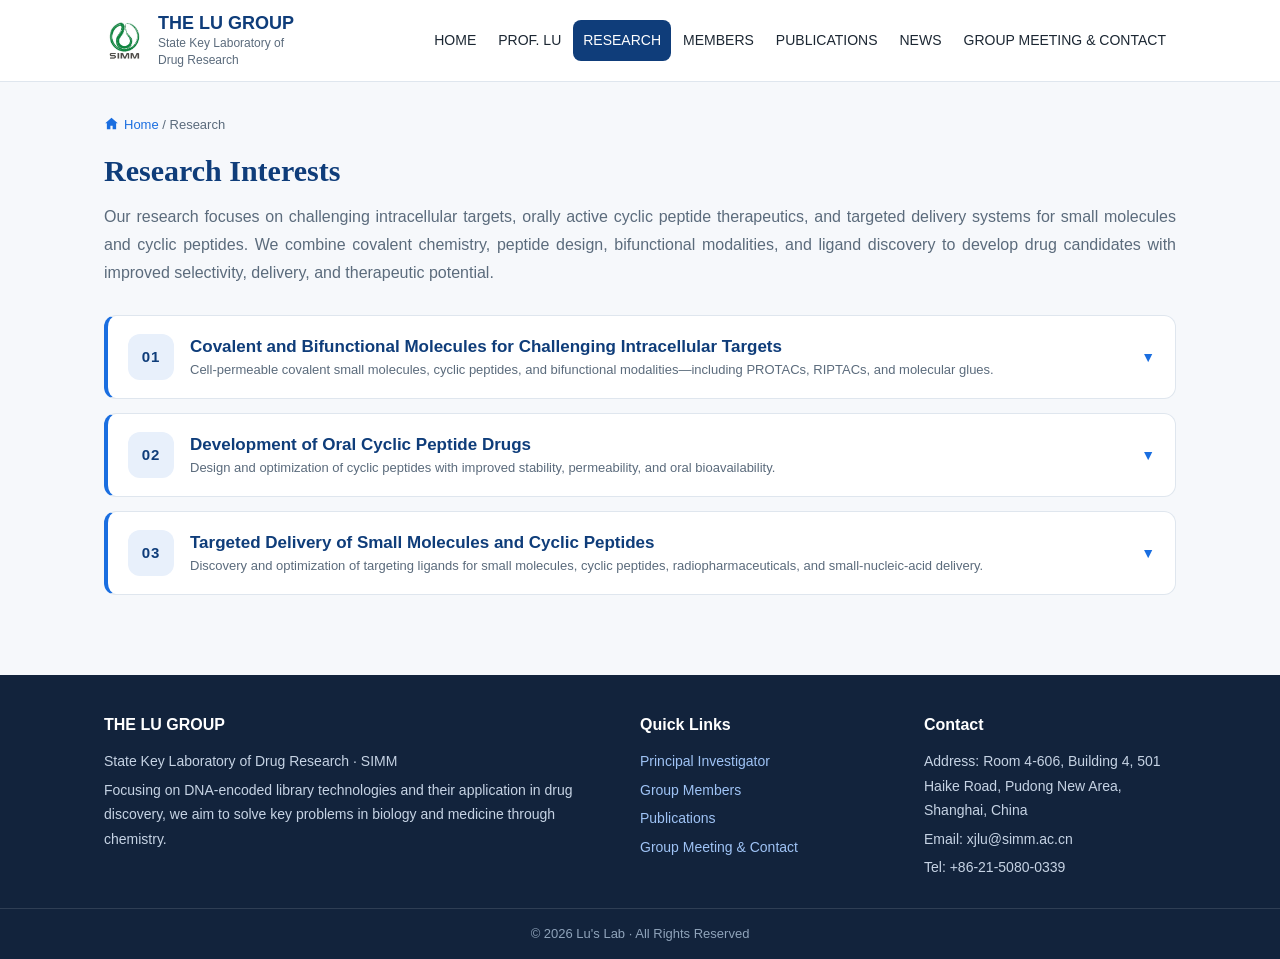
<file: research.html>
<!DOCTYPE html>
<html lang="zh-CN">
<head>
<meta charset="UTF-8">
<meta name="viewport" content="width=device-width, initial-scale=1.0">
<title>Research | THE LU GROUP</title>
<meta name="description" content="The Lu Group at the Shanghai Institute of Materia Medica (SIMM) — covalent and bifunctional molecules, oral cyclic peptide drugs, and targeted delivery systems.">
<link rel="stylesheet" href="css/style.css">
</head>
<body>

<header class="site-header">
  <div class="header-inner">
    <a class="brand" href="index.html">
      <img class="brand-logo" src="images/SIMM.jpg" alt="SIMM">
      <div class="brand-name">
        <strong>THE LU GROUP</strong>
        <span>State Key Laboratory of <br>Drug Research</span>
      </div>
    </a>
    <button class="nav-toggle" id="navToggle" aria-label="打开菜单">☰</button>
    <nav class="main-nav" id="mainNav">
      <ul>
        <li><a href="index.html">HOME</a></li>
        <li><a href="professor.html">PROF. LU</a></li>
        <li><a href="research.html" class="active">RESEARCH</a></li>
        <li><a href="members.html">MEMBERS</a></li>
        <li><a href="publications.html">PUBLICATIONS</a></li>
        <li><a href="news.html">NEWS</a></li>
        <li><a href="contact.html">GROUP MEETING & CONTACT</a></li>
      </ul>
    </nav>
  </div>
</header>



<main class="page">
  <div class="breadcrumb"><img class="bc-home-icon" src="images/home-icon.svg" alt="Home"><a href="index.html">Home</a> / Research</div>
  <div class="page-head">
    <h1>Research Interests</h1>
    <p>Our research focuses on challenging intracellular targets, orally active cyclic peptide therapeutics, and targeted delivery systems for small molecules and cyclic peptides. We combine covalent chemistry, peptide design, bifunctional modalities, and ligand discovery to develop drug candidates with improved selectivity, delivery, and therapeutic potential.</p>
  </div>

  <div class="dir-accordion" id="dirAccordion">

    <div class="dir-block" id="dir-1">
      <button class="dir-head" type="button" aria-expanded="false">
        <span class="dir-icon" aria-hidden="true">01</span>
        <span class="dir-head-text">
          <strong>Covalent and Bifunctional Molecules for Challenging Intracellular Targets</strong>
          <small>Cell-permeable covalent small molecules, cyclic peptides, and bifunctional modalities—including PROTACs, RIPTACs, and molecular glues.</small>
        </span>
        <span class="dir-arrow" aria-hidden="true">&#9660;</span>
      </button>
      <div class="dir-body">
        <div class="dir-body-inner">
          <div class="dir-figure">
            <img src="images/research-1.png" alt="Covalent and bifunctional molecules for challenging intracellular targets">
          </div>
          <p>We develop cell-permeable covalent small molecules, cyclic peptides, and bifunctional modalities for challenging intracellular targets. By integrating chemical proteomics, activity-based protein profiling, and covalent ligand discovery, we aim to identify selective binders and functional modulators for biologically important proteins that are difficult to address with conventional approaches.</p>
          <p>Our current efforts include the discovery of covalent inhibitors and the development of targeted protein-modulation strategies based on PROTACs, RIPTACs, and molecular glues.</p>
          <h4 class="dir-pubs-title">Selected Publications</h4>
          <ul class="dir-pubs">
            <li><span class="dir-pub-year">2023</span><span class="dir-pub-text"><a href="publications.html#pub-abpp-codel"><em>J. Am. Chem. Soc.</em> 2023, 25283–25292.</a></span></li>
            <li><span class="dir-pub-year">2024</span><span class="dir-pub-text"><a href="publications.html#pub-codel-workflow"><em>J. Am. Chem. Soc.</em> 2024, 33983–33996.</a></span></li>
            <li><span class="dir-pub-year">2025</span><span class="dir-pub-text"><a href="publications.html#pub-residue"><em>J. Am. Chem. Soc.</em> 2025, 15469–15481.</a></span></li>
            <li><span class="dir-pub-year">2025</span><span class="dir-pub-text"><a href="publications.html#pub-proteome"><em>Angew. Chem. Int. Ed.</em> 2025, e202505581.</a></span></li>
          </ul>
          <div class="dir-tags"><span>Intracellular targets</span><span>Covalent ligands</span><span>PROTACs</span><span>RIPTACs</span><span>Molecular glues</span></div>
        </div>
      </div>
    </div>

    <div class="dir-block" id="dir-2">
      <button class="dir-head" type="button" aria-expanded="false">
        <span class="dir-icon" aria-hidden="true">02</span>
        <span class="dir-head-text">
          <strong>Development of Oral Cyclic Peptide Drugs</strong>
          <small>Design and optimization of cyclic peptides with improved stability, permeability, and oral bioavailability.</small>
        </span>
        <span class="dir-arrow" aria-hidden="true">&#9660;</span>
      </button>
      <div class="dir-body">
        <div class="dir-body-inner">
          <div class="dir-figure">
            <img src="images/research-2.png" alt="Development of oral cyclic peptide drugs">
          </div>
          <p>We design and synthesize cyclic peptides using diverse macrocyclization strategies, including thioether, disulfide, S-arylation, and three-component cyclization. These approaches enable the exploration of conformationally constrained peptides with improved affinity, selectivity, stability, and drug-like properties.</p>
          <p>Our long-term goal is to develop orally active cyclic peptide therapeutics by integrating macrocycle design, medicinal chemistry, conformational control, permeability optimization, and in vivo evaluation.</p>
          <h4 class="dir-pubs-title">Selected Publications</h4>
          <ul class="dir-pubs">
            <li><span class="dir-pub-year">2021</span><span class="dir-pub-text"><a href="publications.html#pub-cyclic-peptide-2021"><em>Chem. Sci.</em> 2021.</a></span></li>
            <li><span class="dir-pub-year">2024</span><span class="dir-pub-text"><a href="publications.html#pub-macrocyclic-2024"><em>Org. Lett.</em> 2024, 26, 2763–2767.</a></span></li>
            <li><span class="dir-pub-year">2025</span><span class="dir-pub-text"><a href="publications.html#pub-cyclic-peptide-2025"><em>JACS Au</em> 2025, 5, 3399–3407.</a></span></li>
          </ul>
          <div class="dir-tags"><span>Cyclic peptides</span><span>Macrocyclization</span><span>Permeability</span><span>Oral bioavailability</span></div>
        </div>
      </div>
    </div>

    <div class="dir-block" id="dir-3">
      <button class="dir-head" type="button" aria-expanded="false">
        <span class="dir-icon" aria-hidden="true">03</span>
        <span class="dir-head-text">
          <strong>Targeted Delivery of Small Molecules and Cyclic Peptides</strong>
          <small>Discovery and optimization of targeting ligands for small molecules, cyclic peptides, radiopharmaceuticals, and small-nucleic-acid delivery.</small>
        </span>
        <span class="dir-arrow" aria-hidden="true">&#9660;</span>
      </button>
      <div class="dir-body">
        <div class="dir-body-inner">
          <div class="dir-figure">
            <img src="images/research-3.png" alt="Targeted delivery of small molecules and cyclic peptides">
          </div>
          <p>We discover and optimize targeting ligands that can selectively deliver small molecules and cyclic peptides to disease-relevant cells and tissues. Our research combines ligand discovery, chemical biology, and molecular design to improve tissue selectivity, cellular uptake, and therapeutic performance.</p>
          <p>Current interests include targeted radiopharmaceutical delivery and the discovery of ligands for small-nucleic-acid delivery. These efforts are intended to establish adaptable molecular platforms for selective delivery and next-generation therapeutics.</p>
          <h4 class="dir-pubs-title">Selected Publications</h4>
          <ul class="dir-pubs">
            <li><span class="dir-pub-year">2023</span><span class="dir-pub-text"><a href="publications.html#pub-glycoconjugate-2023"><em>Bioconjugate Chem.</em> 2023.</a></span></li>
            <li><span class="dir-pub-year">2023</span><span class="dir-pub-text"><a href="publications.html#pub-s-glycosyl-2023"><em>Org. Lett.</em> 2023.</a></span></li>
            <li><span class="dir-pub-year">2025</span><span class="dir-pub-text"><a href="publications.html#pub-live-cell-del"><em>Angew. Chem. Int. Ed.</em> 2025, e202421172.</a></span></li>
          </ul>
          <div class="dir-tags"><span>Targeting ligands</span><span>Cell-selective delivery</span><span>Radiopharmaceuticals</span><span>Small-nucleic-acid delivery</span></div>
        </div>
      </div>
    </div>
  </div></main>

<footer class="site-footer">
  <div class="footer-inner">
    <div>
      <h4>THE LU GROUP</h4>
      <p>State Key Laboratory of Drug Research · SIMM </p>
      <p>Focusing on DNA-encoded library technologies and their application in drug discovery, we aim to solve key problems in biology and medicine through chemistry.</p>
    </div>
    <div>
      <h4>Quick Links</h4>
      <p><a href="professor.html">Principal Investigator</a></p>
      <p><a href="members.html">Group Members</a></p>
      <p><a href="publications.html">Publications</a></p>
      <p><a href="contact.html">Group Meeting & Contact</a></p>
    </div>
    <div>
      <h4>Contact</h4>
      <p>Address: Room 4-606, Building 4, 501 Haike Road, Pudong New Area, Shanghai, China</p>
      <p>Email: xjlu@simm.ac.cn</p>
      <p>Tel: +86-21-5080-0339</p>
    </div>
  </div>
  <div class="footer-bottom">© 2026 Lu's Lab · All Rights Reserved</div>
</footer>

<script src="js/main.js"></script>
</body>
</html>
</file>
<file: css/style.css>
/* ============ 鍩虹鍙橀噺涓庨噸缃?============ */
:root {
  --primary: #0f3d7a;
  --primary-light: #1a6ee0;
  --primary-soft: #e8f0fb;
  --ink: #1c2733;
  --muted: #5b6b7c;
  --line: #dfe6ee;
  --bg: #f6f8fb;
  --card: #ffffff;
  --accent: #c9a227;
  --radius: 12px;
  --shadow: 0 4px 18px rgba(15, 61, 122, 0.08);
  --maxw: 1120px;
}

* { box-sizing: border-box; }
html { scroll-behavior: smooth; }
body {
  margin: 0;
  font-family: "Segoe UI", Arial, Helvetica, sans-serif;
  color: var(--ink);
  background: var(--bg);
  line-height: 1.75;
  font-size: 16px;
}
h1, h2, h3, .hero h1, .section-title {
  font-family: Georgia, "Times New Roman", serif;
}
img { max-width: 100%; display: block; }
a { color: var(--primary-light); text-decoration: none; }
a:hover { text-decoration: underline; }

/* ============ 椤堕儴鏍?============ */
.site-header {
  position: sticky; top: 0; z-index: 50;
  background: rgba(255, 255, 255, 0.96);
  backdrop-filter: blur(8px);
  border-bottom: 1px solid var(--line);
}
.header-inner {
  max-width: var(--maxw); margin: 0 auto; padding: 12px 24px;
  display: flex; align-items: center; justify-content: space-between; gap: 16px; flex-wrap: wrap;
}
.brand { display: flex; align-items: center; gap: 12px; min-width: 0; flex: 1 1 auto; }
.brand-mark {
  width: 42px; height: 42px; flex: 0 0 42px; border-radius: 10px;
  background: linear-gradient(135deg, var(--primary), var(--primary-light));
  color: #fff; display: flex; align-items: center; justify-content: center;
  font-size: 20px; font-weight: 700; letter-spacing: 1px;
}
.brand-name { line-height: 1.3; min-width: 0; max-width: 520px; }
.brand-name strong { font-size: 18px; color: var(--primary); white-space: nowrap; }
.brand-name span { font-size: 12px; color: var(--muted); display: block; white-space: normal; line-height: 1.4; }

.main-nav ul { list-style: none; margin: 0; padding: 0; display: flex; flex-wrap: wrap; justify-content: flex-end; gap: 2px; align-items: center; }
.main-nav a {
  display: block; padding: 8px 10px; border-radius: 8px;
  color: var(--ink); font-size: 14px; font-weight: 500;
}
.main-nav a:hover { background: var(--primary-soft); color: var(--primary); text-decoration: none; }
.main-nav a.active { background: var(--primary); color: #fff; }
.main-nav { margin-left: auto; }
.nav-toggle {
  display: none; border: 1px solid var(--line); background: #fff; border-radius: 8px;
  padding: 6px 10px; font-size: 18px; cursor: pointer; color: var(--primary);
}

/* ============ 椤佃剼 ============ */
.site-footer { background: #12233c; color: #c6d3e4; margin-top: 64px; }
.footer-inner {
  max-width: var(--maxw); margin: 0 auto; padding: 36px 24px 24px;
  display: grid; grid-template-columns: 2fr 1fr 1fr; gap: 32px;
}
.footer-inner h4 { color: #fff; margin: 0 0 10px; font-size: 16px; }
.footer-inner p { margin: 4px 0; font-size: 14px; }
.footer-inner a { color: #9fc3f5; }
.footer-bottom { border-top: 1px solid rgba(255,255,255,0.12); text-align: center; padding: 14px; font-size: 13px; color: #8fa3ba; }

/* ============ 閫氱敤甯冨眬 ============ */
.page { max-width: var(--maxw); margin: 0 auto; padding: 32px 24px 8px; }
.page-head { margin-bottom: 28px; }
.page-head h1 { font-size: 30px; margin: 0 0 6px; color: var(--primary); }
.page-head p { margin: 0; color: var(--muted); text-align: justify; }
.breadcrumb { font-size: 13px; color: var(--muted); margin-bottom: 8px; }
.breadcrumb .bc-home-icon { display: inline; width: 15px; height: 15px; vertical-align: -2px; margin-right: 5px; }
.breadcrumb a { color: var(--primary-light); }
.about-quote {
  font-family: "Segoe UI", "Helvetica Neue", Arial, sans-serif;
  font-size: 26px;
  line-height: 1.8;
  color: var(--primary);
  text-align: center;
  margin: 18px 0;
}

/* ============ 棣栭〉 Hero ============ */
.hero {
  background:
    radial-gradient(1000px 400px at 85% -10%, rgba(26,110,224,0.35), transparent 60%),
    linear-gradient(120deg, #0b2f5e 0%, #0f3d7a 55%, #14539c 100%);
  color: #fff; position: relative; overflow: hidden;
}
.hero::after {
  content: ""; position: absolute; inset: 0;
  background-image: radial-gradient(rgba(255,255,255,0.12) 1px, transparent 1px);
  background-size: 26px 26px; pointer-events: none;
}
.hero-inner { max-width: var(--maxw); margin: 0 auto; padding: 72px 24px 56px; position: relative; z-index: 1; }
.hero h1 { font-size: 42px; margin: 0 0 10px; letter-spacing: 1px; }
.hero .tagline { font-size: 19px; opacity: 0.92; margin: 0 0 6px; font-weight: 500; }
.hero .tagline-en { font-size: 14px; opacity: 0.7; letter-spacing: 2px; text-transform: uppercase; margin: 0 0 22px; }
.hero .intro { max-width: 720px; font-size: 16px; opacity: 0.9; margin: 0 0 26px; }
.hero-btns { display: flex; gap: 12px; flex-wrap: wrap; }
.btn {
  display: inline-block; padding: 10px 22px; border-radius: 999px; font-weight: 600; font-size: 15px;
  background: #fff; color: var(--primary); transition: transform 0.15s ease, box-shadow 0.15s ease;
}
.btn:hover { transform: translateY(-1px); box-shadow: 0 8px 20px rgba(0,0,0,0.18); text-decoration: none; }
.btn.ghost { background: transparent; color: #fff; border: 1.5px solid rgba(255,255,255,0.75); }
.btn.ghost:hover { background: rgba(255,255,255,0.12); }

/* ============ 鍖哄潡 ============ */
.section { margin: 48px 0; }
.section-title {
  display: flex; align-items: center; gap: 10px;
  font-size: 24px; color: var(--primary); margin: 0 0 20px;
}
.section-title::before { content: ""; width: 6px; height: 24px; background: var(--primary-light); border-radius: 3px; }
.section-title .more { margin-left: auto; font-size: 14px; font-weight: 500; }
.research-overview {
  max-width: none;
  width: 100%;
  margin: -8px 0 22px;
  color: var(--muted);
  text-align: justify;
}

/* ============ 鍗＄墖缃戞牸 ============ */
.grid { display: grid; gap: 20px; }
.grid.cols-3 { grid-template-columns: repeat(3, 1fr); }
.grid.cols-4 { grid-template-columns: repeat(4, 1fr); }
.grid.cols-2 { grid-template-columns: repeat(2, 1fr); }
.card {
  background: var(--card); border: 1px solid var(--line); border-radius: var(--radius);
  padding: 22px; box-shadow: var(--shadow); transition: transform 0.15s ease, box-shadow 0.15s ease;
}
.card:hover { transform: translateY(-3px); box-shadow: 0 10px 26px rgba(15,61,122,0.14); }
.card h3 { margin: 0 0 8px; font-size: 18px; color: var(--primary); }
.card p { margin: 0; color: var(--muted); font-size: 14.5px; }
.card .tag { display: inline-block; font-size: 12px; color: var(--primary-light); background: var(--primary-soft); border-radius: 999px; padding: 2px 10px; margin-bottom: 10px; }

/* ============ 棣栭〉 鐮旂┒鏂瑰悜鍗?============ */
.dir-home {
  display: block; overflow: hidden; border-radius: var(--radius);
  background: var(--card); border: 1px solid var(--line);
  box-shadow: var(--shadow); transition: transform 0.15s ease, box-shadow 0.15s ease;
  text-decoration: none;
}
.dir-home:hover { transform: translateY(-3px); box-shadow: 0 10px 26px rgba(15,61,122,0.14); }
.dir-home .dir-home-img {
  display: flex; align-items: center; justify-content: center;
  height: 150px; padding: 10px; overflow: hidden;
  background: #fff !important;
}
.dir-home .dir-home-img img { max-width: 100%; max-height: 100%; width: auto; height: auto; object-fit: contain; }
.dir-home .dir-home-title {
  display: block; padding: 10px 10px 12px; color: var(--primary);
  font-size: 14.5px; font-weight: 600; text-align: center; line-height: 1.4;
}

/* ============ 鎴愬憳 ============ */
.member-grid { display: grid; gap: 22px; grid-template-columns: repeat(auto-fill, minmax(200px, 1fr)); }
.member-card { background: var(--card); border: 1px solid var(--line); border-radius: 10px; padding: 14px 14px 18px; text-align: center; }
.member-photo {
  aspect-ratio: 3 / 4;
  border-radius: 8px;
  overflow: hidden;
  background: linear-gradient(160deg, #eef3fb, #dbe6f6);
  display: flex;
  align-items: center;
  justify-content: center;
  margin-bottom: 14px;
}
.member-photo img {
  width: 100%;
  height: 100%;
  object-fit: cover;
  object-position: center top;
  display: block;
  transition: transform 0.35s ease;
}
.xin-wen-card .member-photo { aspect-ratio: 1 / 1; }
.xin-wen-card .member-photo img { object-fit: contain; transform: scale(0.9); }
.member-card .name { font-weight: 700; font-size: 16px; }
.member-card .role { color: var(--primary-light); font-size: 13px; font-weight: 600; margin: 3px 0; }
.member-card .note { color: var(--muted); font-size: 13px; margin: 4px 0 0; }
.member-card .email { color: var(--muted); font-size: 12px; margin: 3px 0 0; word-break: break-all; }
.group-label { font-size: 19px; color: var(--primary); font-weight: 700; margin: 40px 0 14px; padding-left: 12px; border-left: 4px solid var(--primary-light); }

/* Member category tabs */
.member-tabs {
  display: grid;
  grid-template-columns: repeat(3, minmax(0, 1fr));
  margin: 28px 0 34px;
  background: #dcecf2;
  border-radius: 8px;
  overflow: hidden;
  box-shadow: 0 8px 20px rgba(15, 61, 122, 0.14);
}
.member-tab {
  padding: 16px 20px;
  color: var(--primary);
  text-align: center;
  font-family: Georgia, "Times New Roman", serif;
  font-size: 20px;
  font-weight: 700;
  text-decoration: none;
  border-right: 1px solid rgba(255,255,255,0.35);
  transition: background 0.2s ease, color 0.2s ease;
}
.member-tab:last-child { border-right: none; }
.member-tab:hover { background: #c8e1e9; }
.member-tab.active { background: var(--primary); color: #fff; }
#graduate-students, #staff, #group-alumni { scroll-margin-top: 24px; }
@media (max-width: 600px) {
  .member-tabs { grid-template-columns: 1fr; }
  .member-tab { padding: 13px 10px; font-size: 16px; }
}

/* ============ 璁烘枃鍒楄〃 ============ */
.pub-list { list-style: none; margin: 0; padding: 0; display: grid; gap: 14px; }
.pub-item {
  background: var(--card); border: 1px solid var(--line); border-left: 4px solid var(--primary-light);
  border-radius: var(--radius); padding: 18px 20px; box-shadow: var(--shadow);
  scroll-margin-top: 96px;
}
.pub-item .pub-title { font-weight: 700; font-size: 16px; margin: 0 0 6px; }
.pub-item .pub-authors { color: var(--muted); font-size: 14px; margin: 0 0 4px; }
.pub-item .pub-meta { color: var(--primary-light); font-size: 13.5px; font-weight: 600; margin: 0 0 6px; }
.pub-item .pub-abs { color: var(--muted); font-size: 14px; line-height: 1.7; text-align: justify; margin: 14px 0 0; }
.pub-item .pub-abs.hidden { display: none; }
.pub-year { font-size: 22px; color: var(--primary); font-weight: 800; margin: 34px 0 12px; }

/* ============ 鏂伴椈鍒楄〃 ============ */
.news-list { list-style: none; margin: 0; padding: 0; display: grid; gap: 14px; }
.news-item {
  background: var(--card); border: 1px solid var(--line); border-radius: var(--radius);
  padding: 18px 20px; box-shadow: var(--shadow); display: flex; gap: 16px; align-items: flex-start;
}
.news-date {
  flex: 0 0 84px; text-align: center; border-radius: 10px; padding: 8px 4px;
  background: var(--primary-soft); color: var(--primary); line-height: 1.2;
}
.news-date .d { font-size: 24px; font-weight: 800; }
.news-date .m { font-size: 13px; }
.news-item h3 { margin: 0 0 6px; font-size: 17px; }
.news-item h3 a { color: var(--ink); }
.news-item h3 a:hover { color: var(--primary-light); }
.news-item p { margin: 0; color: var(--muted); font-size: 14px; text-align: justify; }
.news-figure {
  width: min(100%, 760px);
  aspect-ratio: 16 / 9;
  margin: 10px 0 10px;
  padding: 8px;
  overflow: hidden;
  background: #fff;
  border: 0;
  border-radius: 8px;
}
.news-figure img {
  width: 100%;
  height: 100%;
  object-fit: contain;
  border: 0;
  border-radius: 5px;
}


/* ============ 璇︽儏椤垫帓鐗?============ */
.prose { background: var(--card); border: 1px solid var(--line); border-radius: var(--radius); padding: 28px; box-shadow: var(--shadow); }
.prose > p { text-align: justify; }
.prose h2 { color: var(--primary); font-size: 21px; margin: 28px 0 12px; padding-bottom: 8px; border-bottom: 1px solid var(--line); }
.prose h2:first-child { margin-top: 0; }
.prose ul { padding-left: 22px; }
.prose ul.no-bullet { list-style: none; padding-left: 0; }
.prose li { margin: 6px 0; }
.prose .kv { display: grid; grid-template-columns: 110px 1fr; gap: 8px 16px; margin: 8px 0; }
.prose .kv b { color: var(--primary); }
.contact-card { display: flex; gap: 24px; align-items: flex-start; flex-wrap: wrap; }
.contact-photo {
  width: 220px; border-radius: var(--radius); overflow: hidden; flex: 0 0 220px;
  background: linear-gradient(135deg, #d9e6f7, #b9d2ee);
}
.contact-photo img { width: 100%; height: 260px; object-fit: cover; }
.contact-photo .ph-note { padding: 8px; font-size: 12px; color: var(--muted); text-align: center; }

/* ============ 鐮旂┒鏂瑰悜椤?============ */
.dir-card { display: grid; grid-template-columns: 56px 1fr; gap: 16px; align-items: start; }
.dir-icon {
  width: 56px; height: 56px; border-radius: 14px; background: var(--primary-soft); color: var(--primary);
  font-size: 26px; display: flex; align-items: center; justify-content: center;
}
.dir-card h3 { margin: 0 0 6px; }
.dir-card p { color: var(--muted); font-size: 14.5px; margin: 0; }

/* ============ 楂樹寒鍏憡鏉?============ */
.highlight-bar {
  background: linear-gradient(90deg, #fff8e6, #fffdf5); border: 1px solid #f0dfae;
  border-radius: var(--radius); padding: 16px 20px; margin-bottom: 8px;
  display: flex; gap: 12px; align-items: flex-start;
}
.highlight-bar .ic { font-size: 20px; }
.highlight-bar b { color: #8a6d1a; }

/* ============ 鍝嶅簲寮?============ */
@media (max-width: 960px) {
  .nav-toggle { display: block; }
  .main-nav { display: none; width: 100%; }
  .main-nav.open { display: block; }
  .header-inner { flex-wrap: wrap; }
  .main-nav ul { flex-direction: column; align-items: stretch; gap: 2px; }
}
@media (max-width: 900px) {
  .grid.cols-3, .grid.cols-4, .grid.cols-2 { grid-template-columns: repeat(2, 1fr); }
  .footer-inner { grid-template-columns: 1fr; gap: 20px; }
}
@media (max-width: 640px) {
  .nav-toggle { display: block; }
  .main-nav { display: none; width: 100%; }
  .main-nav.open { display: block; }
  .header-inner { flex-wrap: wrap; }
  .main-nav ul { flex-direction: column; align-items: stretch; gap: 2px; }
  .grid.cols-3, .grid.cols-4, .grid.cols-2 { grid-template-columns: 1fr; }
  .hero h1 { font-size: 30px; }
  .news-item { flex-direction: column; }
  .contact-card { flex-direction: column; }
  .prose .kv { grid-template-columns: 1fr; gap: 2px; }
}
/* ============ 棣栭〉婊氬姩鍥剧墖鏀炬槧 ============ */
.carousel { position: relative; overflow: hidden; }
.carousel-viewport { position: relative; height: 480px; }
.carousel-slide {
  position: absolute; inset: 0; opacity: 0;
  transition: opacity 0.8s ease; pointer-events: none;
}
.carousel-slide.active { opacity: 1; z-index: 1; pointer-events: auto; }
.carousel-slide img { width: 100%; height: 100%; object-fit: cover; }
.carousel-slide.slide-fit img { width: auto; height: 100%; max-width: 100%; margin: 0 auto; object-fit: contain; }
/* Keep the first group portrait focused on faces and upper bodies. */
.carousel-slide:first-child img { object-position: center 30%; transform-origin: center 30%; transform: scale(1.08); }
.carousel-slide:first-child.active img { animation: home-one-upper-body 7s ease-out forwards; }
@keyframes home-one-upper-body {
  from { transform: scale(1.08); }
  to { transform: scale(1.16); }
}
.carousel-caption {
  position: absolute; left: 0; right: 0; bottom: 0;
  padding: 56px 28px 22px;
  background: linear-gradient(transparent, rgba(0,0,0,0.68));
  color: #fff;
}
.carousel-caption h2 { margin: 0 0 6px; font-size: 28px; }
.carousel-caption p { margin: 0; font-size: 15px; opacity: 0.92; }
.carousel-arrow {
  position: absolute; top: 50%; transform: translateY(-50%); z-index: 2;
  width: 44px; height: 44px; border-radius: 50%; border: none; cursor: pointer;
  background: rgba(255,255,255,0.85); color: #0f3d7a; font-size: 26px; line-height: 1;
}
.carousel-arrow.prev { left: 16px; }
.carousel-arrow.next { right: 16px; }
.carousel-arrow:hover { background: #fff; }
.carousel-dots {
  position: absolute; right: 22px; bottom: 16px; z-index: 2;
  display: flex; gap: 8px;
}
.carousel-dots button {
  width: 10px; height: 10px; border-radius: 50%; border: none; padding: 0; cursor: pointer;
  background: rgba(255,255,255,0.5);
}
.carousel-dots button.active { background: #fff; transform: scale(1.25); }
@media (max-width: 640px) {
  .carousel-viewport { height: 300px; }
  .carousel-caption h2 { font-size: 20px; }
  .carousel-slide:first-child img { object-position: center 24%; transform-origin: center 24%; transform: scale(1.36); }
  .carousel-slide:first-child.active img { animation-name: home-one-upper-body-mobile; }
}
@keyframes home-one-upper-body-mobile {
  from { transform: scale(1.36); }
  to { transform: scale(1.44); }
}
.brand-logo {
  width: 42px;
  height: 42px;
  object-fit: contain;
}

/* ============ 建设中提示条 ============ */
.construction-bar {
  background: #fff7e0;
  border-bottom: 1px solid #f0dfae;
  color: #8a6d1a;
  text-align: center;
  padding: 8px 16px;
  font-size: 14px;
  font-weight: 600;
}


/* ============================================================
   Animations: scroll reveal + hover polish
   (added for Tsinghua-style page motion)
   ============================================================ */
body.anim-ready .reveal {
  opacity: 0;
  translate: 0 26px;
  transition:
    opacity 0.7s ease,
    translate 0.7s ease,
    transform 0.25s ease,
    box-shadow 0.25s ease,
    border-color 0.25s ease;
}
body.anim-ready .reveal.in-view {
  opacity: 1;
  translate: 0 0;
}
body.anim-ready .reveal:hover {
  transition-delay: 0ms;
}

/* Hover lift effects */
.card {
  transition: transform 0.25s ease, box-shadow 0.25s ease, border-color 0.25s ease;
}
.card:hover {
  transform: translateY(-6px);
  box-shadow: 0 14px 30px rgba(15, 61, 122, 0.16);
  border-color: #c6d8ef;
}
.news-item, .pub-item, .member-card {
  transition: transform 0.25s ease, box-shadow 0.25s ease, border-color 0.25s ease;
}
.news-item:hover, .pub-item:hover {
  transform: translateY(-4px);
  box-shadow: 0 10px 24px rgba(15, 61, 122, 0.12);
  border-color: #c6d8ef;
}
.pub-item:hover {
  border-left-color: var(--accent);
}

.pub-item.pub-flash {
  animation: pub-flash 1.8s ease-out;
}
@keyframes pub-flash {
  0% { box-shadow: 0 0 0 0 rgba(26, 110, 224, 0.45); }
  100% { box-shadow: 0 0 0 16px rgba(26, 110, 224, 0); }
}
.member-card:hover {
  transform: translateY(-4px);
  box-shadow: 0 10px 24px rgba(15, 61, 122, 0.10);
  border-color: #dbe4f0;
}
.news-item h3 a {
  transition: color 0.2s ease;
}
.news-item:hover h3 a {
  color: var(--primary-light);
}
.member-card:hover .member-photo img {
  transform: scale(1.04);
}
.dir-icon {
  transition: transform 0.3s ease;
}
.dir-card:hover .dir-icon {
  transform: scale(1.1) rotate(-6deg);
}
.section-title .more {
  display: inline-block;
  transition: transform 0.2s ease, color 0.2s ease;
}
.section-title .more:hover {
  transform: translateX(4px);
  color: var(--primary);
}

/* Carousel: Ken Burns slow zoom + caption rise */
.carousel-slide {
  background: linear-gradient(135deg, #0b2f5e, #1a6ee0);
}
.carousel-slide.active img {
  animation: kenburns 7s ease-out forwards;
}
@keyframes kenburns {
  from { transform: scale(1); }
  to   { transform: scale(1.08); }
}
.carousel-slide.active .carousel-caption h2,
.carousel-slide.active .carousel-caption p {
  animation: caption-rise 0.8s ease both;
}
.carousel-slide.active .carousel-caption p {
  animation-delay: 0.15s;
}
@keyframes caption-rise {
  from { opacity: 0; transform: translateY(16px); }
  to   { opacity: 1; transform: translateY(0); }
}

/* Respect reduced-motion preference */
@media (prefers-reduced-motion: reduce) {
  body.anim-ready .reveal {
    opacity: 1;
    translate: none;
    transition: none;
  }
  .carousel-slide.active img,
  .carousel-slide.active .carousel-caption h2,
  .carousel-slide.active .carousel-caption p {
    animation: none;
  }
}

/* ============================================================
   Research accordion: click a direction to expand its details
   ============================================================ */
.dir-accordion {
  display: flex;
  flex-direction: column;
  gap: 14px;
  margin: 26px 0 8px;
}

.dir-block {
  background: var(--card);
  border: 1px solid var(--line);
  border-left: 4px solid var(--primary-light);
  border-radius: var(--radius);
  overflow: hidden;
  transition: box-shadow 0.25s ease, border-color 0.25s ease;
}
.dir-block:hover {
  box-shadow: var(--shadow);
}
.dir-block.open {
  border-left-color: var(--accent);
  box-shadow: 0 10px 28px rgba(15, 61, 122, 0.12);
}

.dir-head {
  width: 100%;
  display: flex;
  align-items: center;
  gap: 16px;
  padding: 18px 20px;
  background: none;
  border: none;
  cursor: pointer;
  text-align: left;
  color: var(--ink);
  font: inherit;
}
.dir-head:hover {
  background: var(--primary-soft);
}

.dir-icon {
  flex: 0 0 46px;
  width: 46px;
  height: 46px;
  border-radius: 12px;
  background: var(--primary-soft);
  color: var(--primary);
  display: flex;
  align-items: center;
  justify-content: center;
  font-size: 22px;
  transition: transform 0.3s ease, background 0.3s ease, color 0.3s ease;
}
.dir-head:hover .dir-icon {
  transform: scale(1.08);
}
.dir-block.open .dir-icon {
  background: var(--primary);
  color: #fff;
}

.dir-head-text {
  flex: 1;
  min-width: 0;
  display: block;
  line-height: 1.4;
}
.dir-head-text strong {
  display: block;
  font-size: 17px;
  color: var(--primary);
  margin-bottom: 2px;
}
.dir-head-text small {
  display: block;
  font-size: 13px;
  color: var(--muted);
}

.dir-arrow {
  flex: 0 0 auto;
  font-size: 14px;
  color: var(--primary-light);
  transition: transform 0.3s ease;
}
.dir-block.open .dir-arrow {
  transform: rotate(180deg);
}

.dir-body {
  display: none;
}
.dir-block.open .dir-body {
  display: block;
  animation: dir-fade-in 0.3s ease;
}
.dir-body-inner {
  padding: 14px 20px 20px 82px;
  border-top: 1px dashed var(--line);
}
.dir-body-inner p {
  margin: 0 0 10px;
  color: var(--ink);
  font-size: 15px;
  text-align: justify;
}
.dir-body-inner p:last-child {
  margin-bottom: 0;
}

.dir-tags {
  margin-top: 12px;
  display: flex;
  flex-wrap: wrap;
  gap: 8px;
}
.dir-tags span {
  display: inline-block;
  font-size: 12.5px;
  color: var(--primary-light);
  background: var(--primary-soft);
  border-radius: 999px;
  padding: 3px 12px;
}

@keyframes dir-fade-in {
  from { opacity: 0; transform: translateY(-6px); }
  to   { opacity: 1; transform: translateY(0); }
}

@media (max-width: 600px) {
  .dir-head {
    padding: 14px 14px;
    gap: 10px;
  }
  .dir-icon {
    flex-basis: 38px;
    width: 38px;
    height: 38px;
    font-size: 18px;
  }
  .dir-body-inner {
    padding-left: 14px;
  }
}

/* Research accordion v2: figure placeholder + per-direction publications */
.dir-figure {
  height: 210px;
  border-radius: 10px;
  overflow: hidden;
  background: linear-gradient(135deg, #d7e3f5, #eef4fc);
  display: flex;
  align-items: center;
  justify-content: center;
  margin-bottom: 16px;
}
.dir-figure img {
  width: 100%;
  height: 100%;
  object-fit: cover;
  display: block;
}
.dir-figure-ph {
  color: #8aa3c2;
  font-size: 14px;
  letter-spacing: 1px;
  text-align: center;
  padding: 0 16px;
}

.dir-body-inner {
  padding: 16px 20px 20px;
}

.dir-icon {
  font-size: 15px;
  font-weight: 700;
  letter-spacing: 1px;
}

.dir-pubs-title {
  margin: 18px 0 4px;
  padding-left: 12px;
  border-left: 4px solid var(--primary-light);
  color: var(--primary);
  font-size: 16px;
}
.dir-pubs {
  list-style: none;
  margin: 8px 0 0;
  padding: 0;
}
.dir-pubs li {
  display: flex;
  gap: 12px;
  padding: 10px 0;
  border-bottom: 1px dashed var(--line);
}
.dir-pubs li:last-child {
  border-bottom: none;
}
.dir-pub-year {
  flex: 0 0 50px;
  font-weight: 700;
  color: var(--primary-light);
  font-size: 14px;
}
.dir-pub-text {
  font-size: 14.5px;
  line-height: 1.6;
}
.dir-pub-text a {
  color: var(--ink);
}
.dir-pub-text a:hover {
  color: var(--primary-light);
  text-decoration: underline;
}
.dir-pub-text em {
  color: var(--muted);
}

@media (max-width: 600px) {
  .dir-figure {
    height: 150px;
  }
  .dir-body-inner {
    padding: 12px 14px 16px;
  }
}

/* Research figures: a consistent frame that keeps every source image complete */
.dir-figure {
  height: 210px;
  padding: 8px;
  border-radius: 10px;
  overflow: hidden;
  background: #fff;
  display: flex;
  align-items: center;
  justify-content: center;
  text-align: center;
}
.dir-figure img {
  width: 100%;
  max-width: 100%;
  height: 100%;
  max-height: 100%;
  object-fit: contain;
  border-radius: 8px;
  display: block;
}
@media (max-width: 600px) {
  .dir-figure {
    height: 180px;
  }
}

/* Home research cards: whole card clickable, keep card look */
a.dir-link {
  display: block;
  color: inherit;
  text-decoration: none;
}
a.dir-link:hover {
  text-decoration: none;
}
/* ============ Publications: DSpace-style list ============ */
.pub-toolbar {
  display: flex;
  flex-wrap: wrap;
  align-items: center;
  justify-content: space-between;
  gap: 12px;
  margin: 0 0 18px;
  padding: 14px 16px;
  background: var(--card);
  border: 1px solid var(--line);
  border-radius: var(--radius);
  box-shadow: var(--shadow);
}
.pub-filter {
  display: flex;
  flex-wrap: wrap;
  gap: 8px;
}
.pub-filter button {
  border: 1px solid var(--line);
  background: #fff;
  color: var(--ink);
  border-radius: 999px;
  padding: 6px 16px;
  font-size: 14px;
  cursor: pointer;
  transition: background 0.2s ease, color 0.2s ease, border-color 0.2s ease;
}
.pub-filter button:hover {
  border-color: var(--primary-light);
  color: var(--primary);
}
.pub-filter button.active {
  background: var(--primary);
  border-color: var(--primary);
  color: #fff;
  font-weight: 600;
}
.pub-count {
  margin: 0;
  font-size: 13.5px;
  color: var(--muted);
}
.pub-item.hidden,
.pub-year.hidden {
  display: none;
}

.pub-item .pub-head {
  margin-bottom: 8px;
}
.pub-tag {
  display: inline-block;
  font-size: 11.5px;
  font-weight: 600;
  letter-spacing: 0.5px;
  text-transform: uppercase;
  color: var(--primary-light);
  background: var(--primary-soft);
  border: 1px solid #cfe0f5;
  border-radius: 999px;
  padding: 2px 10px;
}
.pub-item .pub-title a {
  color: var(--ink);
  transition: color 0.2s ease;
}
.pub-item .pub-title a:hover {
  color: var(--primary-light);
  text-decoration: underline;
}
.pub-item .pub-meta em {
  font-style: italic;
  color: var(--ink);
}
.pub-item .pub-meta .pub-doi {
  font-weight: 400;
  color: var(--primary-light);
}

@media (max-width: 600px) {
  .pub-toolbar {
    flex-direction: column;
    align-items: stretch;
  }
  .pub-count {
    text-align: left;
  }
}
/* ============ Publications: year filter ============ */
.pub-year-filter {
  display: flex;
  flex-wrap: wrap;
  justify-content: center;
  gap: 10px;
  margin: 0 0 26px;
}
.pub-year-filter button {
  min-width: 56px;
  padding: 8px 18px;
  border: 1px solid var(--line);
  border-radius: 999px;
  background: var(--card);
  color: var(--ink);
  font-size: 14px;
  font-weight: 600;
  cursor: pointer;
  transition: background 0.2s ease, color 0.2s ease, border-color 0.2s ease;
}
.pub-year-filter button:hover:not(.active) {
  border-color: var(--primary-light);
  background: var(--primary-soft);
  color: var(--primary);
}
.pub-year-filter button.active {
  background: var(--primary);
  border-color: var(--primary);
  color: #fff;
}
.pub-empty {
  text-align: center;
  color: var(--muted);
  font-size: 14px;
  padding: 26px 0;
}
/* ============ Publications: pagination ============ */
.pagination {
  display: flex;
  justify-content: center;
  align-items: center;
  gap: 8px;
  margin: 28px 0 8px;
  flex-wrap: wrap;
}
.pagination button {
  min-width: 40px;
  height: 40px;
  padding: 0 14px;
  border: 1px solid var(--line);
  border-radius: 10px;
  background: var(--card);
  color: var(--ink);
  font-size: 15px;
  cursor: pointer;
  transition: background 0.2s ease, color 0.2s ease, border-color 0.2s ease;
}
.pagination button.page-nav {
  font-size: 14px;
}
.pagination button:hover:not(:disabled):not(.active) {
  border-color: var(--primary-light);
  color: var(--primary);
}
.pagination button.active {
  background: var(--primary);
  border-color: var(--primary);
  color: #fff;
  font-weight: 700;
}
.pagination button:disabled {
  opacity: 0.45;
  cursor: not-allowed;
}
</file>
